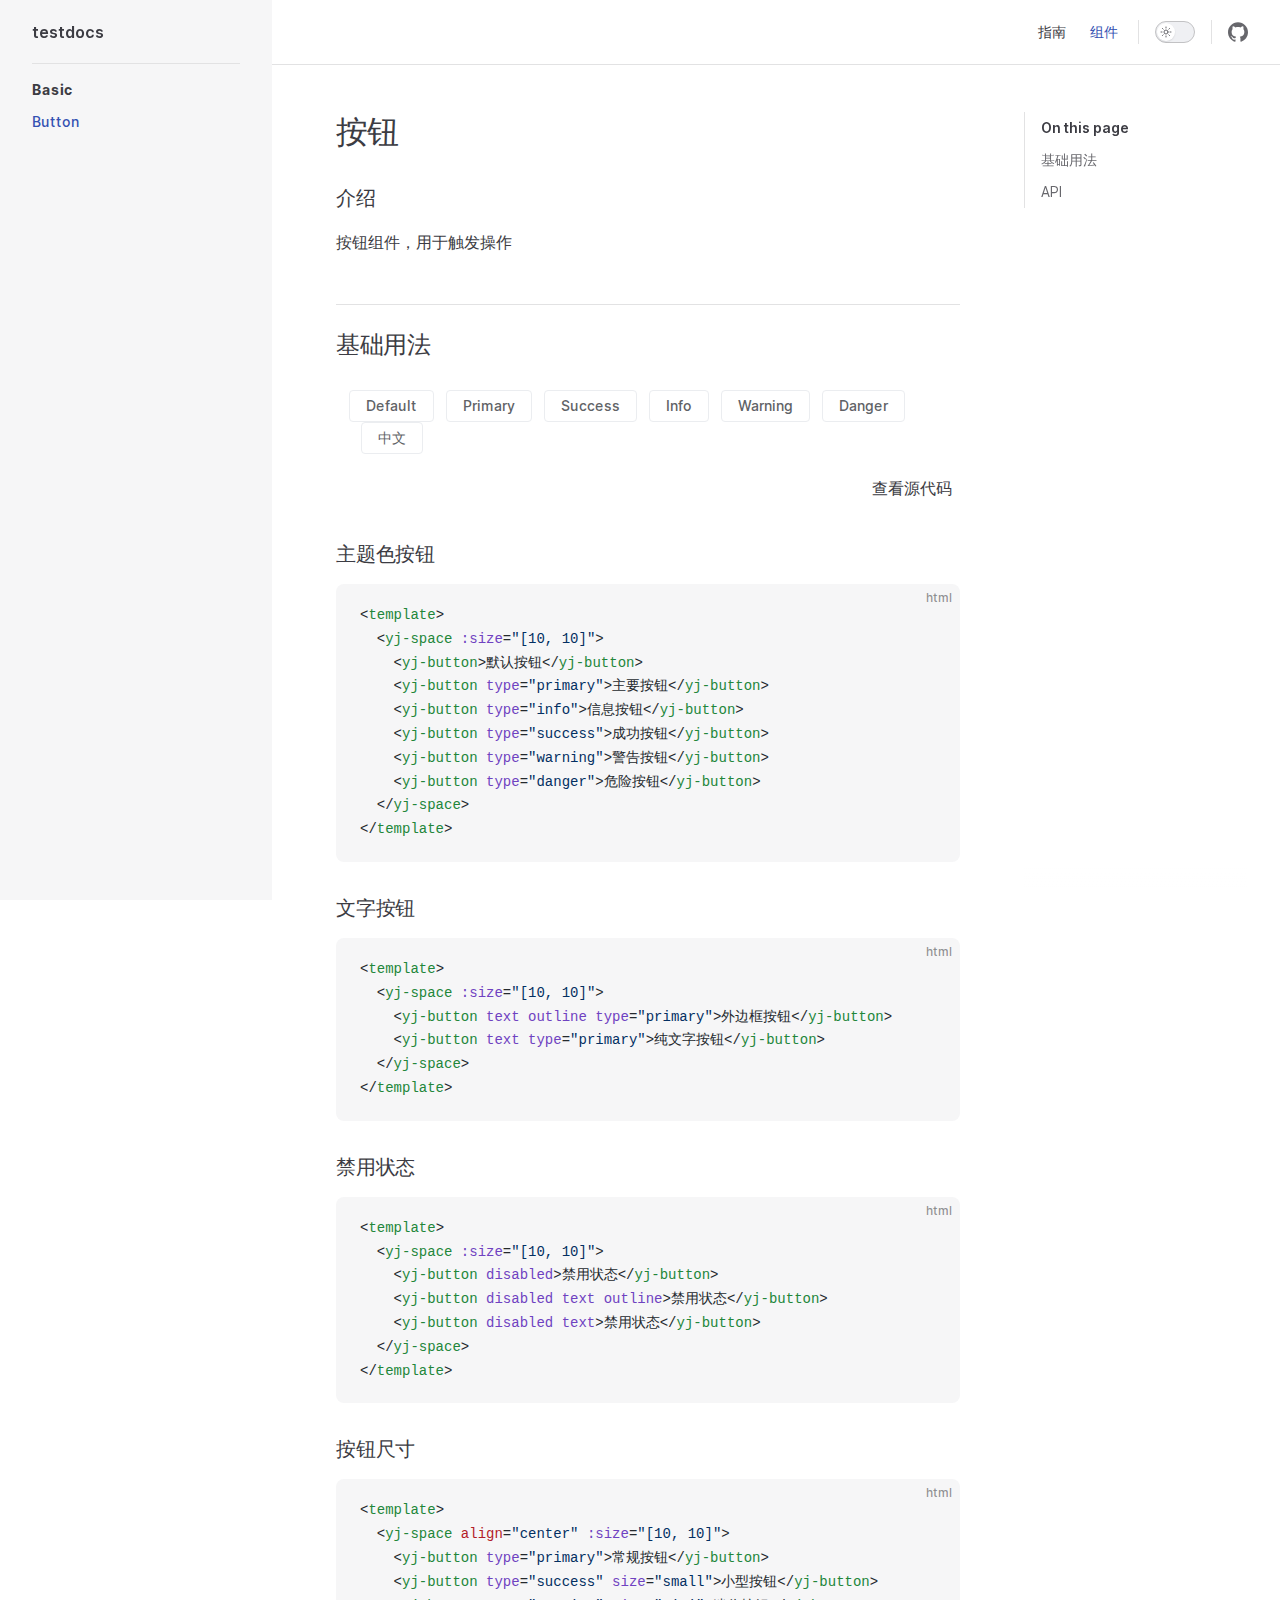
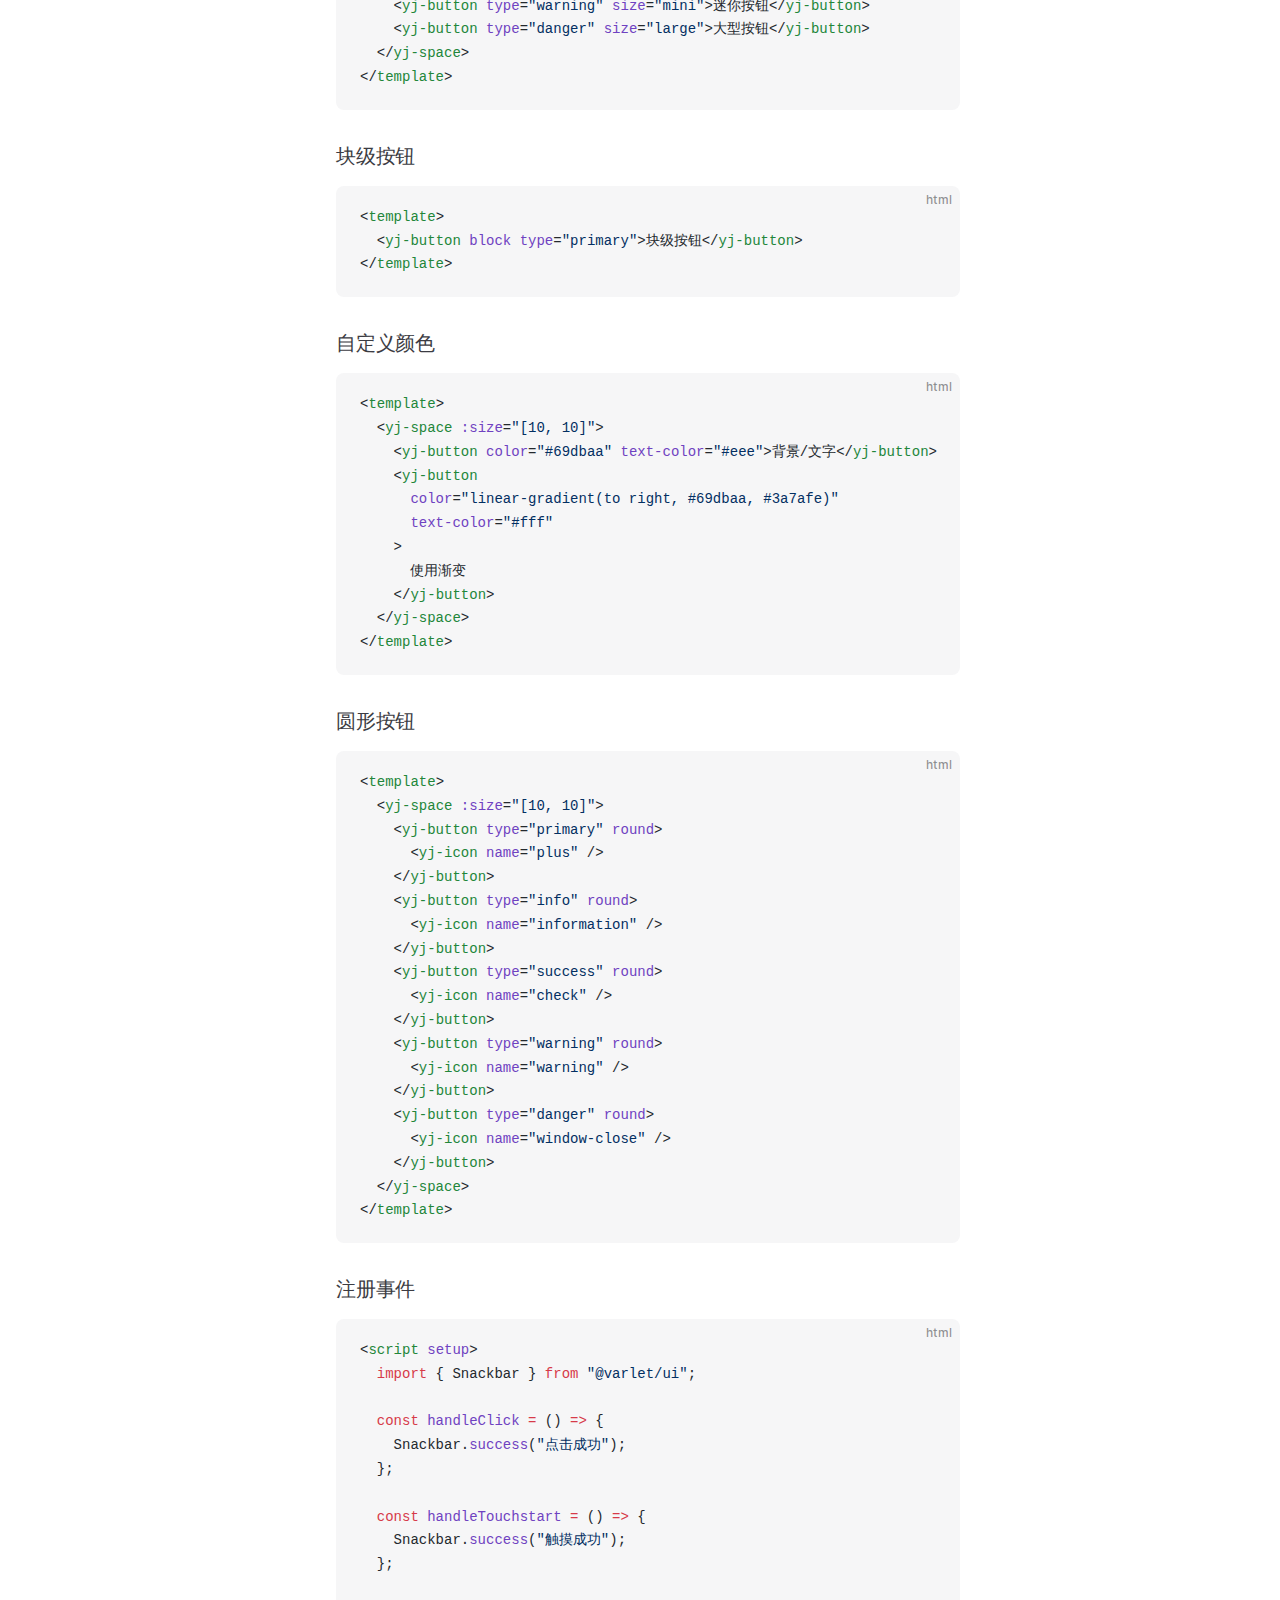
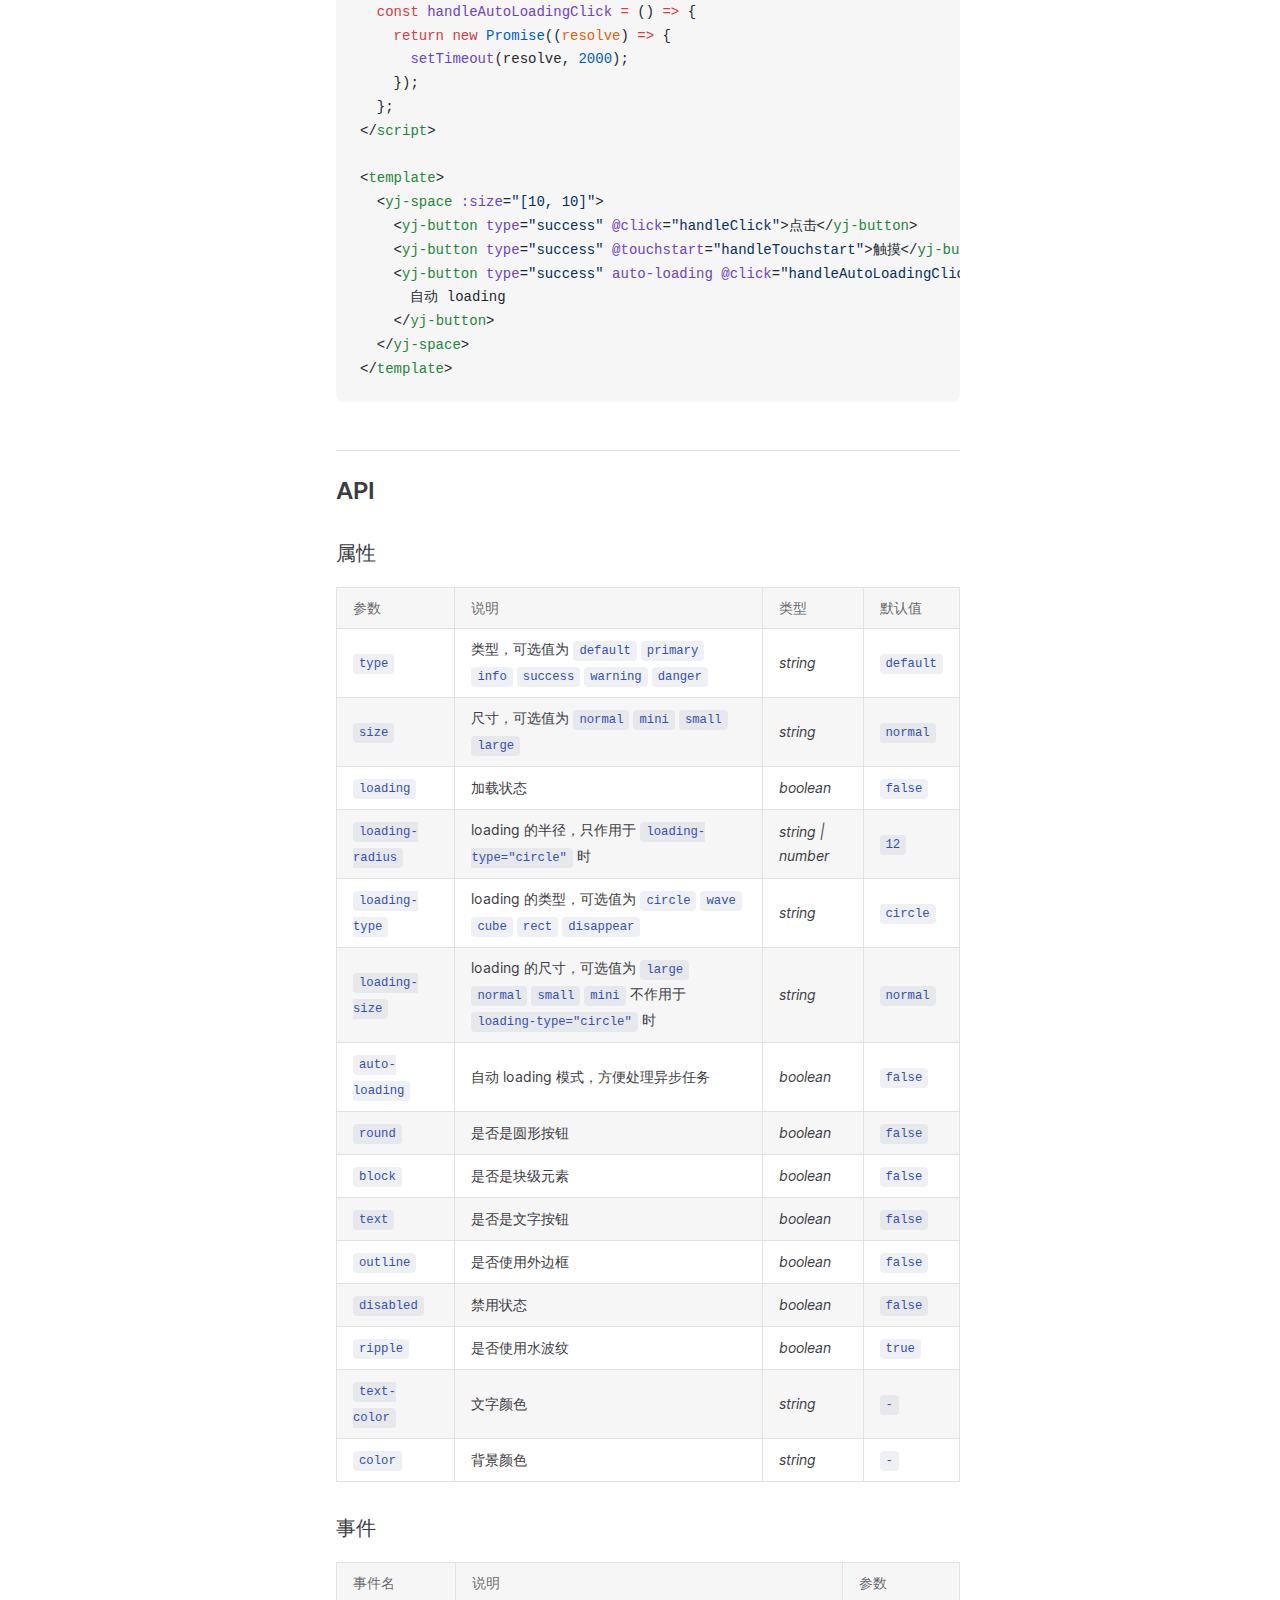
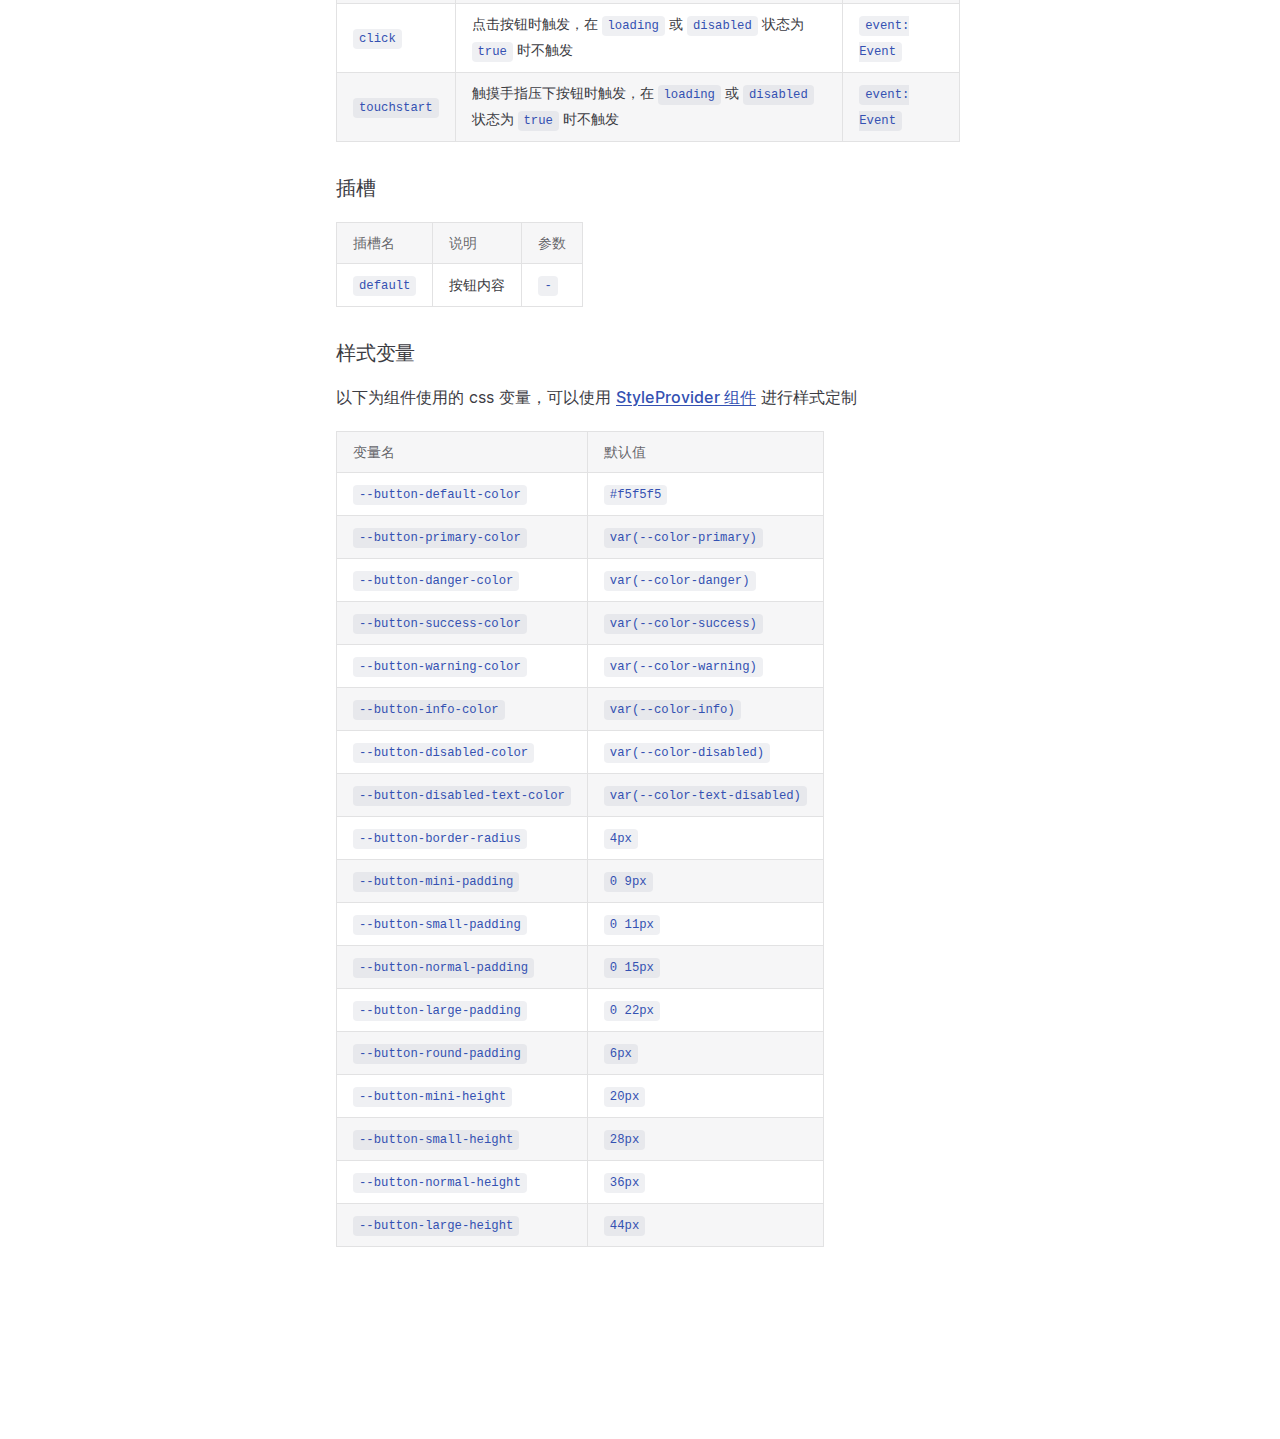
<file: component/button.html>
<!DOCTYPE html>
<html lang="en-US" dir="ltr">
  <head>
    <meta charset="utf-8">
    <meta name="viewport" content="width=device-width,initial-scale=1">
    <title>按钮 | testdocs</title>
    <meta name="description" content="A VitePress Site">
    <meta name="generator" content="VitePress v1.0.2">
    <link rel="preload stylesheet" href="/assets/style.CWOHXa1H.css" as="style">
    
    <script type="module" src="/assets/app.Cpb8bqCP.js"></script>
    <link rel="preload" href="/assets/inter-roman-latin.Bu8hRsVA.woff2" as="font" type="font/woff2" crossorigin="">
    <link rel="modulepreload" href="/assets/chunks/framework.DpWC0Bz_.js">
    <link rel="modulepreload" href="/assets/chunks/theme.Bx8dxxqh.js">
    <link rel="modulepreload" href="/assets/component_button.md.CDSWSUv8.lean.js">
    <script id="check-dark-mode">(()=>{const e=localStorage.getItem("vitepress-theme-appearance")||"auto",a=window.matchMedia("(prefers-color-scheme: dark)").matches;(!e||e==="auto"?a:e==="dark")&&document.documentElement.classList.add("dark")})();</script>
    <script id="check-mac-os">document.documentElement.classList.toggle("mac",/Mac|iPhone|iPod|iPad/i.test(navigator.platform));</script>
  </head>
  <body>
    <div id="app"><div class="Layout" data-v-77b2f014><!--[--><!--]--><!--[--><span tabindex="-1" data-v-6eff068d></span><a href="#VPContent" class="VPSkipLink visually-hidden" data-v-6eff068d> Skip to content </a><!--]--><!----><header class="VPNav" data-v-77b2f014 data-v-c6651d7b><div class="VPNavBar has-sidebar top" data-v-c6651d7b data-v-aa746108><div class="wrapper" data-v-aa746108><div class="container" data-v-aa746108><div class="title" data-v-aa746108><div class="VPNavBarTitle has-sidebar" data-v-aa746108 data-v-7adf8227><a class="title" href="/" data-v-7adf8227><!--[--><!--]--><!----><span data-v-7adf8227>testdocs</span><!--[--><!--]--></a></div></div><div class="content" data-v-aa746108><div class="content-body" data-v-aa746108><!--[--><!--]--><div class="VPNavBarSearch search" data-v-aa746108><!----></div><nav aria-labelledby="main-nav-aria-label" class="VPNavBarMenu menu" data-v-aa746108 data-v-3a51166b><span id="main-nav-aria-label" class="visually-hidden" data-v-3a51166b>Main Navigation</span><!--[--><!--[--><a class="VPLink link VPNavBarMenuLink" href="/guide/design.html" tabindex="0" data-v-3a51166b data-v-0d3abeb3><!--[--><span data-v-0d3abeb3>指南</span><!--]--></a><!--]--><!--[--><a class="VPLink link VPNavBarMenuLink active" href="/component/button.html" tabindex="0" data-v-3a51166b data-v-0d3abeb3><!--[--><span data-v-0d3abeb3>组件</span><!--]--></a><!--]--><!--]--></nav><!----><div class="VPNavBarAppearance appearance" data-v-aa746108 data-v-9e0172ac><button class="VPSwitch VPSwitchAppearance" type="button" role="switch" title="Switch to dark theme" aria-checked="false" data-v-9e0172ac data-v-ded5b866 data-v-da1d4b88><span class="check" data-v-da1d4b88><span class="icon" data-v-da1d4b88><!--[--><span class="vpi-sun sun" data-v-ded5b866></span><span class="vpi-moon moon" data-v-ded5b866></span><!--]--></span></span></button></div><div class="VPSocialLinks VPNavBarSocialLinks social-links" data-v-aa746108 data-v-839f04a4 data-v-96273148><!--[--><a class="VPSocialLink no-icon" href="https://github.com/vuejs/vitepress" aria-label="github" target="_blank" rel="noopener" data-v-96273148 data-v-4d2d8ed0><span class="vpi-social-github" /></a><!--]--></div><div class="VPFlyout VPNavBarExtra extra" data-v-aa746108 data-v-a1814a99 data-v-80e27e1b><button type="button" class="button" aria-haspopup="true" aria-expanded="false" aria-label="extra navigation" data-v-80e27e1b><span class="vpi-more-horizontal icon" data-v-80e27e1b></span></button><div class="menu" data-v-80e27e1b><div class="VPMenu" data-v-80e27e1b data-v-8c187b38><!----><!--[--><!--[--><!----><div class="group" data-v-a1814a99><div class="item appearance" data-v-a1814a99><p class="label" data-v-a1814a99>Appearance</p><div class="appearance-action" data-v-a1814a99><button class="VPSwitch VPSwitchAppearance" type="button" role="switch" title="Switch to dark theme" aria-checked="false" data-v-a1814a99 data-v-ded5b866 data-v-da1d4b88><span class="check" data-v-da1d4b88><span class="icon" data-v-da1d4b88><!--[--><span class="vpi-sun sun" data-v-ded5b866></span><span class="vpi-moon moon" data-v-ded5b866></span><!--]--></span></span></button></div></div></div><div class="group" data-v-a1814a99><div class="item social-links" data-v-a1814a99><div class="VPSocialLinks social-links-list" data-v-a1814a99 data-v-96273148><!--[--><a class="VPSocialLink no-icon" href="https://github.com/vuejs/vitepress" aria-label="github" target="_blank" rel="noopener" data-v-96273148 data-v-4d2d8ed0><span class="vpi-social-github" /></a><!--]--></div></div></div><!--]--><!--]--></div></div></div><!--[--><!--]--><button type="button" class="VPNavBarHamburger hamburger" aria-label="mobile navigation" aria-expanded="false" aria-controls="VPNavScreen" data-v-aa746108 data-v-9141b4ae><span class="container" data-v-9141b4ae><span class="top" data-v-9141b4ae></span><span class="middle" data-v-9141b4ae></span><span class="bottom" data-v-9141b4ae></span></span></button></div></div></div></div><div class="divider" data-v-aa746108><div class="divider-line" data-v-aa746108></div></div></div><!----></header><div class="VPLocalNav has-sidebar empty" data-v-77b2f014 data-v-d71665c8><div class="container" data-v-d71665c8><button class="menu" aria-expanded="false" aria-controls="VPSidebarNav" data-v-d71665c8><span class="vpi-align-left menu-icon" data-v-d71665c8></span><span class="menu-text" data-v-d71665c8>Menu</span></button><div class="VPLocalNavOutlineDropdown" style="--vp-vh:0px;" data-v-d71665c8 data-v-c5755dae><button data-v-c5755dae>Return to top</button><!----></div></div></div><aside class="VPSidebar" data-v-77b2f014 data-v-f2259af1><div class="curtain" data-v-f2259af1></div><nav class="nav" id="VPSidebarNav" aria-labelledby="sidebar-aria-label" tabindex="-1" data-v-f2259af1><span class="visually-hidden" id="sidebar-aria-label" data-v-f2259af1> Sidebar Navigation </span><!--[--><!--]--><!--[--><div class="group" data-v-f2259af1><section class="VPSidebarItem level-0 has-active" data-v-f2259af1 data-v-6cc94ad3><div class="item" role="button" tabindex="0" data-v-6cc94ad3><div class="indicator" data-v-6cc94ad3></div><h2 class="text" data-v-6cc94ad3>Basic</h2><!----></div><div class="items" data-v-6cc94ad3><!--[--><div class="VPSidebarItem level-1 is-link" data-v-6cc94ad3 data-v-6cc94ad3><div class="item" data-v-6cc94ad3><div class="indicator" data-v-6cc94ad3></div><a class="VPLink link link" href="/component/button.html" data-v-6cc94ad3><!--[--><p class="text" data-v-6cc94ad3>Button</p><!--]--></a><!----></div><!----></div><!--]--></div></section></div><!--]--><!--[--><!--]--></nav></aside><div class="VPContent has-sidebar" id="VPContent" data-v-77b2f014 data-v-bfa84a19><div class="VPDoc has-sidebar has-aside" data-v-bfa84a19 data-v-7989fd00><!--[--><!--]--><div class="container" data-v-7989fd00><div class="aside" data-v-7989fd00><div class="aside-curtain" data-v-7989fd00></div><div class="aside-container" data-v-7989fd00><div class="aside-content" data-v-7989fd00><div class="VPDocAside" data-v-7989fd00 data-v-6fb9e211><!--[--><!--]--><!--[--><!--]--><div class="VPDocAsideOutline" role="navigation" data-v-6fb9e211 data-v-78053912><div class="content" data-v-78053912><div class="outline-marker" data-v-78053912></div><div class="outline-title" role="heading" aria-level="2" data-v-78053912>On this page</div><nav aria-labelledby="doc-outline-aria-label" data-v-78053912><span class="visually-hidden" id="doc-outline-aria-label" data-v-78053912> Table of Contents for current page </span><ul class="VPDocOutlineItem root" data-v-78053912 data-v-18eced7f><!--[--><!--]--></ul></nav></div></div><!--[--><!--]--><div class="spacer" data-v-6fb9e211></div><!--[--><!--]--><!----><!--[--><!--]--><!--[--><!--]--></div></div></div></div><div class="content" data-v-7989fd00><div class="content-container" data-v-7989fd00><!--[--><!--]--><main class="main" data-v-7989fd00><div style="position:relative;" class="vp-doc _component_button" data-v-7989fd00><div><h1 id="按钮" tabindex="-1">按钮 <a class="header-anchor" href="#按钮" aria-label="Permalink to &quot;按钮&quot;">​</a></h1><h3 id="介绍" tabindex="-1">介绍 <a class="header-anchor" href="#介绍" aria-label="Permalink to &quot;介绍&quot;">​</a></h3><p>按钮组件，用于触发操作</p><h2 id="基础用法" tabindex="-1">基础用法 <a class="header-anchor" href="#基础用法" aria-label="Permalink to &quot;基础用法&quot;">​</a></h2><div><p text="sm"><p>使用 <code>type</code>、<code>plain</code>、<code>round</code> 和 <code>circle</code> 来定义按钮的样式。</p>
</p><div class="example"><div class="example-showcase"><div class="mb-4"><button class="yj-button"><!--[-->Default<!--]--></button><button class="yj-button" type="primary"><!--[-->Primary<!--]--></button><button class="yj-button" type="success"><!--[-->Success<!--]--></button><button class="yj-button" type="info"><!--[-->Info<!--]--></button><button class="yj-button" type="warning"><!--[-->Warning<!--]--></button><button class="yj-button" type="danger"><!--[-->Danger<!--]--></button><button class="yj-button"><!--[-->中文<!--]--></button></div></div><div class="van-divider"></div><div class="op-btns"><span class="op-btn">查看源代码</span></div><div style="display:none;"></div><div style="display:none;" class="example-source-wrapper"><div class="example-source language-vue"><pre v-pre><code><span class="token tag"><span class="token tag"><span class="token punctuation">&lt;</span>template</span><span class="token punctuation">></span></span>
  <span class="token tag"><span class="token tag"><span class="token punctuation">&lt;</span>div</span> <span class="token attr-name">class</span><span class="token attr-value"><span class="token punctuation attr-equals">=</span><span class="token punctuation">"</span>mb-4<span class="token punctuation">"</span></span><span class="token punctuation">></span></span>
    <span class="token tag"><span class="token tag"><span class="token punctuation">&lt;</span>yj-button</span><span class="token punctuation">></span></span>Default<span class="token tag"><span class="token tag"><span class="token punctuation">&lt;/</span>yj-button</span><span class="token punctuation">></span></span>
    <span class="token tag"><span class="token tag"><span class="token punctuation">&lt;</span>yj-button</span> <span class="token attr-name">type</span><span class="token attr-value"><span class="token punctuation attr-equals">=</span><span class="token punctuation">"</span>primary<span class="token punctuation">"</span></span><span class="token punctuation">></span></span>Primary<span class="token tag"><span class="token tag"><span class="token punctuation">&lt;/</span>yj-button</span><span class="token punctuation">></span></span>
    <span class="token tag"><span class="token tag"><span class="token punctuation">&lt;</span>yj-button</span> <span class="token attr-name">type</span><span class="token attr-value"><span class="token punctuation attr-equals">=</span><span class="token punctuation">"</span>success<span class="token punctuation">"</span></span><span class="token punctuation">></span></span>Success<span class="token tag"><span class="token tag"><span class="token punctuation">&lt;/</span>yj-button</span><span class="token punctuation">></span></span>
    <span class="token tag"><span class="token tag"><span class="token punctuation">&lt;</span>yj-button</span> <span class="token attr-name">type</span><span class="token attr-value"><span class="token punctuation attr-equals">=</span><span class="token punctuation">"</span>info<span class="token punctuation">"</span></span><span class="token punctuation">></span></span>Info<span class="token tag"><span class="token tag"><span class="token punctuation">&lt;/</span>yj-button</span><span class="token punctuation">></span></span>
    <span class="token tag"><span class="token tag"><span class="token punctuation">&lt;</span>yj-button</span> <span class="token attr-name">type</span><span class="token attr-value"><span class="token punctuation attr-equals">=</span><span class="token punctuation">"</span>warning<span class="token punctuation">"</span></span><span class="token punctuation">></span></span>Warning<span class="token tag"><span class="token tag"><span class="token punctuation">&lt;/</span>yj-button</span><span class="token punctuation">></span></span>
    <span class="token tag"><span class="token tag"><span class="token punctuation">&lt;</span>yj-button</span> <span class="token attr-name">type</span><span class="token attr-value"><span class="token punctuation attr-equals">=</span><span class="token punctuation">"</span>danger<span class="token punctuation">"</span></span><span class="token punctuation">></span></span>Danger<span class="token tag"><span class="token tag"><span class="token punctuation">&lt;/</span>yj-button</span><span class="token punctuation">></span></span>
    <span class="token tag"><span class="token tag"><span class="token punctuation">&lt;</span>yj-button</span><span class="token punctuation">></span></span>中文<span class="token tag"><span class="token tag"><span class="token punctuation">&lt;/</span>yj-button</span><span class="token punctuation">></span></span>
  <span class="token tag"><span class="token tag"><span class="token punctuation">&lt;/</span>div</span><span class="token punctuation">></span></span>
<span class="token tag"><span class="token tag"><span class="token punctuation">&lt;/</span>template</span><span class="token punctuation">></span></span></code></pre></div></div><div style="display:none;" class="example-float-control"><span>隐藏代码</span></div></div></div><h3 id="主题色按钮" tabindex="-1">主题色按钮 <a class="header-anchor" href="#主题色按钮" aria-label="Permalink to &quot;主题色按钮&quot;">​</a></h3><div class="language-html vp-adaptive-theme"><button title="Copy Code" class="copy"></button><span class="lang">html</span><pre class="shiki shiki-themes github-light github-dark vp-code"><code><span class="line"><span style="--shiki-light:#24292E;--shiki-dark:#E1E4E8;">&lt;</span><span style="--shiki-light:#22863A;--shiki-dark:#85E89D;">template</span><span style="--shiki-light:#24292E;--shiki-dark:#E1E4E8;">&gt;</span></span>
<span class="line"><span style="--shiki-light:#24292E;--shiki-dark:#E1E4E8;">  &lt;</span><span style="--shiki-light:#22863A;--shiki-dark:#85E89D;">yj-space</span><span style="--shiki-light:#6F42C1;--shiki-dark:#B392F0;"> :size</span><span style="--shiki-light:#24292E;--shiki-dark:#E1E4E8;">=</span><span style="--shiki-light:#032F62;--shiki-dark:#9ECBFF;">&quot;[10, 10]&quot;</span><span style="--shiki-light:#24292E;--shiki-dark:#E1E4E8;">&gt;</span></span>
<span class="line"><span style="--shiki-light:#24292E;--shiki-dark:#E1E4E8;">    &lt;</span><span style="--shiki-light:#22863A;--shiki-dark:#85E89D;">yj-button</span><span style="--shiki-light:#24292E;--shiki-dark:#E1E4E8;">&gt;默认按钮&lt;/</span><span style="--shiki-light:#22863A;--shiki-dark:#85E89D;">yj-button</span><span style="--shiki-light:#24292E;--shiki-dark:#E1E4E8;">&gt;</span></span>
<span class="line"><span style="--shiki-light:#24292E;--shiki-dark:#E1E4E8;">    &lt;</span><span style="--shiki-light:#22863A;--shiki-dark:#85E89D;">yj-button</span><span style="--shiki-light:#6F42C1;--shiki-dark:#B392F0;"> type</span><span style="--shiki-light:#24292E;--shiki-dark:#E1E4E8;">=</span><span style="--shiki-light:#032F62;--shiki-dark:#9ECBFF;">&quot;primary&quot;</span><span style="--shiki-light:#24292E;--shiki-dark:#E1E4E8;">&gt;主要按钮&lt;/</span><span style="--shiki-light:#22863A;--shiki-dark:#85E89D;">yj-button</span><span style="--shiki-light:#24292E;--shiki-dark:#E1E4E8;">&gt;</span></span>
<span class="line"><span style="--shiki-light:#24292E;--shiki-dark:#E1E4E8;">    &lt;</span><span style="--shiki-light:#22863A;--shiki-dark:#85E89D;">yj-button</span><span style="--shiki-light:#6F42C1;--shiki-dark:#B392F0;"> type</span><span style="--shiki-light:#24292E;--shiki-dark:#E1E4E8;">=</span><span style="--shiki-light:#032F62;--shiki-dark:#9ECBFF;">&quot;info&quot;</span><span style="--shiki-light:#24292E;--shiki-dark:#E1E4E8;">&gt;信息按钮&lt;/</span><span style="--shiki-light:#22863A;--shiki-dark:#85E89D;">yj-button</span><span style="--shiki-light:#24292E;--shiki-dark:#E1E4E8;">&gt;</span></span>
<span class="line"><span style="--shiki-light:#24292E;--shiki-dark:#E1E4E8;">    &lt;</span><span style="--shiki-light:#22863A;--shiki-dark:#85E89D;">yj-button</span><span style="--shiki-light:#6F42C1;--shiki-dark:#B392F0;"> type</span><span style="--shiki-light:#24292E;--shiki-dark:#E1E4E8;">=</span><span style="--shiki-light:#032F62;--shiki-dark:#9ECBFF;">&quot;success&quot;</span><span style="--shiki-light:#24292E;--shiki-dark:#E1E4E8;">&gt;成功按钮&lt;/</span><span style="--shiki-light:#22863A;--shiki-dark:#85E89D;">yj-button</span><span style="--shiki-light:#24292E;--shiki-dark:#E1E4E8;">&gt;</span></span>
<span class="line"><span style="--shiki-light:#24292E;--shiki-dark:#E1E4E8;">    &lt;</span><span style="--shiki-light:#22863A;--shiki-dark:#85E89D;">yj-button</span><span style="--shiki-light:#6F42C1;--shiki-dark:#B392F0;"> type</span><span style="--shiki-light:#24292E;--shiki-dark:#E1E4E8;">=</span><span style="--shiki-light:#032F62;--shiki-dark:#9ECBFF;">&quot;warning&quot;</span><span style="--shiki-light:#24292E;--shiki-dark:#E1E4E8;">&gt;警告按钮&lt;/</span><span style="--shiki-light:#22863A;--shiki-dark:#85E89D;">yj-button</span><span style="--shiki-light:#24292E;--shiki-dark:#E1E4E8;">&gt;</span></span>
<span class="line"><span style="--shiki-light:#24292E;--shiki-dark:#E1E4E8;">    &lt;</span><span style="--shiki-light:#22863A;--shiki-dark:#85E89D;">yj-button</span><span style="--shiki-light:#6F42C1;--shiki-dark:#B392F0;"> type</span><span style="--shiki-light:#24292E;--shiki-dark:#E1E4E8;">=</span><span style="--shiki-light:#032F62;--shiki-dark:#9ECBFF;">&quot;danger&quot;</span><span style="--shiki-light:#24292E;--shiki-dark:#E1E4E8;">&gt;危险按钮&lt;/</span><span style="--shiki-light:#22863A;--shiki-dark:#85E89D;">yj-button</span><span style="--shiki-light:#24292E;--shiki-dark:#E1E4E8;">&gt;</span></span>
<span class="line"><span style="--shiki-light:#24292E;--shiki-dark:#E1E4E8;">  &lt;/</span><span style="--shiki-light:#22863A;--shiki-dark:#85E89D;">yj-space</span><span style="--shiki-light:#24292E;--shiki-dark:#E1E4E8;">&gt;</span></span>
<span class="line"><span style="--shiki-light:#24292E;--shiki-dark:#E1E4E8;">&lt;/</span><span style="--shiki-light:#22863A;--shiki-dark:#85E89D;">template</span><span style="--shiki-light:#24292E;--shiki-dark:#E1E4E8;">&gt;</span></span></code></pre></div><h3 id="文字按钮" tabindex="-1">文字按钮 <a class="header-anchor" href="#文字按钮" aria-label="Permalink to &quot;文字按钮&quot;">​</a></h3><div class="language-html vp-adaptive-theme"><button title="Copy Code" class="copy"></button><span class="lang">html</span><pre class="shiki shiki-themes github-light github-dark vp-code"><code><span class="line"><span style="--shiki-light:#24292E;--shiki-dark:#E1E4E8;">&lt;</span><span style="--shiki-light:#22863A;--shiki-dark:#85E89D;">template</span><span style="--shiki-light:#24292E;--shiki-dark:#E1E4E8;">&gt;</span></span>
<span class="line"><span style="--shiki-light:#24292E;--shiki-dark:#E1E4E8;">  &lt;</span><span style="--shiki-light:#22863A;--shiki-dark:#85E89D;">yj-space</span><span style="--shiki-light:#6F42C1;--shiki-dark:#B392F0;"> :size</span><span style="--shiki-light:#24292E;--shiki-dark:#E1E4E8;">=</span><span style="--shiki-light:#032F62;--shiki-dark:#9ECBFF;">&quot;[10, 10]&quot;</span><span style="--shiki-light:#24292E;--shiki-dark:#E1E4E8;">&gt;</span></span>
<span class="line"><span style="--shiki-light:#24292E;--shiki-dark:#E1E4E8;">    &lt;</span><span style="--shiki-light:#22863A;--shiki-dark:#85E89D;">yj-button</span><span style="--shiki-light:#6F42C1;--shiki-dark:#B392F0;"> text</span><span style="--shiki-light:#6F42C1;--shiki-dark:#B392F0;"> outline</span><span style="--shiki-light:#6F42C1;--shiki-dark:#B392F0;"> type</span><span style="--shiki-light:#24292E;--shiki-dark:#E1E4E8;">=</span><span style="--shiki-light:#032F62;--shiki-dark:#9ECBFF;">&quot;primary&quot;</span><span style="--shiki-light:#24292E;--shiki-dark:#E1E4E8;">&gt;外边框按钮&lt;/</span><span style="--shiki-light:#22863A;--shiki-dark:#85E89D;">yj-button</span><span style="--shiki-light:#24292E;--shiki-dark:#E1E4E8;">&gt;</span></span>
<span class="line"><span style="--shiki-light:#24292E;--shiki-dark:#E1E4E8;">    &lt;</span><span style="--shiki-light:#22863A;--shiki-dark:#85E89D;">yj-button</span><span style="--shiki-light:#6F42C1;--shiki-dark:#B392F0;"> text</span><span style="--shiki-light:#6F42C1;--shiki-dark:#B392F0;"> type</span><span style="--shiki-light:#24292E;--shiki-dark:#E1E4E8;">=</span><span style="--shiki-light:#032F62;--shiki-dark:#9ECBFF;">&quot;primary&quot;</span><span style="--shiki-light:#24292E;--shiki-dark:#E1E4E8;">&gt;纯文字按钮&lt;/</span><span style="--shiki-light:#22863A;--shiki-dark:#85E89D;">yj-button</span><span style="--shiki-light:#24292E;--shiki-dark:#E1E4E8;">&gt;</span></span>
<span class="line"><span style="--shiki-light:#24292E;--shiki-dark:#E1E4E8;">  &lt;/</span><span style="--shiki-light:#22863A;--shiki-dark:#85E89D;">yj-space</span><span style="--shiki-light:#24292E;--shiki-dark:#E1E4E8;">&gt;</span></span>
<span class="line"><span style="--shiki-light:#24292E;--shiki-dark:#E1E4E8;">&lt;/</span><span style="--shiki-light:#22863A;--shiki-dark:#85E89D;">template</span><span style="--shiki-light:#24292E;--shiki-dark:#E1E4E8;">&gt;</span></span></code></pre></div><h3 id="禁用状态" tabindex="-1">禁用状态 <a class="header-anchor" href="#禁用状态" aria-label="Permalink to &quot;禁用状态&quot;">​</a></h3><div class="language-html vp-adaptive-theme"><button title="Copy Code" class="copy"></button><span class="lang">html</span><pre class="shiki shiki-themes github-light github-dark vp-code"><code><span class="line"><span style="--shiki-light:#24292E;--shiki-dark:#E1E4E8;">&lt;</span><span style="--shiki-light:#22863A;--shiki-dark:#85E89D;">template</span><span style="--shiki-light:#24292E;--shiki-dark:#E1E4E8;">&gt;</span></span>
<span class="line"><span style="--shiki-light:#24292E;--shiki-dark:#E1E4E8;">  &lt;</span><span style="--shiki-light:#22863A;--shiki-dark:#85E89D;">yj-space</span><span style="--shiki-light:#6F42C1;--shiki-dark:#B392F0;"> :size</span><span style="--shiki-light:#24292E;--shiki-dark:#E1E4E8;">=</span><span style="--shiki-light:#032F62;--shiki-dark:#9ECBFF;">&quot;[10, 10]&quot;</span><span style="--shiki-light:#24292E;--shiki-dark:#E1E4E8;">&gt;</span></span>
<span class="line"><span style="--shiki-light:#24292E;--shiki-dark:#E1E4E8;">    &lt;</span><span style="--shiki-light:#22863A;--shiki-dark:#85E89D;">yj-button</span><span style="--shiki-light:#6F42C1;--shiki-dark:#B392F0;"> disabled</span><span style="--shiki-light:#24292E;--shiki-dark:#E1E4E8;">&gt;禁用状态&lt;/</span><span style="--shiki-light:#22863A;--shiki-dark:#85E89D;">yj-button</span><span style="--shiki-light:#24292E;--shiki-dark:#E1E4E8;">&gt;</span></span>
<span class="line"><span style="--shiki-light:#24292E;--shiki-dark:#E1E4E8;">    &lt;</span><span style="--shiki-light:#22863A;--shiki-dark:#85E89D;">yj-button</span><span style="--shiki-light:#6F42C1;--shiki-dark:#B392F0;"> disabled</span><span style="--shiki-light:#6F42C1;--shiki-dark:#B392F0;"> text</span><span style="--shiki-light:#6F42C1;--shiki-dark:#B392F0;"> outline</span><span style="--shiki-light:#24292E;--shiki-dark:#E1E4E8;">&gt;禁用状态&lt;/</span><span style="--shiki-light:#22863A;--shiki-dark:#85E89D;">yj-button</span><span style="--shiki-light:#24292E;--shiki-dark:#E1E4E8;">&gt;</span></span>
<span class="line"><span style="--shiki-light:#24292E;--shiki-dark:#E1E4E8;">    &lt;</span><span style="--shiki-light:#22863A;--shiki-dark:#85E89D;">yj-button</span><span style="--shiki-light:#6F42C1;--shiki-dark:#B392F0;"> disabled</span><span style="--shiki-light:#6F42C1;--shiki-dark:#B392F0;"> text</span><span style="--shiki-light:#24292E;--shiki-dark:#E1E4E8;">&gt;禁用状态&lt;/</span><span style="--shiki-light:#22863A;--shiki-dark:#85E89D;">yj-button</span><span style="--shiki-light:#24292E;--shiki-dark:#E1E4E8;">&gt;</span></span>
<span class="line"><span style="--shiki-light:#24292E;--shiki-dark:#E1E4E8;">  &lt;/</span><span style="--shiki-light:#22863A;--shiki-dark:#85E89D;">yj-space</span><span style="--shiki-light:#24292E;--shiki-dark:#E1E4E8;">&gt;</span></span>
<span class="line"><span style="--shiki-light:#24292E;--shiki-dark:#E1E4E8;">&lt;/</span><span style="--shiki-light:#22863A;--shiki-dark:#85E89D;">template</span><span style="--shiki-light:#24292E;--shiki-dark:#E1E4E8;">&gt;</span></span></code></pre></div><h3 id="按钮尺寸" tabindex="-1">按钮尺寸 <a class="header-anchor" href="#按钮尺寸" aria-label="Permalink to &quot;按钮尺寸&quot;">​</a></h3><div class="language-html vp-adaptive-theme"><button title="Copy Code" class="copy"></button><span class="lang">html</span><pre class="shiki shiki-themes github-light github-dark vp-code"><code><span class="line"><span style="--shiki-light:#24292E;--shiki-dark:#E1E4E8;">&lt;</span><span style="--shiki-light:#22863A;--shiki-dark:#85E89D;">template</span><span style="--shiki-light:#24292E;--shiki-dark:#E1E4E8;">&gt;</span></span>
<span class="line"><span style="--shiki-light:#24292E;--shiki-dark:#E1E4E8;">  &lt;</span><span style="--shiki-light:#22863A;--shiki-dark:#85E89D;">yj-space</span><span style="--shiki-light:#B31D28;--shiki-dark:#FDAEB7;--shiki-light-font-style:italic;--shiki-dark-font-style:italic;"> align</span><span style="--shiki-light:#24292E;--shiki-dark:#E1E4E8;">=</span><span style="--shiki-light:#032F62;--shiki-dark:#9ECBFF;">&quot;center&quot;</span><span style="--shiki-light:#6F42C1;--shiki-dark:#B392F0;"> :size</span><span style="--shiki-light:#24292E;--shiki-dark:#E1E4E8;">=</span><span style="--shiki-light:#032F62;--shiki-dark:#9ECBFF;">&quot;[10, 10]&quot;</span><span style="--shiki-light:#24292E;--shiki-dark:#E1E4E8;">&gt;</span></span>
<span class="line"><span style="--shiki-light:#24292E;--shiki-dark:#E1E4E8;">    &lt;</span><span style="--shiki-light:#22863A;--shiki-dark:#85E89D;">yj-button</span><span style="--shiki-light:#6F42C1;--shiki-dark:#B392F0;"> type</span><span style="--shiki-light:#24292E;--shiki-dark:#E1E4E8;">=</span><span style="--shiki-light:#032F62;--shiki-dark:#9ECBFF;">&quot;primary&quot;</span><span style="--shiki-light:#24292E;--shiki-dark:#E1E4E8;">&gt;常规按钮&lt;/</span><span style="--shiki-light:#22863A;--shiki-dark:#85E89D;">yj-button</span><span style="--shiki-light:#24292E;--shiki-dark:#E1E4E8;">&gt;</span></span>
<span class="line"><span style="--shiki-light:#24292E;--shiki-dark:#E1E4E8;">    &lt;</span><span style="--shiki-light:#22863A;--shiki-dark:#85E89D;">yj-button</span><span style="--shiki-light:#6F42C1;--shiki-dark:#B392F0;"> type</span><span style="--shiki-light:#24292E;--shiki-dark:#E1E4E8;">=</span><span style="--shiki-light:#032F62;--shiki-dark:#9ECBFF;">&quot;success&quot;</span><span style="--shiki-light:#6F42C1;--shiki-dark:#B392F0;"> size</span><span style="--shiki-light:#24292E;--shiki-dark:#E1E4E8;">=</span><span style="--shiki-light:#032F62;--shiki-dark:#9ECBFF;">&quot;small&quot;</span><span style="--shiki-light:#24292E;--shiki-dark:#E1E4E8;">&gt;小型按钮&lt;/</span><span style="--shiki-light:#22863A;--shiki-dark:#85E89D;">yj-button</span><span style="--shiki-light:#24292E;--shiki-dark:#E1E4E8;">&gt;</span></span>
<span class="line"><span style="--shiki-light:#24292E;--shiki-dark:#E1E4E8;">    &lt;</span><span style="--shiki-light:#22863A;--shiki-dark:#85E89D;">yj-button</span><span style="--shiki-light:#6F42C1;--shiki-dark:#B392F0;"> type</span><span style="--shiki-light:#24292E;--shiki-dark:#E1E4E8;">=</span><span style="--shiki-light:#032F62;--shiki-dark:#9ECBFF;">&quot;warning&quot;</span><span style="--shiki-light:#6F42C1;--shiki-dark:#B392F0;"> size</span><span style="--shiki-light:#24292E;--shiki-dark:#E1E4E8;">=</span><span style="--shiki-light:#032F62;--shiki-dark:#9ECBFF;">&quot;mini&quot;</span><span style="--shiki-light:#24292E;--shiki-dark:#E1E4E8;">&gt;迷你按钮&lt;/</span><span style="--shiki-light:#22863A;--shiki-dark:#85E89D;">yj-button</span><span style="--shiki-light:#24292E;--shiki-dark:#E1E4E8;">&gt;</span></span>
<span class="line"><span style="--shiki-light:#24292E;--shiki-dark:#E1E4E8;">    &lt;</span><span style="--shiki-light:#22863A;--shiki-dark:#85E89D;">yj-button</span><span style="--shiki-light:#6F42C1;--shiki-dark:#B392F0;"> type</span><span style="--shiki-light:#24292E;--shiki-dark:#E1E4E8;">=</span><span style="--shiki-light:#032F62;--shiki-dark:#9ECBFF;">&quot;danger&quot;</span><span style="--shiki-light:#6F42C1;--shiki-dark:#B392F0;"> size</span><span style="--shiki-light:#24292E;--shiki-dark:#E1E4E8;">=</span><span style="--shiki-light:#032F62;--shiki-dark:#9ECBFF;">&quot;large&quot;</span><span style="--shiki-light:#24292E;--shiki-dark:#E1E4E8;">&gt;大型按钮&lt;/</span><span style="--shiki-light:#22863A;--shiki-dark:#85E89D;">yj-button</span><span style="--shiki-light:#24292E;--shiki-dark:#E1E4E8;">&gt;</span></span>
<span class="line"><span style="--shiki-light:#24292E;--shiki-dark:#E1E4E8;">  &lt;/</span><span style="--shiki-light:#22863A;--shiki-dark:#85E89D;">yj-space</span><span style="--shiki-light:#24292E;--shiki-dark:#E1E4E8;">&gt;</span></span>
<span class="line"><span style="--shiki-light:#24292E;--shiki-dark:#E1E4E8;">&lt;/</span><span style="--shiki-light:#22863A;--shiki-dark:#85E89D;">template</span><span style="--shiki-light:#24292E;--shiki-dark:#E1E4E8;">&gt;</span></span></code></pre></div><h3 id="块级按钮" tabindex="-1">块级按钮 <a class="header-anchor" href="#块级按钮" aria-label="Permalink to &quot;块级按钮&quot;">​</a></h3><div class="language-html vp-adaptive-theme"><button title="Copy Code" class="copy"></button><span class="lang">html</span><pre class="shiki shiki-themes github-light github-dark vp-code"><code><span class="line"><span style="--shiki-light:#24292E;--shiki-dark:#E1E4E8;">&lt;</span><span style="--shiki-light:#22863A;--shiki-dark:#85E89D;">template</span><span style="--shiki-light:#24292E;--shiki-dark:#E1E4E8;">&gt;</span></span>
<span class="line"><span style="--shiki-light:#24292E;--shiki-dark:#E1E4E8;">  &lt;</span><span style="--shiki-light:#22863A;--shiki-dark:#85E89D;">yj-button</span><span style="--shiki-light:#6F42C1;--shiki-dark:#B392F0;"> block</span><span style="--shiki-light:#6F42C1;--shiki-dark:#B392F0;"> type</span><span style="--shiki-light:#24292E;--shiki-dark:#E1E4E8;">=</span><span style="--shiki-light:#032F62;--shiki-dark:#9ECBFF;">&quot;primary&quot;</span><span style="--shiki-light:#24292E;--shiki-dark:#E1E4E8;">&gt;块级按钮&lt;/</span><span style="--shiki-light:#22863A;--shiki-dark:#85E89D;">yj-button</span><span style="--shiki-light:#24292E;--shiki-dark:#E1E4E8;">&gt;</span></span>
<span class="line"><span style="--shiki-light:#24292E;--shiki-dark:#E1E4E8;">&lt;/</span><span style="--shiki-light:#22863A;--shiki-dark:#85E89D;">template</span><span style="--shiki-light:#24292E;--shiki-dark:#E1E4E8;">&gt;</span></span></code></pre></div><h3 id="自定义颜色" tabindex="-1">自定义颜色 <a class="header-anchor" href="#自定义颜色" aria-label="Permalink to &quot;自定义颜色&quot;">​</a></h3><div class="language-html vp-adaptive-theme"><button title="Copy Code" class="copy"></button><span class="lang">html</span><pre class="shiki shiki-themes github-light github-dark vp-code"><code><span class="line"><span style="--shiki-light:#24292E;--shiki-dark:#E1E4E8;">&lt;</span><span style="--shiki-light:#22863A;--shiki-dark:#85E89D;">template</span><span style="--shiki-light:#24292E;--shiki-dark:#E1E4E8;">&gt;</span></span>
<span class="line"><span style="--shiki-light:#24292E;--shiki-dark:#E1E4E8;">  &lt;</span><span style="--shiki-light:#22863A;--shiki-dark:#85E89D;">yj-space</span><span style="--shiki-light:#6F42C1;--shiki-dark:#B392F0;"> :size</span><span style="--shiki-light:#24292E;--shiki-dark:#E1E4E8;">=</span><span style="--shiki-light:#032F62;--shiki-dark:#9ECBFF;">&quot;[10, 10]&quot;</span><span style="--shiki-light:#24292E;--shiki-dark:#E1E4E8;">&gt;</span></span>
<span class="line"><span style="--shiki-light:#24292E;--shiki-dark:#E1E4E8;">    &lt;</span><span style="--shiki-light:#22863A;--shiki-dark:#85E89D;">yj-button</span><span style="--shiki-light:#6F42C1;--shiki-dark:#B392F0;"> color</span><span style="--shiki-light:#24292E;--shiki-dark:#E1E4E8;">=</span><span style="--shiki-light:#032F62;--shiki-dark:#9ECBFF;">&quot;#69dbaa&quot;</span><span style="--shiki-light:#6F42C1;--shiki-dark:#B392F0;"> text-color</span><span style="--shiki-light:#24292E;--shiki-dark:#E1E4E8;">=</span><span style="--shiki-light:#032F62;--shiki-dark:#9ECBFF;">&quot;#eee&quot;</span><span style="--shiki-light:#24292E;--shiki-dark:#E1E4E8;">&gt;背景/文字&lt;/</span><span style="--shiki-light:#22863A;--shiki-dark:#85E89D;">yj-button</span><span style="--shiki-light:#24292E;--shiki-dark:#E1E4E8;">&gt;</span></span>
<span class="line"><span style="--shiki-light:#24292E;--shiki-dark:#E1E4E8;">    &lt;</span><span style="--shiki-light:#22863A;--shiki-dark:#85E89D;">yj-button</span></span>
<span class="line"><span style="--shiki-light:#6F42C1;--shiki-dark:#B392F0;">      color</span><span style="--shiki-light:#24292E;--shiki-dark:#E1E4E8;">=</span><span style="--shiki-light:#032F62;--shiki-dark:#9ECBFF;">&quot;linear-gradient(to right, #69dbaa, #3a7afe)&quot;</span></span>
<span class="line"><span style="--shiki-light:#6F42C1;--shiki-dark:#B392F0;">      text-color</span><span style="--shiki-light:#24292E;--shiki-dark:#E1E4E8;">=</span><span style="--shiki-light:#032F62;--shiki-dark:#9ECBFF;">&quot;#fff&quot;</span></span>
<span class="line"><span style="--shiki-light:#24292E;--shiki-dark:#E1E4E8;">    &gt;</span></span>
<span class="line"><span style="--shiki-light:#24292E;--shiki-dark:#E1E4E8;">      使用渐变</span></span>
<span class="line"><span style="--shiki-light:#24292E;--shiki-dark:#E1E4E8;">    &lt;/</span><span style="--shiki-light:#22863A;--shiki-dark:#85E89D;">yj-button</span><span style="--shiki-light:#24292E;--shiki-dark:#E1E4E8;">&gt;</span></span>
<span class="line"><span style="--shiki-light:#24292E;--shiki-dark:#E1E4E8;">  &lt;/</span><span style="--shiki-light:#22863A;--shiki-dark:#85E89D;">yj-space</span><span style="--shiki-light:#24292E;--shiki-dark:#E1E4E8;">&gt;</span></span>
<span class="line"><span style="--shiki-light:#24292E;--shiki-dark:#E1E4E8;">&lt;/</span><span style="--shiki-light:#22863A;--shiki-dark:#85E89D;">template</span><span style="--shiki-light:#24292E;--shiki-dark:#E1E4E8;">&gt;</span></span></code></pre></div><h3 id="圆形按钮" tabindex="-1">圆形按钮 <a class="header-anchor" href="#圆形按钮" aria-label="Permalink to &quot;圆形按钮&quot;">​</a></h3><div class="language-html vp-adaptive-theme"><button title="Copy Code" class="copy"></button><span class="lang">html</span><pre class="shiki shiki-themes github-light github-dark vp-code"><code><span class="line"><span style="--shiki-light:#24292E;--shiki-dark:#E1E4E8;">&lt;</span><span style="--shiki-light:#22863A;--shiki-dark:#85E89D;">template</span><span style="--shiki-light:#24292E;--shiki-dark:#E1E4E8;">&gt;</span></span>
<span class="line"><span style="--shiki-light:#24292E;--shiki-dark:#E1E4E8;">  &lt;</span><span style="--shiki-light:#22863A;--shiki-dark:#85E89D;">yj-space</span><span style="--shiki-light:#6F42C1;--shiki-dark:#B392F0;"> :size</span><span style="--shiki-light:#24292E;--shiki-dark:#E1E4E8;">=</span><span style="--shiki-light:#032F62;--shiki-dark:#9ECBFF;">&quot;[10, 10]&quot;</span><span style="--shiki-light:#24292E;--shiki-dark:#E1E4E8;">&gt;</span></span>
<span class="line"><span style="--shiki-light:#24292E;--shiki-dark:#E1E4E8;">    &lt;</span><span style="--shiki-light:#22863A;--shiki-dark:#85E89D;">yj-button</span><span style="--shiki-light:#6F42C1;--shiki-dark:#B392F0;"> type</span><span style="--shiki-light:#24292E;--shiki-dark:#E1E4E8;">=</span><span style="--shiki-light:#032F62;--shiki-dark:#9ECBFF;">&quot;primary&quot;</span><span style="--shiki-light:#6F42C1;--shiki-dark:#B392F0;"> round</span><span style="--shiki-light:#24292E;--shiki-dark:#E1E4E8;">&gt;</span></span>
<span class="line"><span style="--shiki-light:#24292E;--shiki-dark:#E1E4E8;">      &lt;</span><span style="--shiki-light:#22863A;--shiki-dark:#85E89D;">yj-icon</span><span style="--shiki-light:#6F42C1;--shiki-dark:#B392F0;"> name</span><span style="--shiki-light:#24292E;--shiki-dark:#E1E4E8;">=</span><span style="--shiki-light:#032F62;--shiki-dark:#9ECBFF;">&quot;plus&quot;</span><span style="--shiki-light:#24292E;--shiki-dark:#E1E4E8;"> /&gt;</span></span>
<span class="line"><span style="--shiki-light:#24292E;--shiki-dark:#E1E4E8;">    &lt;/</span><span style="--shiki-light:#22863A;--shiki-dark:#85E89D;">yj-button</span><span style="--shiki-light:#24292E;--shiki-dark:#E1E4E8;">&gt;</span></span>
<span class="line"><span style="--shiki-light:#24292E;--shiki-dark:#E1E4E8;">    &lt;</span><span style="--shiki-light:#22863A;--shiki-dark:#85E89D;">yj-button</span><span style="--shiki-light:#6F42C1;--shiki-dark:#B392F0;"> type</span><span style="--shiki-light:#24292E;--shiki-dark:#E1E4E8;">=</span><span style="--shiki-light:#032F62;--shiki-dark:#9ECBFF;">&quot;info&quot;</span><span style="--shiki-light:#6F42C1;--shiki-dark:#B392F0;"> round</span><span style="--shiki-light:#24292E;--shiki-dark:#E1E4E8;">&gt;</span></span>
<span class="line"><span style="--shiki-light:#24292E;--shiki-dark:#E1E4E8;">      &lt;</span><span style="--shiki-light:#22863A;--shiki-dark:#85E89D;">yj-icon</span><span style="--shiki-light:#6F42C1;--shiki-dark:#B392F0;"> name</span><span style="--shiki-light:#24292E;--shiki-dark:#E1E4E8;">=</span><span style="--shiki-light:#032F62;--shiki-dark:#9ECBFF;">&quot;information&quot;</span><span style="--shiki-light:#24292E;--shiki-dark:#E1E4E8;"> /&gt;</span></span>
<span class="line"><span style="--shiki-light:#24292E;--shiki-dark:#E1E4E8;">    &lt;/</span><span style="--shiki-light:#22863A;--shiki-dark:#85E89D;">yj-button</span><span style="--shiki-light:#24292E;--shiki-dark:#E1E4E8;">&gt;</span></span>
<span class="line"><span style="--shiki-light:#24292E;--shiki-dark:#E1E4E8;">    &lt;</span><span style="--shiki-light:#22863A;--shiki-dark:#85E89D;">yj-button</span><span style="--shiki-light:#6F42C1;--shiki-dark:#B392F0;"> type</span><span style="--shiki-light:#24292E;--shiki-dark:#E1E4E8;">=</span><span style="--shiki-light:#032F62;--shiki-dark:#9ECBFF;">&quot;success&quot;</span><span style="--shiki-light:#6F42C1;--shiki-dark:#B392F0;"> round</span><span style="--shiki-light:#24292E;--shiki-dark:#E1E4E8;">&gt;</span></span>
<span class="line"><span style="--shiki-light:#24292E;--shiki-dark:#E1E4E8;">      &lt;</span><span style="--shiki-light:#22863A;--shiki-dark:#85E89D;">yj-icon</span><span style="--shiki-light:#6F42C1;--shiki-dark:#B392F0;"> name</span><span style="--shiki-light:#24292E;--shiki-dark:#E1E4E8;">=</span><span style="--shiki-light:#032F62;--shiki-dark:#9ECBFF;">&quot;check&quot;</span><span style="--shiki-light:#24292E;--shiki-dark:#E1E4E8;"> /&gt;</span></span>
<span class="line"><span style="--shiki-light:#24292E;--shiki-dark:#E1E4E8;">    &lt;/</span><span style="--shiki-light:#22863A;--shiki-dark:#85E89D;">yj-button</span><span style="--shiki-light:#24292E;--shiki-dark:#E1E4E8;">&gt;</span></span>
<span class="line"><span style="--shiki-light:#24292E;--shiki-dark:#E1E4E8;">    &lt;</span><span style="--shiki-light:#22863A;--shiki-dark:#85E89D;">yj-button</span><span style="--shiki-light:#6F42C1;--shiki-dark:#B392F0;"> type</span><span style="--shiki-light:#24292E;--shiki-dark:#E1E4E8;">=</span><span style="--shiki-light:#032F62;--shiki-dark:#9ECBFF;">&quot;warning&quot;</span><span style="--shiki-light:#6F42C1;--shiki-dark:#B392F0;"> round</span><span style="--shiki-light:#24292E;--shiki-dark:#E1E4E8;">&gt;</span></span>
<span class="line"><span style="--shiki-light:#24292E;--shiki-dark:#E1E4E8;">      &lt;</span><span style="--shiki-light:#22863A;--shiki-dark:#85E89D;">yj-icon</span><span style="--shiki-light:#6F42C1;--shiki-dark:#B392F0;"> name</span><span style="--shiki-light:#24292E;--shiki-dark:#E1E4E8;">=</span><span style="--shiki-light:#032F62;--shiki-dark:#9ECBFF;">&quot;warning&quot;</span><span style="--shiki-light:#24292E;--shiki-dark:#E1E4E8;"> /&gt;</span></span>
<span class="line"><span style="--shiki-light:#24292E;--shiki-dark:#E1E4E8;">    &lt;/</span><span style="--shiki-light:#22863A;--shiki-dark:#85E89D;">yj-button</span><span style="--shiki-light:#24292E;--shiki-dark:#E1E4E8;">&gt;</span></span>
<span class="line"><span style="--shiki-light:#24292E;--shiki-dark:#E1E4E8;">    &lt;</span><span style="--shiki-light:#22863A;--shiki-dark:#85E89D;">yj-button</span><span style="--shiki-light:#6F42C1;--shiki-dark:#B392F0;"> type</span><span style="--shiki-light:#24292E;--shiki-dark:#E1E4E8;">=</span><span style="--shiki-light:#032F62;--shiki-dark:#9ECBFF;">&quot;danger&quot;</span><span style="--shiki-light:#6F42C1;--shiki-dark:#B392F0;"> round</span><span style="--shiki-light:#24292E;--shiki-dark:#E1E4E8;">&gt;</span></span>
<span class="line"><span style="--shiki-light:#24292E;--shiki-dark:#E1E4E8;">      &lt;</span><span style="--shiki-light:#22863A;--shiki-dark:#85E89D;">yj-icon</span><span style="--shiki-light:#6F42C1;--shiki-dark:#B392F0;"> name</span><span style="--shiki-light:#24292E;--shiki-dark:#E1E4E8;">=</span><span style="--shiki-light:#032F62;--shiki-dark:#9ECBFF;">&quot;window-close&quot;</span><span style="--shiki-light:#24292E;--shiki-dark:#E1E4E8;"> /&gt;</span></span>
<span class="line"><span style="--shiki-light:#24292E;--shiki-dark:#E1E4E8;">    &lt;/</span><span style="--shiki-light:#22863A;--shiki-dark:#85E89D;">yj-button</span><span style="--shiki-light:#24292E;--shiki-dark:#E1E4E8;">&gt;</span></span>
<span class="line"><span style="--shiki-light:#24292E;--shiki-dark:#E1E4E8;">  &lt;/</span><span style="--shiki-light:#22863A;--shiki-dark:#85E89D;">yj-space</span><span style="--shiki-light:#24292E;--shiki-dark:#E1E4E8;">&gt;</span></span>
<span class="line"><span style="--shiki-light:#24292E;--shiki-dark:#E1E4E8;">&lt;/</span><span style="--shiki-light:#22863A;--shiki-dark:#85E89D;">template</span><span style="--shiki-light:#24292E;--shiki-dark:#E1E4E8;">&gt;</span></span></code></pre></div><h3 id="注册事件" tabindex="-1">注册事件 <a class="header-anchor" href="#注册事件" aria-label="Permalink to &quot;注册事件&quot;">​</a></h3><div class="language-html vp-adaptive-theme"><button title="Copy Code" class="copy"></button><span class="lang">html</span><pre class="shiki shiki-themes github-light github-dark vp-code"><code><span class="line"><span style="--shiki-light:#24292E;--shiki-dark:#E1E4E8;">&lt;</span><span style="--shiki-light:#22863A;--shiki-dark:#85E89D;">script</span><span style="--shiki-light:#6F42C1;--shiki-dark:#B392F0;"> setup</span><span style="--shiki-light:#24292E;--shiki-dark:#E1E4E8;">&gt;</span></span>
<span class="line"><span style="--shiki-light:#D73A49;--shiki-dark:#F97583;">  import</span><span style="--shiki-light:#24292E;--shiki-dark:#E1E4E8;"> { Snackbar } </span><span style="--shiki-light:#D73A49;--shiki-dark:#F97583;">from</span><span style="--shiki-light:#032F62;--shiki-dark:#9ECBFF;"> &quot;@varlet/ui&quot;</span><span style="--shiki-light:#24292E;--shiki-dark:#E1E4E8;">;</span></span>
<span class="line"></span>
<span class="line"><span style="--shiki-light:#D73A49;--shiki-dark:#F97583;">  const</span><span style="--shiki-light:#6F42C1;--shiki-dark:#B392F0;"> handleClick</span><span style="--shiki-light:#D73A49;--shiki-dark:#F97583;"> =</span><span style="--shiki-light:#24292E;--shiki-dark:#E1E4E8;"> () </span><span style="--shiki-light:#D73A49;--shiki-dark:#F97583;">=&gt;</span><span style="--shiki-light:#24292E;--shiki-dark:#E1E4E8;"> {</span></span>
<span class="line"><span style="--shiki-light:#24292E;--shiki-dark:#E1E4E8;">    Snackbar.</span><span style="--shiki-light:#6F42C1;--shiki-dark:#B392F0;">success</span><span style="--shiki-light:#24292E;--shiki-dark:#E1E4E8;">(</span><span style="--shiki-light:#032F62;--shiki-dark:#9ECBFF;">&quot;点击成功&quot;</span><span style="--shiki-light:#24292E;--shiki-dark:#E1E4E8;">);</span></span>
<span class="line"><span style="--shiki-light:#24292E;--shiki-dark:#E1E4E8;">  };</span></span>
<span class="line"></span>
<span class="line"><span style="--shiki-light:#D73A49;--shiki-dark:#F97583;">  const</span><span style="--shiki-light:#6F42C1;--shiki-dark:#B392F0;"> handleTouchstart</span><span style="--shiki-light:#D73A49;--shiki-dark:#F97583;"> =</span><span style="--shiki-light:#24292E;--shiki-dark:#E1E4E8;"> () </span><span style="--shiki-light:#D73A49;--shiki-dark:#F97583;">=&gt;</span><span style="--shiki-light:#24292E;--shiki-dark:#E1E4E8;"> {</span></span>
<span class="line"><span style="--shiki-light:#24292E;--shiki-dark:#E1E4E8;">    Snackbar.</span><span style="--shiki-light:#6F42C1;--shiki-dark:#B392F0;">success</span><span style="--shiki-light:#24292E;--shiki-dark:#E1E4E8;">(</span><span style="--shiki-light:#032F62;--shiki-dark:#9ECBFF;">&quot;触摸成功&quot;</span><span style="--shiki-light:#24292E;--shiki-dark:#E1E4E8;">);</span></span>
<span class="line"><span style="--shiki-light:#24292E;--shiki-dark:#E1E4E8;">  };</span></span>
<span class="line"></span>
<span class="line"><span style="--shiki-light:#D73A49;--shiki-dark:#F97583;">  const</span><span style="--shiki-light:#6F42C1;--shiki-dark:#B392F0;"> handleAutoLoadingClick</span><span style="--shiki-light:#D73A49;--shiki-dark:#F97583;"> =</span><span style="--shiki-light:#24292E;--shiki-dark:#E1E4E8;"> () </span><span style="--shiki-light:#D73A49;--shiki-dark:#F97583;">=&gt;</span><span style="--shiki-light:#24292E;--shiki-dark:#E1E4E8;"> {</span></span>
<span class="line"><span style="--shiki-light:#D73A49;--shiki-dark:#F97583;">    return</span><span style="--shiki-light:#D73A49;--shiki-dark:#F97583;"> new</span><span style="--shiki-light:#005CC5;--shiki-dark:#79B8FF;"> Promise</span><span style="--shiki-light:#24292E;--shiki-dark:#E1E4E8;">((</span><span style="--shiki-light:#E36209;--shiki-dark:#FFAB70;">resolve</span><span style="--shiki-light:#24292E;--shiki-dark:#E1E4E8;">) </span><span style="--shiki-light:#D73A49;--shiki-dark:#F97583;">=&gt;</span><span style="--shiki-light:#24292E;--shiki-dark:#E1E4E8;"> {</span></span>
<span class="line"><span style="--shiki-light:#6F42C1;--shiki-dark:#B392F0;">      setTimeout</span><span style="--shiki-light:#24292E;--shiki-dark:#E1E4E8;">(resolve, </span><span style="--shiki-light:#005CC5;--shiki-dark:#79B8FF;">2000</span><span style="--shiki-light:#24292E;--shiki-dark:#E1E4E8;">);</span></span>
<span class="line"><span style="--shiki-light:#24292E;--shiki-dark:#E1E4E8;">    });</span></span>
<span class="line"><span style="--shiki-light:#24292E;--shiki-dark:#E1E4E8;">  };</span></span>
<span class="line"><span style="--shiki-light:#24292E;--shiki-dark:#E1E4E8;">&lt;/</span><span style="--shiki-light:#22863A;--shiki-dark:#85E89D;">script</span><span style="--shiki-light:#24292E;--shiki-dark:#E1E4E8;">&gt;</span></span>
<span class="line"></span>
<span class="line"><span style="--shiki-light:#24292E;--shiki-dark:#E1E4E8;">&lt;</span><span style="--shiki-light:#22863A;--shiki-dark:#85E89D;">template</span><span style="--shiki-light:#24292E;--shiki-dark:#E1E4E8;">&gt;</span></span>
<span class="line"><span style="--shiki-light:#24292E;--shiki-dark:#E1E4E8;">  &lt;</span><span style="--shiki-light:#22863A;--shiki-dark:#85E89D;">yj-space</span><span style="--shiki-light:#6F42C1;--shiki-dark:#B392F0;"> :size</span><span style="--shiki-light:#24292E;--shiki-dark:#E1E4E8;">=</span><span style="--shiki-light:#032F62;--shiki-dark:#9ECBFF;">&quot;[10, 10]&quot;</span><span style="--shiki-light:#24292E;--shiki-dark:#E1E4E8;">&gt;</span></span>
<span class="line"><span style="--shiki-light:#24292E;--shiki-dark:#E1E4E8;">    &lt;</span><span style="--shiki-light:#22863A;--shiki-dark:#85E89D;">yj-button</span><span style="--shiki-light:#6F42C1;--shiki-dark:#B392F0;"> type</span><span style="--shiki-light:#24292E;--shiki-dark:#E1E4E8;">=</span><span style="--shiki-light:#032F62;--shiki-dark:#9ECBFF;">&quot;success&quot;</span><span style="--shiki-light:#6F42C1;--shiki-dark:#B392F0;"> @click</span><span style="--shiki-light:#24292E;--shiki-dark:#E1E4E8;">=</span><span style="--shiki-light:#032F62;--shiki-dark:#9ECBFF;">&quot;handleClick&quot;</span><span style="--shiki-light:#24292E;--shiki-dark:#E1E4E8;">&gt;点击&lt;/</span><span style="--shiki-light:#22863A;--shiki-dark:#85E89D;">yj-button</span><span style="--shiki-light:#24292E;--shiki-dark:#E1E4E8;">&gt;</span></span>
<span class="line"><span style="--shiki-light:#24292E;--shiki-dark:#E1E4E8;">    &lt;</span><span style="--shiki-light:#22863A;--shiki-dark:#85E89D;">yj-button</span><span style="--shiki-light:#6F42C1;--shiki-dark:#B392F0;"> type</span><span style="--shiki-light:#24292E;--shiki-dark:#E1E4E8;">=</span><span style="--shiki-light:#032F62;--shiki-dark:#9ECBFF;">&quot;success&quot;</span><span style="--shiki-light:#6F42C1;--shiki-dark:#B392F0;"> @touchstart</span><span style="--shiki-light:#24292E;--shiki-dark:#E1E4E8;">=</span><span style="--shiki-light:#032F62;--shiki-dark:#9ECBFF;">&quot;handleTouchstart&quot;</span><span style="--shiki-light:#24292E;--shiki-dark:#E1E4E8;">&gt;触摸&lt;/</span><span style="--shiki-light:#22863A;--shiki-dark:#85E89D;">yj-button</span><span style="--shiki-light:#24292E;--shiki-dark:#E1E4E8;">&gt;</span></span>
<span class="line"><span style="--shiki-light:#24292E;--shiki-dark:#E1E4E8;">    &lt;</span><span style="--shiki-light:#22863A;--shiki-dark:#85E89D;">yj-button</span><span style="--shiki-light:#6F42C1;--shiki-dark:#B392F0;"> type</span><span style="--shiki-light:#24292E;--shiki-dark:#E1E4E8;">=</span><span style="--shiki-light:#032F62;--shiki-dark:#9ECBFF;">&quot;success&quot;</span><span style="--shiki-light:#6F42C1;--shiki-dark:#B392F0;"> auto-loading</span><span style="--shiki-light:#6F42C1;--shiki-dark:#B392F0;"> @click</span><span style="--shiki-light:#24292E;--shiki-dark:#E1E4E8;">=</span><span style="--shiki-light:#032F62;--shiki-dark:#9ECBFF;">&quot;handleAutoLoadingClick&quot;</span><span style="--shiki-light:#24292E;--shiki-dark:#E1E4E8;">&gt;</span></span>
<span class="line"><span style="--shiki-light:#24292E;--shiki-dark:#E1E4E8;">      自动 loading</span></span>
<span class="line"><span style="--shiki-light:#24292E;--shiki-dark:#E1E4E8;">    &lt;/</span><span style="--shiki-light:#22863A;--shiki-dark:#85E89D;">yj-button</span><span style="--shiki-light:#24292E;--shiki-dark:#E1E4E8;">&gt;</span></span>
<span class="line"><span style="--shiki-light:#24292E;--shiki-dark:#E1E4E8;">  &lt;/</span><span style="--shiki-light:#22863A;--shiki-dark:#85E89D;">yj-space</span><span style="--shiki-light:#24292E;--shiki-dark:#E1E4E8;">&gt;</span></span>
<span class="line"><span style="--shiki-light:#24292E;--shiki-dark:#E1E4E8;">&lt;/</span><span style="--shiki-light:#22863A;--shiki-dark:#85E89D;">template</span><span style="--shiki-light:#24292E;--shiki-dark:#E1E4E8;">&gt;</span></span></code></pre></div><h2 id="api" tabindex="-1">API <a class="header-anchor" href="#api" aria-label="Permalink to &quot;API&quot;">​</a></h2><h3 id="属性" tabindex="-1">属性 <a class="header-anchor" href="#属性" aria-label="Permalink to &quot;属性&quot;">​</a></h3><table><thead><tr><th>参数</th><th>说明</th><th>类型</th><th>默认值</th></tr></thead><tbody><tr><td><code>type</code></td><td>类型，可选值为 <code>default</code> <code>primary</code> <code>info</code> <code>success</code> <code>warning</code> <code>danger</code></td><td><em>string</em></td><td><code>default</code></td></tr><tr><td><code>size</code></td><td>尺寸，可选值为 <code>normal</code> <code>mini</code> <code>small</code> <code>large</code></td><td><em>string</em></td><td><code>normal</code></td></tr><tr><td><code>loading</code></td><td>加载状态</td><td><em>boolean</em></td><td><code>false</code></td></tr><tr><td><code>loading-radius</code></td><td>loading 的半径，只作用于 <code>loading-type=&quot;circle&quot;</code> 时</td><td><em>string | number</em></td><td><code>12</code></td></tr><tr><td><code>loading-type</code></td><td>loading 的类型，可选值为 <code>circle</code> <code>wave</code> <code>cube</code> <code>rect</code> <code>disappear</code></td><td><em>string</em></td><td><code>circle</code></td></tr><tr><td><code>loading-size</code></td><td>loading 的尺寸，可选值为 <code>large</code> <code>normal</code> <code>small</code> <code>mini</code> 不作用于 <code>loading-type=&quot;circle&quot;</code> 时</td><td><em>string</em></td><td><code>normal</code></td></tr><tr><td><code>auto-loading</code></td><td>自动 loading 模式，方便处理异步任务</td><td><em>boolean</em></td><td><code>false</code></td></tr><tr><td><code>round</code></td><td>是否是圆形按钮</td><td><em>boolean</em></td><td><code>false</code></td></tr><tr><td><code>block</code></td><td>是否是块级元素</td><td><em>boolean</em></td><td><code>false</code></td></tr><tr><td><code>text</code></td><td>是否是文字按钮</td><td><em>boolean</em></td><td><code>false</code></td></tr><tr><td><code>outline</code></td><td>是否使用外边框</td><td><em>boolean</em></td><td><code>false</code></td></tr><tr><td><code>disabled</code></td><td>禁用状态</td><td><em>boolean</em></td><td><code>false</code></td></tr><tr><td><code>ripple</code></td><td>是否使用水波纹</td><td><em>boolean</em></td><td><code>true</code></td></tr><tr><td><code>text-color</code></td><td>文字颜色</td><td><em>string</em></td><td><code>-</code></td></tr><tr><td><code>color</code></td><td>背景颜色</td><td><em>string</em></td><td><code>-</code></td></tr></tbody></table><h3 id="事件" tabindex="-1">事件 <a class="header-anchor" href="#事件" aria-label="Permalink to &quot;事件&quot;">​</a></h3><table><thead><tr><th>事件名</th><th>说明</th><th>参数</th></tr></thead><tbody><tr><td><code>click</code></td><td>点击按钮时触发，在 <code>loading</code> 或 <code>disabled</code> 状态为 <code>true</code> 时不触发</td><td><code>event: Event</code></td></tr><tr><td><code>touchstart</code></td><td>触摸手指压下按钮时触发，在 <code>loading</code> 或 <code>disabled</code> 状态为 <code>true</code> 时不触发</td><td><code>event: Event</code></td></tr></tbody></table><h3 id="插槽" tabindex="-1">插槽 <a class="header-anchor" href="#插槽" aria-label="Permalink to &quot;插槽&quot;">​</a></h3><table><thead><tr><th>插槽名</th><th>说明</th><th>参数</th></tr></thead><tbody><tr><td><code>default</code></td><td>按钮内容</td><td><code>-</code></td></tr></tbody></table><h3 id="样式变量" tabindex="-1">样式变量 <a class="header-anchor" href="#样式变量" aria-label="Permalink to &quot;样式变量&quot;">​</a></h3><p>以下为组件使用的 css 变量，可以使用 <a href="#/zh-CN/style-provider">StyleProvider 组件</a> 进行样式定制</p><table><thead><tr><th>变量名</th><th>默认值</th></tr></thead><tbody><tr><td><code>--button-default-color</code></td><td><code>#f5f5f5</code></td></tr><tr><td><code>--button-primary-color</code></td><td><code>var(--color-primary)</code></td></tr><tr><td><code>--button-danger-color</code></td><td><code>var(--color-danger)</code></td></tr><tr><td><code>--button-success-color</code></td><td><code>var(--color-success)</code></td></tr><tr><td><code>--button-warning-color</code></td><td><code>var(--color-warning)</code></td></tr><tr><td><code>--button-info-color</code></td><td><code>var(--color-info)</code></td></tr><tr><td><code>--button-disabled-color</code></td><td><code>var(--color-disabled)</code></td></tr><tr><td><code>--button-disabled-text-color</code></td><td><code>var(--color-text-disabled)</code></td></tr><tr><td><code>--button-border-radius</code></td><td><code>4px</code></td></tr><tr><td><code>--button-mini-padding</code></td><td><code>0 9px</code></td></tr><tr><td><code>--button-small-padding</code></td><td><code>0 11px</code></td></tr><tr><td><code>--button-normal-padding</code></td><td><code>0 15px</code></td></tr><tr><td><code>--button-large-padding</code></td><td><code>0 22px</code></td></tr><tr><td><code>--button-round-padding</code></td><td><code>6px</code></td></tr><tr><td><code>--button-mini-height</code></td><td><code>20px</code></td></tr><tr><td><code>--button-small-height</code></td><td><code>28px</code></td></tr><tr><td><code>--button-normal-height</code></td><td><code>36px</code></td></tr><tr><td><code>--button-large-height</code></td><td><code>44px</code></td></tr></tbody></table></div></div></main><footer class="VPDocFooter" data-v-7989fd00 data-v-59d25213><!--[--><!--]--><!----><!----></footer><!--[--><!--]--></div></div></div><!--[--><!--]--></div></div><!----><!--[--><!--]--></div></div>
    <script>window.__VP_HASH_MAP__=JSON.parse("{\"index.md\":\"DaMv29xI\",\"guide_design.md\":\"qbyUHKWo\",\"markdown-examples.md\":\"BFqRjUYa\",\"api-examples.md\":\"EZ65huK8\",\"component_button.md\":\"CDSWSUv8\"}");window.__VP_SITE_DATA__=JSON.parse("{\"lang\":\"en-US\",\"dir\":\"ltr\",\"title\":\"testdocs\",\"description\":\"A VitePress Site\",\"base\":\"/\",\"head\":[],\"router\":{\"prefetchLinks\":true},\"appearance\":true,\"themeConfig\":{\"nav\":[{\"text\":\"指南\",\"link\":\"/guide/design\"},{\"text\":\"组件\",\"link\":\"/component/button\"}],\"sidebar\":{\"/guide/\":[],\"/component/\":[{\"text\":\"Basic\",\"items\":[{\"text\":\"Button\",\"link\":\"/component/button\"}]}]},\"socialLinks\":[{\"icon\":\"github\",\"link\":\"https://github.com/vuejs/vitepress\"}]},\"locales\":{},\"scrollOffset\":134,\"cleanUrls\":false}");</script>
    
  </body>
</html>
</file>
<file: assets/style.CWOHXa1H.css>
.yj-button{--yj-button-text-color: var(--yj-text-color-regular);--yj-button-font-weight: 500;--yj-button-bg-color: var(--yj-color-white);--yj-button-border-color: var(--yj-border-color);--yj-button-font-size-middle: var(--yj-font-size-middle);--yj-button-radius-middle: var(--yj-radius-middle);--yj-button-disabled-opacity: var(--yj-disabled-opacity);--yj-button-size: 32px;--yj-button-size-large: 40px;--yj-button-size-small: 24px;--yj-button-padding: 4px 16px}.yj-button{position:relative;display:inline-flex;justify-content:center;align-items:center;line-height:1;height:var(--yj-button-size);white-space:nowrap;cursor:pointer;color:var(--yj-button-text-color);text-align:center;box-sizing:border-box;outline:none;transition:.1s;font-weight:var(--yj-button-font-weight);-webkit-user-select:none;user-select:none;vertical-align:middle;-webkit-appearance:none;background-color:var(--yj-button-bg-color);border:var(--yj-border);border-color:var(--yj-button-border-color);font-size:var(--yj-button-font-size-middle);border-radius:var(--yj-button-radius-middle);padding:var(--yj-button-padding)}.yj-button+.yj-button{margin-left:12px}.yj-button:before{position:absolute;top:50%;left:50%;width:100%;height:100%;background:currentColor;border-radius:inherit;transform:translate(-50%,-50%);opacity:0;content:""}.yj-button:hover:before,.yj-button:active:before{opacity:.3}.yj-button.yj-button--primary{--yj-button-bg-color: #3a7afe;--yj-button-text-color: #fff;--yj-button-border-color: #3a7afe}.yj-button.yj-button--primary.is-plain{--yj-button-bg-color: var(--yj-color-primary-9);--yj-button-text-color: #3a7afe;--yj-button-border-color: #3a7afe}.yj-button.yj-button--primary.is-text{color:#3a7afe}.yj-button.yj-button--info{--yj-button-bg-color: #00afef;--yj-button-text-color: #fff;--yj-button-border-color: #00afef}.yj-button.yj-button--info.is-plain{--yj-button-bg-color: var(--yj-color-info-9);--yj-button-text-color: #00afef;--yj-button-border-color: #00afef}.yj-button.yj-button--info.is-text{color:#00afef}.yj-button.yj-button--success{--yj-button-bg-color: #00c48f;--yj-button-text-color: #fff;--yj-button-border-color: #00c48f}.yj-button.yj-button--success.is-plain{--yj-button-bg-color: var(--yj-color-success-9);--yj-button-text-color: #00c48f;--yj-button-border-color: #00c48f}.yj-button.yj-button--success.is-text{color:#00c48f}.yj-button.yj-button--warning{--yj-button-bg-color: #ff9f00;--yj-button-text-color: #fff;--yj-button-border-color: #ff9f00}.yj-button.yj-button--warning.is-plain{--yj-button-bg-color: var(--yj-color-warning-9);--yj-button-text-color: #ff9f00;--yj-button-border-color: #ff9f00}.yj-button.yj-button--warning.is-text{color:#ff9f00}.yj-button.yj-button--danger{--yj-button-bg-color: #f44336;--yj-button-text-color: #fff;--yj-button-border-color: #f44336}.yj-button.yj-button--danger.is-plain{--yj-button-bg-color: var(--yj-color-danger-9);--yj-button-text-color: #f44336;--yj-button-border-color: #f44336}.yj-button.yj-button--danger.is-text{color:#f44336}.yj-button.yj-button--mini{--yj-button-size: var(--yj-button-size-mini);--yj-button-padding: calc(var(--yj-button-size) - 20px) calc(var(--yj-button-size) - 12px);height:var(--yj-button-size);line-height:var(--yj-button-size);font-size:var(--yj-font-size-mini);border-radius:var(--yj-radius-mini)}.yj-button.yj-button--small{--yj-button-size: var(--yj-button-size-small);--yj-button-padding: calc(var(--yj-button-size) - 20px) calc(var(--yj-button-size) - 12px);height:var(--yj-button-size);line-height:var(--yj-button-size);font-size:var(--yj-font-size-small);border-radius:var(--yj-radius-small)}.yj-button.yj-button--middle{--yj-button-size: var(--yj-button-size-middle);--yj-button-padding: calc(var(--yj-button-size) - 20px) calc(var(--yj-button-size) - 12px);height:var(--yj-button-size);line-height:var(--yj-button-size);font-size:var(--yj-font-size-middle);border-radius:var(--yj-radius-middle)}.yj-button.yj-button--large{--yj-button-size: var(--yj-button-size-large);--yj-button-padding: calc(var(--yj-button-size) - 20px) calc(var(--yj-button-size) - 12px);height:var(--yj-button-size);line-height:var(--yj-button-size);font-size:var(--yj-font-size-large);border-radius:var(--yj-radius-large)}.yj-button.is-round{border-radius:var(--yj-radius-round)}.yj-button.is-circle{border-radius:50%;padding:8px}.yj-button.is-disabled{cursor:not-allowed;opacity:var(--yj-button-disabled-opacity)}.yj-button.is-disabled:before{display:none}.yj-button.is-text{color:var(--yj-button-text-color);border:0 solid transparent;background-color:transparent}:root{--yj-color-white: #ffffff;--yj-color-black: #000000;--yj-bg-color: var(--yj-color-white);--yj-padding-base: 4px;--yj-padding-small: 12px;--yj-padding-middle: 16px;--yj-padding-large: 24px;--yj-line-height-small: 18px;--yj-line-height-middle: 20px;--yj-line-height-large: 22px;--yj-border-color: #ebedf0;--yj-border-color-lighter: #ebeef5;--yj-border-width: 1px;--yj-border-style: solid;--yj-border: var(--yj-border-width) solid var(--yj-border-color);--yj-radius-base: 4px;--yj-radius-small: 2px;--yj-radius-middle: 4px;--yj-radius-large: 8px;--yj-radius-round: 20px;--yj-radius-max: 999px;--yj-active-opacity: .6;--yj-disabled-opacity: .5;--yj-overlay-color-lighter: rgba(0, 0, 0, .5);--yj-box-shadow: 0px 12px 32px 4px rgba(0, 0, 0, .04), 0px 8px 20px rgba(0, 0, 0, .08);--yj-box-shadow-light: 0px 0px 12px rgba(0, 0, 0, .12);--yj-font-line-height-primary: 24px;--yj-transition-duration: .3s;--yj-font-size-mini: 10px;--yj-font-size-small: 12px;--yj-font-size-middle: 14px;--yj-font-size-large: 16px;--yj-text-color-primary: #303133;--yj-text-color-regular: #606266;--yj-text-color-secondary: #909399;--yj-text-color-placeholder: #a8abb2;--yj-text-color-disabled: #c0c4cc;--yj-disabled-bg-color: #f5f7fa;--yj-disabled-text-color: #a8abb2;--yj-disabled-border-color: #e4e7ed;--yj-icon-size-mini: 16px;--yj-icon-size-small: 18px;--yj-icon-size-middle: 20px;--yj-icon-size-large: 22px;--yj-color-primary: #3a7afe;--yj-color-primary-3: #75a2fe;--yj-color-primary-5: #9dbdff;--yj-color-primary-7: #c4d7ff;--yj-color-primary-8: #d8e4ff;--yj-color-primary-9: #ebf2ff;--yj-color-info: #00afef;--yj-color-info-3: #4dc7f4;--yj-color-info-5: #80d7f7;--yj-color-info-7: #b3e7fa;--yj-color-info-8: #cceffc;--yj-color-info-9: #e6f7fd;--yj-color-success: #00c48f;--yj-color-success-3: #4dd6b1;--yj-color-success-5: #80e2c7;--yj-color-success-7: #b3eddd;--yj-color-success-8: #ccf3e9;--yj-color-success-9: #e6f9f4;--yj-color-warning: #ff9f00;--yj-color-warning-3: #ffbc4d;--yj-color-warning-5: #ffcf80;--yj-color-warning-7: #ffe2b3;--yj-color-warning-8: #ffeccc;--yj-color-warning-9: #fff5e6;--yj-color-danger: #f44336;--yj-color-danger-3: #f77b72;--yj-color-danger-5: #faa19b;--yj-color-danger-7: #fcc7c3;--yj-color-danger-8: #fdd9d7;--yj-color-danger-9: #feeceb}.example-showcase{padding:.8rem;margin:.5px;background-color:var(--bg-color)}.example-showcase>.van-icon{margin-right:16px;font-size:26px}.example{border:1px solid var(--border-color);border-radius:3px}.example .op-btns{padding:.5rem;display:flex;align-items:center;justify-content:flex-end;height:2.5rem}.example .example-float-control{display:flex;align-items:center;justify-content:center;border-top:1px solid var(--border-color);height:44px;box-sizing:border-box;background-color:var(--bg-color, #fff);border-bottom-left-radius:4px;border-bottom-right-radius:4px;margin-top:-1px;color:var(--van-text-color-secondary);cursor:pointer;position:sticky;left:0;right:0;bottom:0;z-index:10}.example .example-float-control:hover{color:var(--van-color-primary)}.example .example-source-wrapper .example-source.language-vue{margin:0;border-radius:0}.van-divider{display:block;height:1px;width:100%;margin:0;border-top:1px solid var(--border-color)}@font-face{font-family:Inter var;font-weight:100 900;font-display:swap;font-style:normal;font-named-instance:"Regular";src:url(/assets/inter-roman-cyrillic.CMhn1ESj.woff2) format("woff2");unicode-range:U+0301,U+0400-045F,U+0490-0491,U+04B0-04B1,U+2116}@font-face{font-family:Inter var;font-weight:100 900;font-display:swap;font-style:normal;font-named-instance:"Regular";src:url(/assets/inter-roman-cyrillic-ext.DxP3Awbn.woff2) format("woff2");unicode-range:U+0460-052F,U+1C80-1C88,U+20B4,U+2DE0-2DFF,U+A640-A69F,U+FE2E-FE2F}@font-face{font-family:Inter var;font-weight:100 900;font-display:swap;font-style:normal;font-named-instance:"Regular";src:url(/assets/inter-roman-greek.JvnBZ4YD.woff2) format("woff2");unicode-range:U+0370-03FF}@font-face{font-family:Inter var;font-weight:100 900;font-display:swap;font-style:normal;font-named-instance:"Regular";src:url(/assets/inter-roman-greek-ext.D0mI3NpI.woff2) format("woff2");unicode-range:U+1F00-1FFF}@font-face{font-family:Inter var;font-weight:100 900;font-display:swap;font-style:normal;font-named-instance:"Regular";src:url(/assets/inter-roman-latin.Bu8hRsVA.woff2) format("woff2");unicode-range:U+0000-00FF,U+0131,U+0152-0153,U+02BB-02BC,U+02C6,U+02DA,U+02DC,U+2000-206F,U+2074,U+20AC,U+2122,U+2191,U+2193,U+2212,U+2215,U+FEFF,U+FFFD}@font-face{font-family:Inter var;font-weight:100 900;font-display:swap;font-style:normal;font-named-instance:"Regular";src:url(/assets/inter-roman-latin-ext.ZlYT4o7i.woff2) format("woff2");unicode-range:U+0100-024F,U+0259,U+1E00-1EFF,U+2020,U+20A0-20AB,U+20AD-20CF,U+2113,U+2C60-2C7F,U+A720-A7FF}@font-face{font-family:Inter var;font-weight:100 900;font-display:swap;font-style:normal;font-named-instance:"Regular";src:url(/assets/inter-roman-vietnamese.ClpjcLMQ.woff2) format("woff2");unicode-range:U+0102-0103,U+0110-0111,U+0128-0129,U+0168-0169,U+01A0-01A1,U+01AF-01B0,U+1EA0-1EF9,U+20AB}@font-face{font-family:Inter var;font-weight:100 900;font-display:swap;font-style:italic;font-named-instance:"Italic";src:url(/assets/inter-italic-cyrillic.D6csxwjC.woff2) format("woff2");unicode-range:U+0301,U+0400-045F,U+0490-0491,U+04B0-04B1,U+2116}@font-face{font-family:Inter var;font-weight:100 900;font-display:swap;font-style:italic;font-named-instance:"Italic";src:url(/assets/inter-italic-cyrillic-ext.5XJwZIOp.woff2) format("woff2");unicode-range:U+0460-052F,U+1C80-1C88,U+20B4,U+2DE0-2DFF,U+A640-A69F,U+FE2E-FE2F}@font-face{font-family:Inter var;font-weight:100 900;font-display:swap;font-style:italic;font-named-instance:"Italic";src:url(/assets/inter-italic-greek.9J96vYpw.woff2) format("woff2");unicode-range:U+0370-03FF}@font-face{font-family:Inter var;font-weight:100 900;font-display:swap;font-style:italic;font-named-instance:"Italic";src:url(/assets/inter-italic-greek-ext.CHOfFY1k.woff2) format("woff2");unicode-range:U+1F00-1FFF}@font-face{font-family:Inter var;font-weight:100 900;font-display:swap;font-style:italic;font-named-instance:"Italic";src:url(/assets/inter-italic-latin.DbsTr1gm.woff2) format("woff2");unicode-range:U+0000-00FF,U+0131,U+0152-0153,U+02BB-02BC,U+02C6,U+02DA,U+02DC,U+2000-206F,U+2074,U+20AC,U+2122,U+2191,U+2193,U+2212,U+2215,U+FEFF,U+FFFD}@font-face{font-family:Inter var;font-weight:100 900;font-display:swap;font-style:italic;font-named-instance:"Italic";src:url(/assets/inter-italic-latin-ext.BGcWXLrn.woff2) format("woff2");unicode-range:U+0100-024F,U+0259,U+1E00-1EFF,U+2020,U+20A0-20AB,U+20AD-20CF,U+2113,U+2C60-2C7F,U+A720-A7FF}@font-face{font-family:Inter var;font-weight:100 900;font-display:swap;font-style:italic;font-named-instance:"Italic";src:url(/assets/inter-italic-vietnamese.DHNAd7Wr.woff2) format("woff2");unicode-range:U+0102-0103,U+0110-0111,U+0128-0129,U+0168-0169,U+01A0-01A1,U+01AF-01B0,U+1EA0-1EF9,U+20AB}@font-face{font-family:Chinese Quotes;src:local("PingFang SC Regular"),local("PingFang SC"),local("SimHei"),local("Source Han Sans SC");unicode-range:U+2018,U+2019,U+201C,U+201D}:root{--vp-c-white: #ffffff;--vp-c-black: #000000;--vp-c-neutral: var(--vp-c-black);--vp-c-neutral-inverse: var(--vp-c-white)}.dark{--vp-c-neutral: var(--vp-c-white);--vp-c-neutral-inverse: var(--vp-c-black)}:root{--vp-c-gray-1: #dddde3;--vp-c-gray-2: #e4e4e9;--vp-c-gray-3: #ebebef;--vp-c-gray-soft: rgba(142, 150, 170, .14);--vp-c-indigo-1: #3451b2;--vp-c-indigo-2: #3a5ccc;--vp-c-indigo-3: #5672cd;--vp-c-indigo-soft: rgba(100, 108, 255, .14);--vp-c-purple-1: #6f42c1;--vp-c-purple-2: #7e4cc9;--vp-c-purple-3: #8e5cd9;--vp-c-purple-soft: rgba(159, 122, 234, .14);--vp-c-green-1: #18794e;--vp-c-green-2: #299764;--vp-c-green-3: #30a46c;--vp-c-green-soft: rgba(16, 185, 129, .14);--vp-c-yellow-1: #915930;--vp-c-yellow-2: #946300;--vp-c-yellow-3: #9f6a00;--vp-c-yellow-soft: rgba(234, 179, 8, .14);--vp-c-red-1: #b8272c;--vp-c-red-2: #d5393e;--vp-c-red-3: #e0575b;--vp-c-red-soft: rgba(244, 63, 94, .14);--vp-c-sponsor: #db2777}.dark{--vp-c-gray-1: #515c67;--vp-c-gray-2: #414853;--vp-c-gray-3: #32363f;--vp-c-gray-soft: rgba(101, 117, 133, .16);--vp-c-indigo-1: #a8b1ff;--vp-c-indigo-2: #5c73e7;--vp-c-indigo-3: #3e63dd;--vp-c-indigo-soft: rgba(100, 108, 255, .16);--vp-c-purple-1: #c8abfa;--vp-c-purple-2: #a879e6;--vp-c-purple-3: #8e5cd9;--vp-c-purple-soft: rgba(159, 122, 234, .16);--vp-c-green-1: #3dd68c;--vp-c-green-2: #30a46c;--vp-c-green-3: #298459;--vp-c-green-soft: rgba(16, 185, 129, .16);--vp-c-yellow-1: #f9b44e;--vp-c-yellow-2: #da8b17;--vp-c-yellow-3: #a46a0a;--vp-c-yellow-soft: rgba(234, 179, 8, .16);--vp-c-red-1: #f66f81;--vp-c-red-2: #f14158;--vp-c-red-3: #b62a3c;--vp-c-red-soft: rgba(244, 63, 94, .16)}:root{--vp-c-bg: #ffffff;--vp-c-bg-alt: #f6f6f7;--vp-c-bg-elv: #ffffff;--vp-c-bg-soft: #f6f6f7}.dark{--vp-c-bg: #1b1b1f;--vp-c-bg-alt: #161618;--vp-c-bg-elv: #202127;--vp-c-bg-soft: #202127}:root{--vp-c-border: #c2c2c4;--vp-c-divider: #e2e2e3;--vp-c-gutter: #e2e2e3}.dark{--vp-c-border: #3c3f44;--vp-c-divider: #2e2e32;--vp-c-gutter: #000000}:root{--vp-c-text-1: rgba(60, 60, 67);--vp-c-text-2: rgba(60, 60, 67, .78);--vp-c-text-3: rgba(60, 60, 67, .56)}.dark{--vp-c-text-1: rgba(255, 255, 245, .86);--vp-c-text-2: rgba(235, 235, 245, .6);--vp-c-text-3: rgba(235, 235, 245, .38)}:root{--vp-c-default-1: var(--vp-c-gray-1);--vp-c-default-2: var(--vp-c-gray-2);--vp-c-default-3: var(--vp-c-gray-3);--vp-c-default-soft: var(--vp-c-gray-soft);--vp-c-brand-1: var(--vp-c-indigo-1);--vp-c-brand-2: var(--vp-c-indigo-2);--vp-c-brand-3: var(--vp-c-indigo-3);--vp-c-brand-soft: var(--vp-c-indigo-soft);--vp-c-brand: var(--vp-c-brand-1);--vp-c-tip-1: var(--vp-c-brand-1);--vp-c-tip-2: var(--vp-c-brand-2);--vp-c-tip-3: var(--vp-c-brand-3);--vp-c-tip-soft: var(--vp-c-brand-soft);--vp-c-note-1: var(--vp-c-brand-1);--vp-c-note-2: var(--vp-c-brand-2);--vp-c-note-3: var(--vp-c-brand-3);--vp-c-note-soft: var(--vp-c-brand-soft);--vp-c-success-1: var(--vp-c-green-1);--vp-c-success-2: var(--vp-c-green-2);--vp-c-success-3: var(--vp-c-green-3);--vp-c-success-soft: var(--vp-c-green-soft);--vp-c-important-1: var(--vp-c-purple-1);--vp-c-important-2: var(--vp-c-purple-2);--vp-c-important-3: var(--vp-c-purple-3);--vp-c-important-soft: var(--vp-c-purple-soft);--vp-c-warning-1: var(--vp-c-yellow-1);--vp-c-warning-2: var(--vp-c-yellow-2);--vp-c-warning-3: var(--vp-c-yellow-3);--vp-c-warning-soft: var(--vp-c-yellow-soft);--vp-c-danger-1: var(--vp-c-red-1);--vp-c-danger-2: var(--vp-c-red-2);--vp-c-danger-3: var(--vp-c-red-3);--vp-c-danger-soft: var(--vp-c-red-soft);--vp-c-caution-1: var(--vp-c-red-1);--vp-c-caution-2: var(--vp-c-red-2);--vp-c-caution-3: var(--vp-c-red-3);--vp-c-caution-soft: var(--vp-c-red-soft)}:root{--vp-font-family-base: "Chinese Quotes", "Inter var", "Inter", ui-sans-serif, system-ui, -apple-system, BlinkMacSystemFont, "Segoe UI", Roboto, "Helvetica Neue", Helvetica, Arial, "Noto Sans", sans-serif, "Apple Color Emoji", "Segoe UI Emoji", "Segoe UI Symbol", "Noto Color Emoji";--vp-font-family-mono: ui-monospace, SFMono-Regular, "SF Mono", Menlo, Monaco, Consolas, "Liberation Mono", "Courier New", monospace}:root{--vp-shadow-1: 0 1px 2px rgba(0, 0, 0, .04), 0 1px 2px rgba(0, 0, 0, .06);--vp-shadow-2: 0 3px 12px rgba(0, 0, 0, .07), 0 1px 4px rgba(0, 0, 0, .07);--vp-shadow-3: 0 12px 32px rgba(0, 0, 0, .1), 0 2px 6px rgba(0, 0, 0, .08);--vp-shadow-4: 0 14px 44px rgba(0, 0, 0, .12), 0 3px 9px rgba(0, 0, 0, .12);--vp-shadow-5: 0 18px 56px rgba(0, 0, 0, .16), 0 4px 12px rgba(0, 0, 0, .16)}:root{--vp-z-index-footer: 10;--vp-z-index-local-nav: 20;--vp-z-index-nav: 30;--vp-z-index-layout-top: 40;--vp-z-index-backdrop: 50;--vp-z-index-sidebar: 60}@media (min-width: 960px){:root{--vp-z-index-sidebar: 25}}:root{--vp-layout-max-width: 1440px}:root{--vp-header-anchor-symbol: "#"}:root{--vp-code-line-height: 1.7;--vp-code-font-size: .875em;--vp-code-color: var(--vp-c-brand-1);--vp-code-link-color: var(--vp-c-brand-1);--vp-code-link-hover-color: var(--vp-c-brand-2);--vp-code-bg: var(--vp-c-default-soft);--vp-code-block-color: var(--vp-c-text-2);--vp-code-block-bg: var(--vp-c-bg-alt);--vp-code-block-divider-color: var(--vp-c-gutter);--vp-code-lang-color: var(--vp-c-text-3);--vp-code-line-highlight-color: var(--vp-c-default-soft);--vp-code-line-number-color: var(--vp-c-text-3);--vp-code-line-diff-add-color: var(--vp-c-success-soft);--vp-code-line-diff-add-symbol-color: var(--vp-c-success-1);--vp-code-line-diff-remove-color: var(--vp-c-danger-soft);--vp-code-line-diff-remove-symbol-color: var(--vp-c-danger-1);--vp-code-line-warning-color: var(--vp-c-warning-soft);--vp-code-line-error-color: var(--vp-c-danger-soft);--vp-code-copy-code-border-color: var(--vp-c-divider);--vp-code-copy-code-bg: var(--vp-c-bg-soft);--vp-code-copy-code-hover-border-color: var(--vp-c-divider);--vp-code-copy-code-hover-bg: var(--vp-c-bg);--vp-code-copy-code-active-text: var(--vp-c-text-2);--vp-code-copy-copied-text-content: "Copied";--vp-code-tab-divider: var(--vp-code-block-divider-color);--vp-code-tab-text-color: var(--vp-c-text-2);--vp-code-tab-bg: var(--vp-code-block-bg);--vp-code-tab-hover-text-color: var(--vp-c-text-1);--vp-code-tab-active-text-color: var(--vp-c-text-1);--vp-code-tab-active-bar-color: var(--vp-c-brand-1)}:root{--vp-button-brand-border: transparent;--vp-button-brand-text: var(--vp-c-white);--vp-button-brand-bg: var(--vp-c-brand-3);--vp-button-brand-hover-border: transparent;--vp-button-brand-hover-text: var(--vp-c-white);--vp-button-brand-hover-bg: var(--vp-c-brand-2);--vp-button-brand-active-border: transparent;--vp-button-brand-active-text: var(--vp-c-white);--vp-button-brand-active-bg: var(--vp-c-brand-1);--vp-button-alt-border: transparent;--vp-button-alt-text: var(--vp-c-text-1);--vp-button-alt-bg: var(--vp-c-default-3);--vp-button-alt-hover-border: transparent;--vp-button-alt-hover-text: var(--vp-c-text-1);--vp-button-alt-hover-bg: var(--vp-c-default-2);--vp-button-alt-active-border: transparent;--vp-button-alt-active-text: var(--vp-c-text-1);--vp-button-alt-active-bg: var(--vp-c-default-1);--vp-button-sponsor-border: var(--vp-c-text-2);--vp-button-sponsor-text: var(--vp-c-text-2);--vp-button-sponsor-bg: transparent;--vp-button-sponsor-hover-border: var(--vp-c-sponsor);--vp-button-sponsor-hover-text: var(--vp-c-sponsor);--vp-button-sponsor-hover-bg: transparent;--vp-button-sponsor-active-border: var(--vp-c-sponsor);--vp-button-sponsor-active-text: var(--vp-c-sponsor);--vp-button-sponsor-active-bg: transparent}:root{--vp-custom-block-font-size: 14px;--vp-custom-block-code-font-size: 13px;--vp-custom-block-info-border: transparent;--vp-custom-block-info-text: var(--vp-c-text-1);--vp-custom-block-info-bg: var(--vp-c-default-soft);--vp-custom-block-info-code-bg: var(--vp-c-default-soft);--vp-custom-block-note-border: transparent;--vp-custom-block-note-text: var(--vp-c-text-1);--vp-custom-block-note-bg: var(--vp-c-default-soft);--vp-custom-block-note-code-bg: var(--vp-c-default-soft);--vp-custom-block-tip-border: transparent;--vp-custom-block-tip-text: var(--vp-c-text-1);--vp-custom-block-tip-bg: var(--vp-c-tip-soft);--vp-custom-block-tip-code-bg: var(--vp-c-tip-soft);--vp-custom-block-important-border: transparent;--vp-custom-block-important-text: var(--vp-c-text-1);--vp-custom-block-important-bg: var(--vp-c-important-soft);--vp-custom-block-important-code-bg: var(--vp-c-important-soft);--vp-custom-block-warning-border: transparent;--vp-custom-block-warning-text: var(--vp-c-text-1);--vp-custom-block-warning-bg: var(--vp-c-warning-soft);--vp-custom-block-warning-code-bg: var(--vp-c-warning-soft);--vp-custom-block-danger-border: transparent;--vp-custom-block-danger-text: var(--vp-c-text-1);--vp-custom-block-danger-bg: var(--vp-c-danger-soft);--vp-custom-block-danger-code-bg: var(--vp-c-danger-soft);--vp-custom-block-caution-border: transparent;--vp-custom-block-caution-text: var(--vp-c-text-1);--vp-custom-block-caution-bg: var(--vp-c-caution-soft);--vp-custom-block-caution-code-bg: var(--vp-c-caution-soft);--vp-custom-block-details-border: var(--vp-custom-block-info-border);--vp-custom-block-details-text: var(--vp-custom-block-info-text);--vp-custom-block-details-bg: var(--vp-custom-block-info-bg);--vp-custom-block-details-code-bg: var(--vp-custom-block-info-code-bg)}:root{--vp-input-border-color: var(--vp-c-border);--vp-input-bg-color: var(--vp-c-bg-alt);--vp-input-switch-bg-color: var(--vp-c-default-soft)}:root{--vp-nav-height: 64px;--vp-nav-bg-color: var(--vp-c-bg);--vp-nav-screen-bg-color: var(--vp-c-bg);--vp-nav-logo-height: 24px}.hide-nav{--vp-nav-height: 0px}.hide-nav .VPSidebar{--vp-nav-height: 22px}:root{--vp-local-nav-bg-color: var(--vp-c-bg)}:root{--vp-sidebar-width: 272px;--vp-sidebar-bg-color: var(--vp-c-bg-alt)}:root{--vp-backdrop-bg-color: rgba(0, 0, 0, .6)}:root{--vp-home-hero-name-color: var(--vp-c-brand-1);--vp-home-hero-name-background: transparent;--vp-home-hero-image-background-image: none;--vp-home-hero-image-filter: none}:root{--vp-badge-info-border: transparent;--vp-badge-info-text: var(--vp-c-text-2);--vp-badge-info-bg: var(--vp-c-default-soft);--vp-badge-tip-border: transparent;--vp-badge-tip-text: var(--vp-c-tip-1);--vp-badge-tip-bg: var(--vp-c-tip-soft);--vp-badge-warning-border: transparent;--vp-badge-warning-text: var(--vp-c-warning-1);--vp-badge-warning-bg: var(--vp-c-warning-soft);--vp-badge-danger-border: transparent;--vp-badge-danger-text: var(--vp-c-danger-1);--vp-badge-danger-bg: var(--vp-c-danger-soft)}:root{--vp-carbon-ads-text-color: var(--vp-c-text-1);--vp-carbon-ads-poweredby-color: var(--vp-c-text-2);--vp-carbon-ads-bg-color: var(--vp-c-bg-soft);--vp-carbon-ads-hover-text-color: var(--vp-c-brand-1);--vp-carbon-ads-hover-poweredby-color: var(--vp-c-text-1)}:root{--vp-local-search-bg: var(--vp-c-bg);--vp-local-search-result-bg: var(--vp-c-bg);--vp-local-search-result-border: var(--vp-c-divider);--vp-local-search-result-selected-bg: var(--vp-c-bg);--vp-local-search-result-selected-border: var(--vp-c-brand-1);--vp-local-search-highlight-bg: var(--vp-c-brand-1);--vp-local-search-highlight-text: var(--vp-c-neutral-inverse)}@media (prefers-reduced-motion: reduce){*,:before,:after{animation-delay:-1ms!important;animation-duration:1ms!important;animation-iteration-count:1!important;background-attachment:initial!important;scroll-behavior:auto!important;transition-duration:0s!important;transition-delay:0s!important}}*,:before,:after{box-sizing:border-box}html{line-height:1.4;font-size:16px;-webkit-text-size-adjust:100%}html.dark{color-scheme:dark}body{margin:0;width:100%;min-width:320px;min-height:100vh;line-height:24px;font-family:var(--vp-font-family-base);font-size:16px;font-weight:400;color:var(--vp-c-text-1);background-color:var(--vp-c-bg);font-synthesis:style;text-rendering:optimizeLegibility;-webkit-font-smoothing:antialiased;-moz-osx-font-smoothing:grayscale}main{display:block}h1,h2,h3,h4,h5,h6{margin:0;line-height:24px;font-size:16px;font-weight:400}p{margin:0}strong,b{font-weight:600}a,area,button,[role=button],input,label,select,summary,textarea{touch-action:manipulation}a{color:inherit;text-decoration:inherit}ol,ul{list-style:none;margin:0;padding:0}blockquote{margin:0}pre,code,kbd,samp{font-family:var(--vp-font-family-mono)}img,svg,video,canvas,audio,iframe,embed,object{display:block}figure{margin:0}img,video{max-width:100%;height:auto}button,input,optgroup,select,textarea{border:0;padding:0;line-height:inherit;color:inherit}button{padding:0;font-family:inherit;background-color:transparent;background-image:none}button:enabled,[role=button]:enabled{cursor:pointer}button:focus,button:focus-visible{outline:1px dotted;outline:4px auto -webkit-focus-ring-color}button:focus:not(:focus-visible){outline:none!important}input:focus,textarea:focus,select:focus{outline:none}table{border-collapse:collapse}input{background-color:transparent}input:-ms-input-placeholder,textarea:-ms-input-placeholder{color:var(--vp-c-text-3)}input::-ms-input-placeholder,textarea::-ms-input-placeholder{color:var(--vp-c-text-3)}input::placeholder,textarea::placeholder{color:var(--vp-c-text-3)}input::-webkit-outer-spin-button,input::-webkit-inner-spin-button{-webkit-appearance:none;margin:0}input[type=number]{-moz-appearance:textfield}textarea{resize:vertical}select{-webkit-appearance:none}fieldset{margin:0;padding:0}h1,h2,h3,h4,h5,h6,li,p{overflow-wrap:break-word}vite-error-overlay{z-index:9999}mjx-container{display:inline-block;margin:auto 2px -2px}mjx-container>svg{display:inline-block;margin:auto}[class^=vpi-],[class*=" vpi-"],.vp-icon{width:1em;height:1em}[class^=vpi-].bg,[class*=" vpi-"].bg,.vp-icon.bg{background-size:100% 100%;background-color:transparent}[class^=vpi-]:not(.bg),[class*=" vpi-"]:not(.bg),.vp-icon:not(.bg){-webkit-mask:var(--icon) no-repeat;mask:var(--icon) no-repeat;-webkit-mask-size:100% 100%;mask-size:100% 100%;background-color:currentColor;color:inherit}.vpi-align-left{--icon: url("data:image/svg+xml,%3Csvg xmlns='http://www.w3.org/2000/svg' fill='none' stroke='currentColor' stroke-linecap='round' stroke-linejoin='round' stroke-width='2' viewBox='0 0 24 24'%3E%3Cpath d='M21 6H3M15 12H3M17 18H3'/%3E%3C/svg%3E")}.vpi-arrow-right,.vpi-arrow-down,.vpi-arrow-left,.vpi-arrow-up{--icon: url("data:image/svg+xml,%3Csvg xmlns='http://www.w3.org/2000/svg' fill='none' stroke='currentColor' stroke-linecap='round' stroke-linejoin='round' stroke-width='2' viewBox='0 0 24 24'%3E%3Cpath d='M5 12h14M12 5l7 7-7 7'/%3E%3C/svg%3E")}.vpi-chevron-right,.vpi-chevron-down,.vpi-chevron-left,.vpi-chevron-up{--icon: url("data:image/svg+xml,%3Csvg xmlns='http://www.w3.org/2000/svg' fill='none' stroke='currentColor' stroke-linecap='round' stroke-linejoin='round' stroke-width='2' viewBox='0 0 24 24'%3E%3Cpath d='m9 18 6-6-6-6'/%3E%3C/svg%3E")}.vpi-chevron-down,.vpi-arrow-down{transform:rotate(90deg)}.vpi-chevron-left,.vpi-arrow-left{transform:rotate(180deg)}.vpi-chevron-up,.vpi-arrow-up{transform:rotate(-90deg)}.vpi-square-pen{--icon: url("data:image/svg+xml,%3Csvg xmlns='http://www.w3.org/2000/svg' fill='none' stroke='currentColor' stroke-linecap='round' stroke-linejoin='round' stroke-width='2' viewBox='0 0 24 24'%3E%3Cpath d='M12 3H5a2 2 0 0 0-2 2v14a2 2 0 0 0 2 2h14a2 2 0 0 0 2-2v-7'/%3E%3Cpath d='M18.375 2.625a2.121 2.121 0 1 1 3 3L12 15l-4 1 1-4Z'/%3E%3C/svg%3E")}.vpi-plus{--icon: url("data:image/svg+xml,%3Csvg xmlns='http://www.w3.org/2000/svg' fill='none' stroke='currentColor' stroke-linecap='round' stroke-linejoin='round' stroke-width='2' viewBox='0 0 24 24'%3E%3Cpath d='M5 12h14M12 5v14'/%3E%3C/svg%3E")}.vpi-sun{--icon: url("data:image/svg+xml,%3Csvg xmlns='http://www.w3.org/2000/svg' fill='none' stroke='currentColor' stroke-linecap='round' stroke-linejoin='round' stroke-width='2' viewBox='0 0 24 24'%3E%3Ccircle cx='12' cy='12' r='4'/%3E%3Cpath d='M12 2v2M12 20v2M4.93 4.93l1.41 1.41M17.66 17.66l1.41 1.41M2 12h2M20 12h2M6.34 17.66l-1.41 1.41M19.07 4.93l-1.41 1.41'/%3E%3C/svg%3E")}.vpi-moon{--icon: url("data:image/svg+xml,%3Csvg xmlns='http://www.w3.org/2000/svg' fill='none' stroke='currentColor' stroke-linecap='round' stroke-linejoin='round' stroke-width='2' viewBox='0 0 24 24'%3E%3Cpath d='M12 3a6 6 0 0 0 9 9 9 9 0 1 1-9-9Z'/%3E%3C/svg%3E")}.vpi-more-horizontal{--icon: url("data:image/svg+xml,%3Csvg xmlns='http://www.w3.org/2000/svg' fill='none' stroke='currentColor' stroke-linecap='round' stroke-linejoin='round' stroke-width='2' viewBox='0 0 24 24'%3E%3Ccircle cx='12' cy='12' r='1'/%3E%3Ccircle cx='19' cy='12' r='1'/%3E%3Ccircle cx='5' cy='12' r='1'/%3E%3C/svg%3E")}.vpi-languages{--icon: url("data:image/svg+xml,%3Csvg xmlns='http://www.w3.org/2000/svg' fill='none' stroke='currentColor' stroke-linecap='round' stroke-linejoin='round' stroke-width='2' viewBox='0 0 24 24'%3E%3Cpath d='m5 8 6 6M4 14l6-6 2-3M2 5h12M7 2h1M22 22l-5-10-5 10M14 18h6'/%3E%3C/svg%3E")}.vpi-heart{--icon: url("data:image/svg+xml,%3Csvg xmlns='http://www.w3.org/2000/svg' fill='none' stroke='currentColor' stroke-linecap='round' stroke-linejoin='round' stroke-width='2' viewBox='0 0 24 24'%3E%3Cpath d='M19 14c1.49-1.46 3-3.21 3-5.5A5.5 5.5 0 0 0 16.5 3c-1.76 0-3 .5-4.5 2-1.5-1.5-2.74-2-4.5-2A5.5 5.5 0 0 0 2 8.5c0 2.3 1.5 4.05 3 5.5l7 7Z'/%3E%3C/svg%3E")}.vpi-search{--icon: url("data:image/svg+xml,%3Csvg xmlns='http://www.w3.org/2000/svg' fill='none' stroke='currentColor' stroke-linecap='round' stroke-linejoin='round' stroke-width='2' viewBox='0 0 24 24'%3E%3Ccircle cx='11' cy='11' r='8'/%3E%3Cpath d='m21 21-4.3-4.3'/%3E%3C/svg%3E")}.vpi-layout-list{--icon: url("data:image/svg+xml,%3Csvg xmlns='http://www.w3.org/2000/svg' fill='none' stroke='currentColor' stroke-linecap='round' stroke-linejoin='round' stroke-width='2' viewBox='0 0 24 24'%3E%3Crect width='7' height='7' x='3' y='3' rx='1'/%3E%3Crect width='7' height='7' x='3' y='14' rx='1'/%3E%3Cpath d='M14 4h7M14 9h7M14 15h7M14 20h7'/%3E%3C/svg%3E")}.vpi-delete{--icon: url("data:image/svg+xml,%3Csvg xmlns='http://www.w3.org/2000/svg' fill='none' stroke='currentColor' stroke-linecap='round' stroke-linejoin='round' stroke-width='2' viewBox='0 0 24 24'%3E%3Cpath d='M20 5H9l-7 7 7 7h11a2 2 0 0 0 2-2V7a2 2 0 0 0-2-2ZM18 9l-6 6M12 9l6 6'/%3E%3C/svg%3E")}.vpi-corner-down-left{--icon: url("data:image/svg+xml,%3Csvg xmlns='http://www.w3.org/2000/svg' fill='none' stroke='currentColor' stroke-linecap='round' stroke-linejoin='round' stroke-width='2' viewBox='0 0 24 24'%3E%3Cpath d='m9 10-5 5 5 5'/%3E%3Cpath d='M20 4v7a4 4 0 0 1-4 4H4'/%3E%3C/svg%3E")}:root{--vp-icon-copy: url("data:image/svg+xml,%3Csvg xmlns='http://www.w3.org/2000/svg' fill='none' stroke='rgba(128,128,128,1)' stroke-linecap='round' stroke-linejoin='round' stroke-width='2' viewBox='0 0 24 24'%3E%3Crect width='8' height='4' x='8' y='2' rx='1' ry='1'/%3E%3Cpath d='M16 4h2a2 2 0 0 1 2 2v14a2 2 0 0 1-2 2H6a2 2 0 0 1-2-2V6a2 2 0 0 1 2-2h2'/%3E%3C/svg%3E");--vp-icon-copied: url("data:image/svg+xml,%3Csvg xmlns='http://www.w3.org/2000/svg' fill='none' stroke='rgba(128,128,128,1)' stroke-linecap='round' stroke-linejoin='round' stroke-width='2' viewBox='0 0 24 24'%3E%3Crect width='8' height='4' x='8' y='2' rx='1' ry='1'/%3E%3Cpath d='M16 4h2a2 2 0 0 1 2 2v14a2 2 0 0 1-2 2H6a2 2 0 0 1-2-2V6a2 2 0 0 1 2-2h2'/%3E%3Cpath d='m9 14 2 2 4-4'/%3E%3C/svg%3E")}.vpi-social-discord{--icon: url("data:image/svg+xml,%3Csvg xmlns='http://www.w3.org/2000/svg' viewBox='0 0 24 24'%3E%3Cpath d='M20.317 4.37a19.791 19.791 0 0 0-4.885-1.515.074.074 0 0 0-.079.037c-.21.375-.444.864-.608 1.25a18.27 18.27 0 0 0-5.487 0 12.64 12.64 0 0 0-.617-1.25.077.077 0 0 0-.079-.037A19.736 19.736 0 0 0 3.677 4.37a.07.07 0 0 0-.032.027C.533 9.046-.32 13.58.099 18.057a.082.082 0 0 0 .031.057 19.9 19.9 0 0 0 5.993 3.03.078.078 0 0 0 .084-.028c.462-.63.874-1.295 1.226-1.994a.076.076 0 0 0-.041-.106 13.107 13.107 0 0 1-1.872-.892.077.077 0 0 1-.008-.128 10.2 10.2 0 0 0 .372-.292.074.074 0 0 1 .077-.01c3.928 1.793 8.18 1.793 12.062 0a.074.074 0 0 1 .078.01c.12.098.246.198.373.292a.077.077 0 0 1-.006.127 12.299 12.299 0 0 1-1.873.892.077.077 0 0 0-.041.107c.36.698.772 1.362 1.225 1.993a.076.076 0 0 0 .084.028 19.839 19.839 0 0 0 6.002-3.03.077.077 0 0 0 .032-.054c.5-5.177-.838-9.674-3.549-13.66a.061.061 0 0 0-.031-.03zM8.02 15.33c-1.183 0-2.157-1.085-2.157-2.419 0-1.333.956-2.419 2.157-2.419 1.21 0 2.176 1.096 2.157 2.42 0 1.333-.956 2.418-2.157 2.418zm7.975 0c-1.183 0-2.157-1.085-2.157-2.419 0-1.333.955-2.419 2.157-2.419 1.21 0 2.176 1.096 2.157 2.42 0 1.333-.946 2.418-2.157 2.418Z'/%3E%3C/svg%3E")}.vpi-social-facebook{--icon: url("data:image/svg+xml,%3Csvg xmlns='http://www.w3.org/2000/svg' viewBox='0 0 24 24'%3E%3Cpath d='M9.101 23.691v-7.98H6.627v-3.667h2.474v-1.58c0-4.085 1.848-5.978 5.858-5.978.401 0 .955.042 1.468.103a8.68 8.68 0 0 1 1.141.195v3.325a8.623 8.623 0 0 0-.653-.036 26.805 26.805 0 0 0-.733-.009c-.707 0-1.259.096-1.675.309a1.686 1.686 0 0 0-.679.622c-.258.42-.374.995-.374 1.752v1.297h3.919l-.386 2.103-.287 1.564h-3.246v8.245C19.396 23.238 24 18.179 24 12.044c0-6.627-5.373-12-12-12s-12 5.373-12 12c0 5.628 3.874 10.35 9.101 11.647Z'/%3E%3C/svg%3E")}.vpi-social-github{--icon: url("data:image/svg+xml,%3Csvg xmlns='http://www.w3.org/2000/svg' viewBox='0 0 24 24'%3E%3Cpath d='M12 .297c-6.63 0-12 5.373-12 12 0 5.303 3.438 9.8 8.205 11.385.6.113.82-.258.82-.577 0-.285-.01-1.04-.015-2.04-3.338.724-4.042-1.61-4.042-1.61C4.422 18.07 3.633 17.7 3.633 17.7c-1.087-.744.084-.729.084-.729 1.205.084 1.838 1.236 1.838 1.236 1.07 1.835 2.809 1.305 3.495.998.108-.776.417-1.305.76-1.605-2.665-.3-5.466-1.332-5.466-5.93 0-1.31.465-2.38 1.235-3.22-.135-.303-.54-1.523.105-3.176 0 0 1.005-.322 3.3 1.23.96-.267 1.98-.399 3-.405 1.02.006 2.04.138 3 .405 2.28-1.552 3.285-1.23 3.285-1.23.645 1.653.24 2.873.12 3.176.765.84 1.23 1.91 1.23 3.22 0 4.61-2.805 5.625-5.475 5.92.42.36.81 1.096.81 2.22 0 1.606-.015 2.896-.015 3.286 0 .315.21.69.825.57C20.565 22.092 24 17.592 24 12.297c0-6.627-5.373-12-12-12'/%3E%3C/svg%3E")}.vpi-social-instagram{--icon: url("data:image/svg+xml,%3Csvg xmlns='http://www.w3.org/2000/svg' viewBox='0 0 24 24'%3E%3Cpath d='M7.03.084c-1.277.06-2.149.264-2.91.563a5.874 5.874 0 0 0-2.124 1.388 5.878 5.878 0 0 0-1.38 2.127C.321 4.926.12 5.8.064 7.076.008 8.354-.005 8.764.001 12.023c.007 3.259.021 3.667.083 4.947.061 1.277.264 2.149.563 2.911.308.789.72 1.457 1.388 2.123a5.872 5.872 0 0 0 2.129 1.38c.763.295 1.636.496 2.913.552 1.278.056 1.689.069 4.947.063 3.257-.007 3.668-.021 4.947-.082 1.28-.06 2.147-.265 2.91-.563a5.881 5.881 0 0 0 2.123-1.388 5.881 5.881 0 0 0 1.38-2.129c.295-.763.496-1.636.551-2.912.056-1.28.07-1.69.063-4.948-.006-3.258-.02-3.667-.081-4.947-.06-1.28-.264-2.148-.564-2.911a5.892 5.892 0 0 0-1.387-2.123 5.857 5.857 0 0 0-2.128-1.38C19.074.322 18.202.12 16.924.066 15.647.009 15.236-.006 11.977 0 8.718.008 8.31.021 7.03.084m.14 21.693c-1.17-.05-1.805-.245-2.228-.408a3.736 3.736 0 0 1-1.382-.895 3.695 3.695 0 0 1-.9-1.378c-.165-.423-.363-1.058-.417-2.228-.06-1.264-.072-1.644-.08-4.848-.006-3.204.006-3.583.061-4.848.05-1.169.246-1.805.408-2.228.216-.561.477-.96.895-1.382a3.705 3.705 0 0 1 1.379-.9c.423-.165 1.057-.361 2.227-.417 1.265-.06 1.644-.072 4.848-.08 3.203-.006 3.583.006 4.85.062 1.168.05 1.804.244 2.227.408.56.216.96.475 1.382.895.421.42.681.817.9 1.378.165.422.362 1.056.417 2.227.06 1.265.074 1.645.08 4.848.005 3.203-.006 3.583-.061 4.848-.051 1.17-.245 1.805-.408 2.23-.216.56-.477.96-.896 1.38a3.705 3.705 0 0 1-1.378.9c-.422.165-1.058.362-2.226.418-1.266.06-1.645.072-4.85.079-3.204.007-3.582-.006-4.848-.06m9.783-16.192a1.44 1.44 0 1 0 1.437-1.442 1.44 1.44 0 0 0-1.437 1.442M5.839 12.012a6.161 6.161 0 1 0 12.323-.024 6.162 6.162 0 0 0-12.323.024M8 12.008A4 4 0 1 1 12.008 16 4 4 0 0 1 8 12.008'/%3E%3C/svg%3E")}.vpi-social-linkedin{--icon: url("data:image/svg+xml,%3Csvg xmlns='http://www.w3.org/2000/svg' viewBox='0 0 24 24'%3E%3Cpath d='M20.447 20.452h-3.554v-5.569c0-1.328-.027-3.037-1.852-3.037-1.853 0-2.136 1.445-2.136 2.939v5.667H9.351V9h3.414v1.561h.046c.477-.9 1.637-1.85 3.37-1.85 3.601 0 4.267 2.37 4.267 5.455v6.286zM5.337 7.433a2.062 2.062 0 0 1-2.063-2.065 2.064 2.064 0 1 1 2.063 2.065zm1.782 13.019H3.555V9h3.564v11.452zM22.225 0H1.771C.792 0 0 .774 0 1.729v20.542C0 23.227.792 24 1.771 24h20.451C23.2 24 24 23.227 24 22.271V1.729C24 .774 23.2 0 22.222 0h.003z'/%3E%3C/svg%3E")}.vpi-social-mastodon{--icon: url("data:image/svg+xml,%3Csvg xmlns='http://www.w3.org/2000/svg' viewBox='0 0 24 24'%3E%3Cpath d='M23.268 5.313c-.35-2.578-2.617-4.61-5.304-5.004C17.51.242 15.792 0 11.813 0h-.03c-3.98 0-4.835.242-5.288.309C3.882.692 1.496 2.518.917 5.127.64 6.412.61 7.837.661 9.143c.074 1.874.088 3.745.26 5.611.118 1.24.325 2.47.62 3.68.55 2.237 2.777 4.098 4.96 4.857 2.336.792 4.849.923 7.256.38.265-.061.527-.132.786-.213.585-.184 1.27-.39 1.774-.753a.057.057 0 0 0 .023-.043v-1.809a.052.052 0 0 0-.02-.041.053.053 0 0 0-.046-.01 20.282 20.282 0 0 1-4.709.545c-2.73 0-3.463-1.284-3.674-1.818a5.593 5.593 0 0 1-.319-1.433.053.053 0 0 1 .066-.054c1.517.363 3.072.546 4.632.546.376 0 .75 0 1.125-.01 1.57-.044 3.224-.124 4.768-.422.038-.008.077-.015.11-.024 2.435-.464 4.753-1.92 4.989-5.604.008-.145.03-1.52.03-1.67.002-.512.167-3.63-.024-5.545zm-3.748 9.195h-2.561V8.29c0-1.309-.55-1.976-1.67-1.976-1.23 0-1.846.79-1.846 2.35v3.403h-2.546V8.663c0-1.56-.617-2.35-1.848-2.35-1.112 0-1.668.668-1.67 1.977v6.218H4.822V8.102c0-1.31.337-2.35 1.011-3.12.696-.77 1.608-1.164 2.74-1.164 1.311 0 2.302.5 2.962 1.498l.638 1.06.638-1.06c.66-.999 1.65-1.498 2.96-1.498 1.13 0 2.043.395 2.74 1.164.675.77 1.012 1.81 1.012 3.12z'/%3E%3C/svg%3E")}.vpi-social-npm{--icon: url("data:image/svg+xml,%3Csvg xmlns='http://www.w3.org/2000/svg' viewBox='0 0 24 24'%3E%3Cpath d='M1.763 0C.786 0 0 .786 0 1.763v20.474C0 23.214.786 24 1.763 24h20.474c.977 0 1.763-.786 1.763-1.763V1.763C24 .786 23.214 0 22.237 0zM5.13 5.323l13.837.019-.009 13.836h-3.464l.01-10.382h-3.456L12.04 19.17H5.113z'/%3E%3C/svg%3E")}.vpi-social-slack{--icon: url("data:image/svg+xml,%3Csvg xmlns='http://www.w3.org/2000/svg' viewBox='0 0 24 24'%3E%3Cpath d='M5.042 15.165a2.528 2.528 0 0 1-2.52 2.523A2.528 2.528 0 0 1 0 15.165a2.527 2.527 0 0 1 2.522-2.52h2.52v2.52zm1.271 0a2.527 2.527 0 0 1 2.521-2.52 2.527 2.527 0 0 1 2.521 2.52v6.313A2.528 2.528 0 0 1 8.834 24a2.528 2.528 0 0 1-2.521-2.522v-6.313zM8.834 5.042a2.528 2.528 0 0 1-2.521-2.52A2.528 2.528 0 0 1 8.834 0a2.528 2.528 0 0 1 2.521 2.522v2.52H8.834zm0 1.271a2.528 2.528 0 0 1 2.521 2.521 2.528 2.528 0 0 1-2.521 2.521H2.522A2.528 2.528 0 0 1 0 8.834a2.528 2.528 0 0 1 2.522-2.521h6.312zm10.122 2.521a2.528 2.528 0 0 1 2.522-2.521A2.528 2.528 0 0 1 24 8.834a2.528 2.528 0 0 1-2.522 2.521h-2.522V8.834zm-1.268 0a2.528 2.528 0 0 1-2.523 2.521 2.527 2.527 0 0 1-2.52-2.521V2.522A2.527 2.527 0 0 1 15.165 0a2.528 2.528 0 0 1 2.523 2.522v6.312zm-2.523 10.122a2.528 2.528 0 0 1 2.523 2.522A2.528 2.528 0 0 1 15.165 24a2.527 2.527 0 0 1-2.52-2.522v-2.522h2.52zm0-1.268a2.527 2.527 0 0 1-2.52-2.523 2.526 2.526 0 0 1 2.52-2.52h6.313A2.527 2.527 0 0 1 24 15.165a2.528 2.528 0 0 1-2.522 2.523h-6.313z'/%3E%3C/svg%3E")}.vpi-social-twitter,.vpi-social-x{--icon: url("data:image/svg+xml,%3Csvg xmlns='http://www.w3.org/2000/svg' viewBox='0 0 24 24'%3E%3Cpath d='M18.901 1.153h3.68l-8.04 9.19L24 22.846h-7.406l-5.8-7.584-6.638 7.584H.474l8.6-9.83L0 1.154h7.594l5.243 6.932ZM17.61 20.644h2.039L6.486 3.24H4.298Z'/%3E%3C/svg%3E")}.vpi-social-youtube{--icon: url("data:image/svg+xml,%3Csvg xmlns='http://www.w3.org/2000/svg' viewBox='0 0 24 24'%3E%3Cpath d='M23.498 6.186a3.016 3.016 0 0 0-2.122-2.136C19.505 3.545 12 3.545 12 3.545s-7.505 0-9.377.505A3.017 3.017 0 0 0 .502 6.186C0 8.07 0 12 0 12s0 3.93.502 5.814a3.016 3.016 0 0 0 2.122 2.136c1.871.505 9.376.505 9.376.505s7.505 0 9.377-.505a3.015 3.015 0 0 0 2.122-2.136C24 15.93 24 12 24 12s0-3.93-.502-5.814zM9.545 15.568V8.432L15.818 12l-6.273 3.568z'/%3E%3C/svg%3E")}.visually-hidden{position:absolute;width:1px;height:1px;white-space:nowrap;clip:rect(0 0 0 0);clip-path:inset(50%);overflow:hidden}.custom-block{border:1px solid transparent;border-radius:8px;padding:16px 16px 8px;line-height:24px;font-size:var(--vp-custom-block-font-size);color:var(--vp-c-text-2)}.custom-block.info{border-color:var(--vp-custom-block-info-border);color:var(--vp-custom-block-info-text);background-color:var(--vp-custom-block-info-bg)}.custom-block.info a,.custom-block.info code{color:var(--vp-c-brand-1)}.custom-block.info a:hover,.custom-block.info a:hover>code{color:var(--vp-c-brand-2)}.custom-block.info code{background-color:var(--vp-custom-block-info-code-bg)}.custom-block.note{border-color:var(--vp-custom-block-note-border);color:var(--vp-custom-block-note-text);background-color:var(--vp-custom-block-note-bg)}.custom-block.note a,.custom-block.note code{color:var(--vp-c-brand-1)}.custom-block.note a:hover,.custom-block.note a:hover>code{color:var(--vp-c-brand-2)}.custom-block.note code{background-color:var(--vp-custom-block-note-code-bg)}.custom-block.tip{border-color:var(--vp-custom-block-tip-border);color:var(--vp-custom-block-tip-text);background-color:var(--vp-custom-block-tip-bg)}.custom-block.tip a,.custom-block.tip code{color:var(--vp-c-tip-1)}.custom-block.tip a:hover,.custom-block.tip a:hover>code{color:var(--vp-c-tip-2)}.custom-block.tip code{background-color:var(--vp-custom-block-tip-code-bg)}.custom-block.important{border-color:var(--vp-custom-block-important-border);color:var(--vp-custom-block-important-text);background-color:var(--vp-custom-block-important-bg)}.custom-block.important a,.custom-block.important code{color:var(--vp-c-important-1)}.custom-block.important a:hover,.custom-block.important a:hover>code{color:var(--vp-c-important-2)}.custom-block.important code{background-color:var(--vp-custom-block-important-code-bg)}.custom-block.warning{border-color:var(--vp-custom-block-warning-border);color:var(--vp-custom-block-warning-text);background-color:var(--vp-custom-block-warning-bg)}.custom-block.warning a,.custom-block.warning code{color:var(--vp-c-warning-1)}.custom-block.warning a:hover,.custom-block.warning a:hover>code{color:var(--vp-c-warning-2)}.custom-block.warning code{background-color:var(--vp-custom-block-warning-code-bg)}.custom-block.danger{border-color:var(--vp-custom-block-danger-border);color:var(--vp-custom-block-danger-text);background-color:var(--vp-custom-block-danger-bg)}.custom-block.danger a,.custom-block.danger code{color:var(--vp-c-danger-1)}.custom-block.danger a:hover,.custom-block.danger a:hover>code{color:var(--vp-c-danger-2)}.custom-block.danger code{background-color:var(--vp-custom-block-danger-code-bg)}.custom-block.caution{border-color:var(--vp-custom-block-caution-border);color:var(--vp-custom-block-caution-text);background-color:var(--vp-custom-block-caution-bg)}.custom-block.caution a,.custom-block.caution code{color:var(--vp-c-caution-1)}.custom-block.caution a:hover,.custom-block.caution a:hover>code{color:var(--vp-c-caution-2)}.custom-block.caution code{background-color:var(--vp-custom-block-caution-code-bg)}.custom-block.details{border-color:var(--vp-custom-block-details-border);color:var(--vp-custom-block-details-text);background-color:var(--vp-custom-block-details-bg)}.custom-block.details a{color:var(--vp-c-brand-1)}.custom-block.details a:hover,.custom-block.details a:hover>code{color:var(--vp-c-brand-2)}.custom-block.details code{background-color:var(--vp-custom-block-details-code-bg)}.custom-block-title{font-weight:600}.custom-block p+p{margin:8px 0}.custom-block.details summary{margin:0 0 8px;font-weight:700;cursor:pointer;-webkit-user-select:none;user-select:none}.custom-block.details summary+p{margin:8px 0}.custom-block a{color:inherit;font-weight:600;text-decoration:underline;text-underline-offset:2px;transition:opacity .25s}.custom-block a:hover{opacity:.75}.custom-block code{font-size:var(--vp-custom-block-code-font-size)}.custom-block.custom-block th,.custom-block.custom-block blockquote>p{font-size:var(--vp-custom-block-font-size);color:inherit}.dark .vp-code span{color:var(--shiki-dark, inherit)}html:not(.dark) .vp-code span{color:var(--shiki-light, inherit)}.vp-code-group{margin-top:16px}.vp-code-group .tabs{position:relative;display:flex;margin-right:-24px;margin-left:-24px;padding:0 12px;background-color:var(--vp-code-tab-bg);overflow-x:auto;overflow-y:hidden;box-shadow:inset 0 -1px var(--vp-code-tab-divider)}@media (min-width: 640px){.vp-code-group .tabs{margin-right:0;margin-left:0;border-radius:8px 8px 0 0}}.vp-code-group .tabs input{position:fixed;opacity:0;pointer-events:none}.vp-code-group .tabs label{position:relative;display:inline-block;border-bottom:1px solid transparent;padding:0 12px;line-height:48px;font-size:14px;font-weight:500;color:var(--vp-code-tab-text-color);white-space:nowrap;cursor:pointer;transition:color .25s}.vp-code-group .tabs label:after{position:absolute;right:8px;bottom:-1px;left:8px;z-index:1;height:2px;border-radius:2px;content:"";background-color:transparent;transition:background-color .25s}.vp-code-group label:hover{color:var(--vp-code-tab-hover-text-color)}.vp-code-group input:checked+label{color:var(--vp-code-tab-active-text-color)}.vp-code-group input:checked+label:after{background-color:var(--vp-code-tab-active-bar-color)}.vp-code-group div[class*=language-],.vp-block{display:none;margin-top:0!important;border-top-left-radius:0!important;border-top-right-radius:0!important}.vp-code-group div[class*=language-].active,.vp-block.active{display:block}.vp-block{padding:20px 24px}.vp-doc h1,.vp-doc h2,.vp-doc h3,.vp-doc h4,.vp-doc h5,.vp-doc h6{position:relative;font-weight:600;outline:none}.vp-doc h1{letter-spacing:-.02em;line-height:40px;font-size:28px}.vp-doc h2{margin:48px 0 16px;border-top:1px solid var(--vp-c-divider);padding-top:24px;letter-spacing:-.02em;line-height:32px;font-size:24px}.vp-doc h3{margin:32px 0 0;letter-spacing:-.01em;line-height:28px;font-size:20px}.vp-doc .header-anchor{position:absolute;top:0;left:0;margin-left:-.87em;font-weight:500;-webkit-user-select:none;user-select:none;opacity:0;text-decoration:none;transition:color .25s,opacity .25s}.vp-doc .header-anchor:before{content:var(--vp-header-anchor-symbol)}.vp-doc h1:hover .header-anchor,.vp-doc h1 .header-anchor:focus,.vp-doc h2:hover .header-anchor,.vp-doc h2 .header-anchor:focus,.vp-doc h3:hover .header-anchor,.vp-doc h3 .header-anchor:focus,.vp-doc h4:hover .header-anchor,.vp-doc h4 .header-anchor:focus,.vp-doc h5:hover .header-anchor,.vp-doc h5 .header-anchor:focus,.vp-doc h6:hover .header-anchor,.vp-doc h6 .header-anchor:focus{opacity:1}@media (min-width: 768px){.vp-doc h1{letter-spacing:-.02em;line-height:40px;font-size:32px}}.vp-doc h2 .header-anchor{top:24px}.vp-doc p,.vp-doc summary{margin:16px 0}.vp-doc p{line-height:28px}.vp-doc blockquote{margin:16px 0;border-left:2px solid var(--vp-c-divider);padding-left:16px;transition:border-color .5s}.vp-doc blockquote>p{margin:0;font-size:16px;color:var(--vp-c-text-2);transition:color .5s}.vp-doc a{font-weight:500;color:var(--vp-c-brand-1);text-decoration:underline;text-underline-offset:2px;transition:color .25s,opacity .25s}.vp-doc a:hover{color:var(--vp-c-brand-2)}.vp-doc strong{font-weight:600}.vp-doc ul,.vp-doc ol{padding-left:1.25rem;margin:16px 0}.vp-doc ul{list-style:disc}.vp-doc ol{list-style:decimal}.vp-doc li+li{margin-top:8px}.vp-doc li>ol,.vp-doc li>ul{margin:8px 0 0}.vp-doc table{display:block;border-collapse:collapse;margin:20px 0;overflow-x:auto}.vp-doc tr{background-color:var(--vp-c-bg);border-top:1px solid var(--vp-c-divider);transition:background-color .5s}.vp-doc tr:nth-child(2n){background-color:var(--vp-c-bg-soft)}.vp-doc th,.vp-doc td{border:1px solid var(--vp-c-divider);padding:8px 16px}.vp-doc th{text-align:left;font-size:14px;font-weight:600;color:var(--vp-c-text-2);background-color:var(--vp-c-bg-soft)}.vp-doc td{font-size:14px}.vp-doc hr{margin:16px 0;border:none;border-top:1px solid var(--vp-c-divider)}.vp-doc .custom-block{margin:16px 0}.vp-doc .custom-block p{margin:8px 0;line-height:24px}.vp-doc .custom-block p:first-child{margin:0}.vp-doc .custom-block div[class*=language-]{margin:8px 0;border-radius:8px}.vp-doc .custom-block div[class*=language-] code{font-weight:400;background-color:transparent}.vp-doc .custom-block .vp-code-group .tabs{margin:0;border-radius:8px 8px 0 0}.vp-doc :not(pre,h1,h2,h3,h4,h5,h6)>code{font-size:var(--vp-code-font-size);color:var(--vp-code-color)}.vp-doc :not(pre)>code{border-radius:4px;padding:3px 6px;background-color:var(--vp-code-bg);transition:color .25s,background-color .5s}.vp-doc a>code{color:var(--vp-code-link-color)}.vp-doc a:hover>code{color:var(--vp-code-link-hover-color)}.vp-doc h1>code,.vp-doc h2>code,.vp-doc h3>code{font-size:.9em}.vp-doc div[class*=language-],.vp-block{position:relative;margin:16px -24px;background-color:var(--vp-code-block-bg);overflow-x:auto;transition:background-color .5s}@media (min-width: 640px){.vp-doc div[class*=language-],.vp-block{border-radius:8px;margin:16px 0}}@media (max-width: 639px){.vp-doc li div[class*=language-]{border-radius:8px 0 0 8px}}.vp-doc div[class*=language-]+div[class*=language-],.vp-doc div[class$=-api]+div[class*=language-],.vp-doc div[class*=language-]+div[class$=-api]>div[class*=language-]{margin-top:-8px}.vp-doc [class*=language-] pre,.vp-doc [class*=language-] code{direction:ltr;text-align:left;white-space:pre;word-spacing:normal;word-break:normal;word-wrap:normal;-moz-tab-size:4;-o-tab-size:4;tab-size:4;-webkit-hyphens:none;-moz-hyphens:none;-ms-hyphens:none;hyphens:none}.vp-doc [class*=language-] pre{position:relative;z-index:1;margin:0;padding:20px 0;background:transparent;overflow-x:auto}.vp-doc [class*=language-] code{display:block;padding:0 24px;width:fit-content;min-width:100%;line-height:var(--vp-code-line-height);font-size:var(--vp-code-font-size);color:var(--vp-code-block-color);transition:color .5s}.vp-doc [class*=language-] code .highlighted{background-color:var(--vp-code-line-highlight-color);transition:background-color .5s;margin:0 -24px;padding:0 24px;width:calc(100% + 48px);display:inline-block}.vp-doc [class*=language-] code .highlighted.error{background-color:var(--vp-code-line-error-color)}.vp-doc [class*=language-] code .highlighted.warning{background-color:var(--vp-code-line-warning-color)}.vp-doc [class*=language-] code .diff{transition:background-color .5s;margin:0 -24px;padding:0 24px;width:calc(100% + 48px);display:inline-block}.vp-doc [class*=language-] code .diff:before{position:absolute;left:10px}.vp-doc [class*=language-] .has-focused-lines .line:not(.has-focus){filter:blur(.095rem);opacity:.4;transition:filter .35s,opacity .35s}.vp-doc [class*=language-] .has-focused-lines .line:not(.has-focus){opacity:.7;transition:filter .35s,opacity .35s}.vp-doc [class*=language-]:hover .has-focused-lines .line:not(.has-focus){filter:blur(0);opacity:1}.vp-doc [class*=language-] code .diff.remove{background-color:var(--vp-code-line-diff-remove-color);opacity:.7}.vp-doc [class*=language-] code .diff.remove:before{content:"-";color:var(--vp-code-line-diff-remove-symbol-color)}.vp-doc [class*=language-] code .diff.add{background-color:var(--vp-code-line-diff-add-color)}.vp-doc [class*=language-] code .diff.add:before{content:"+";color:var(--vp-code-line-diff-add-symbol-color)}.vp-doc div[class*=language-].line-numbers-mode{padding-left:32px}.vp-doc .line-numbers-wrapper{position:absolute;top:0;bottom:0;left:0;z-index:3;border-right:1px solid var(--vp-code-block-divider-color);padding-top:20px;width:32px;text-align:center;font-family:var(--vp-font-family-mono);line-height:var(--vp-code-line-height);font-size:var(--vp-code-font-size);color:var(--vp-code-line-number-color);transition:border-color .5s,color .5s}.vp-doc [class*=language-]>button.copy{direction:ltr;position:absolute;top:12px;right:12px;z-index:3;border:1px solid var(--vp-code-copy-code-border-color);border-radius:4px;width:40px;height:40px;background-color:var(--vp-code-copy-code-bg);opacity:0;cursor:pointer;background-image:var(--vp-icon-copy);background-position:50%;background-size:20px;background-repeat:no-repeat;transition:border-color .25s,background-color .25s,opacity .25s}.vp-doc [class*=language-]:hover>button.copy,.vp-doc [class*=language-]>button.copy:focus{opacity:1}.vp-doc [class*=language-]>button.copy:hover,.vp-doc [class*=language-]>button.copy.copied{border-color:var(--vp-code-copy-code-hover-border-color);background-color:var(--vp-code-copy-code-hover-bg)}.vp-doc [class*=language-]>button.copy.copied,.vp-doc [class*=language-]>button.copy:hover.copied{border-radius:0 4px 4px 0;background-color:var(--vp-code-copy-code-hover-bg);background-image:var(--vp-icon-copied)}.vp-doc [class*=language-]>button.copy.copied:before,.vp-doc [class*=language-]>button.copy:hover.copied:before{position:relative;top:-1px;transform:translate(calc(-100% - 1px));display:flex;justify-content:center;align-items:center;border:1px solid var(--vp-code-copy-code-hover-border-color);border-right:0;border-radius:4px 0 0 4px;padding:0 10px;width:fit-content;height:40px;text-align:center;font-size:12px;font-weight:500;color:var(--vp-code-copy-code-active-text);background-color:var(--vp-code-copy-code-hover-bg);white-space:nowrap;content:var(--vp-code-copy-copied-text-content)}.vp-doc [class*=language-]>span.lang{position:absolute;top:2px;right:8px;z-index:2;font-size:12px;font-weight:500;color:var(--vp-code-lang-color);transition:color .4s,opacity .4s}.vp-doc [class*=language-]:hover>button.copy+span.lang,.vp-doc [class*=language-]>button.copy:focus+span.lang{opacity:0}.vp-doc .VPTeamMembers{margin-top:24px}.vp-doc .VPTeamMembers.small.count-1 .container{margin:0!important;max-width:calc((100% - 24px)/2)!important}.vp-doc .VPTeamMembers.small.count-2 .container,.vp-doc .VPTeamMembers.small.count-3 .container{max-width:100%!important}.vp-doc .VPTeamMembers.medium.count-1 .container{margin:0!important;max-width:calc((100% - 24px)/2)!important}:is(.vp-external-link-icon,.vp-doc a[href*="://"],.vp-doc a[target=_blank]):not(.no-icon):after{display:inline-block;margin-top:-1px;margin-left:4px;width:11px;height:11px;background:currentColor;color:var(--vp-c-text-3);flex-shrink:0;--icon: url("data:image/svg+xml, %3Csvg xmlns='http://www.w3.org/2000/svg' viewBox='0 0 24 24' %3E%3Cpath d='M0 0h24v24H0V0z' fill='none' /%3E%3Cpath d='M9 5v2h6.59L4 18.59 5.41 20 17 8.41V15h2V5H9z' /%3E%3C/svg%3E");-webkit-mask-image:var(--icon);mask-image:var(--icon)}.vp-external-link-icon:after{content:""}.external-link-icon-enabled :is(.vp-doc a[href*="://"],.vp-doc a[target=_blank]):after{content:"";color:currentColor}.vp-sponsor{border-radius:16px;overflow:hidden}.vp-sponsor.aside{border-radius:12px}.vp-sponsor-section+.vp-sponsor-section{margin-top:4px}.vp-sponsor-tier{margin:0 0 4px!important;text-align:center;letter-spacing:1px!important;line-height:24px;width:100%;font-weight:600;color:var(--vp-c-text-2);background-color:var(--vp-c-bg-soft)}.vp-sponsor.normal .vp-sponsor-tier{padding:13px 0 11px;font-size:14px}.vp-sponsor.aside .vp-sponsor-tier{padding:9px 0 7px;font-size:12px}.vp-sponsor-grid+.vp-sponsor-tier{margin-top:4px}.vp-sponsor-grid{display:flex;flex-wrap:wrap;gap:4px}.vp-sponsor-grid.xmini .vp-sponsor-grid-link{height:64px}.vp-sponsor-grid.xmini .vp-sponsor-grid-image{max-width:64px;max-height:22px}.vp-sponsor-grid.mini .vp-sponsor-grid-link{height:72px}.vp-sponsor-grid.mini .vp-sponsor-grid-image{max-width:96px;max-height:24px}.vp-sponsor-grid.small .vp-sponsor-grid-link{height:96px}.vp-sponsor-grid.small .vp-sponsor-grid-image{max-width:96px;max-height:24px}.vp-sponsor-grid.medium .vp-sponsor-grid-link{height:112px}.vp-sponsor-grid.medium .vp-sponsor-grid-image{max-width:120px;max-height:36px}.vp-sponsor-grid.big .vp-sponsor-grid-link{height:184px}.vp-sponsor-grid.big .vp-sponsor-grid-image{max-width:192px;max-height:56px}.vp-sponsor-grid[data-vp-grid="2"] .vp-sponsor-grid-item{width:calc((100% - 4px)/2)}.vp-sponsor-grid[data-vp-grid="3"] .vp-sponsor-grid-item{width:calc((100% - 4px * 2) / 3)}.vp-sponsor-grid[data-vp-grid="4"] .vp-sponsor-grid-item{width:calc((100% - 12px)/4)}.vp-sponsor-grid[data-vp-grid="5"] .vp-sponsor-grid-item{width:calc((100% - 16px)/5)}.vp-sponsor-grid[data-vp-grid="6"] .vp-sponsor-grid-item{width:calc((100% - 4px * 5) / 6)}.vp-sponsor-grid-item{flex-shrink:0;width:100%;background-color:var(--vp-c-bg-soft);transition:background-color .25s}.vp-sponsor-grid-item:hover{background-color:var(--vp-c-default-soft)}.vp-sponsor-grid-item:hover .vp-sponsor-grid-image{filter:grayscale(0) invert(0)}.vp-sponsor-grid-item.empty:hover{background-color:var(--vp-c-bg-soft)}.dark .vp-sponsor-grid-item:hover{background-color:var(--vp-c-white)}.dark .vp-sponsor-grid-item.empty:hover{background-color:var(--vp-c-bg-soft)}.vp-sponsor-grid-link{display:flex}.vp-sponsor-grid-box{display:flex;justify-content:center;align-items:center;width:100%}.vp-sponsor-grid-image{max-width:100%;filter:grayscale(1);transition:filter .25s}.dark .vp-sponsor-grid-image{filter:grayscale(1) invert(1)}.VPBadge{display:inline-block;margin-left:2px;border:1px solid transparent;border-radius:12px;padding:0 10px;line-height:22px;font-size:12px;font-weight:500;transform:translateY(-2px)}.VPBadge.small{padding:0 6px;line-height:18px;font-size:10px;transform:translateY(-8px)}.VPDocFooter .VPBadge{display:none}.vp-doc h1>.VPBadge{margin-top:4px;vertical-align:top}.vp-doc h2>.VPBadge{margin-top:3px;padding:0 8px;vertical-align:top}.vp-doc h3>.VPBadge{vertical-align:middle}.vp-doc h4>.VPBadge,.vp-doc h5>.VPBadge,.vp-doc h6>.VPBadge{vertical-align:middle;line-height:18px}.VPBadge.info{border-color:var(--vp-badge-info-border);color:var(--vp-badge-info-text);background-color:var(--vp-badge-info-bg)}.VPBadge.tip{border-color:var(--vp-badge-tip-border);color:var(--vp-badge-tip-text);background-color:var(--vp-badge-tip-bg)}.VPBadge.warning{border-color:var(--vp-badge-warning-border);color:var(--vp-badge-warning-text);background-color:var(--vp-badge-warning-bg)}.VPBadge.danger{border-color:var(--vp-badge-danger-border);color:var(--vp-badge-danger-text);background-color:var(--vp-badge-danger-bg)}.VPBackdrop[data-v-4de1aec6]{position:fixed;top:0;right:0;bottom:0;left:0;z-index:var(--vp-z-index-backdrop);background:var(--vp-backdrop-bg-color);transition:opacity .5s}.VPBackdrop.fade-enter-from[data-v-4de1aec6],.VPBackdrop.fade-leave-to[data-v-4de1aec6]{opacity:0}.VPBackdrop.fade-leave-active[data-v-4de1aec6]{transition-duration:.25s}@media (min-width: 1280px){.VPBackdrop[data-v-4de1aec6]{display:none}}.NotFound[data-v-2bf3fe12]{padding:64px 24px 96px;text-align:center}@media (min-width: 768px){.NotFound[data-v-2bf3fe12]{padding:96px 32px 168px}}.code[data-v-2bf3fe12]{line-height:64px;font-size:64px;font-weight:600}.title[data-v-2bf3fe12]{padding-top:12px;letter-spacing:2px;line-height:20px;font-size:20px;font-weight:700}.divider[data-v-2bf3fe12]{margin:24px auto 18px;width:64px;height:1px;background-color:var(--vp-c-divider)}.quote[data-v-2bf3fe12]{margin:0 auto;max-width:256px;font-size:14px;font-weight:500;color:var(--vp-c-text-2)}.action[data-v-2bf3fe12]{padding-top:20px}.link[data-v-2bf3fe12]{display:inline-block;border:1px solid var(--vp-c-brand-1);border-radius:16px;padding:3px 16px;font-size:14px;font-weight:500;color:var(--vp-c-brand-1);transition:border-color .25s,color .25s}.link[data-v-2bf3fe12]:hover{border-color:var(--vp-c-brand-2);color:var(--vp-c-brand-2)}.root[data-v-18eced7f]{position:relative;z-index:1}.nested[data-v-18eced7f]{padding-right:16px;padding-left:16px}.outline-link[data-v-18eced7f]{display:block;line-height:32px;font-size:14px;font-weight:400;color:var(--vp-c-text-2);white-space:nowrap;overflow:hidden;text-overflow:ellipsis;transition:color .5s}.outline-link[data-v-18eced7f]:hover,.outline-link.active[data-v-18eced7f]{color:var(--vp-c-text-1);transition:color .25s}.outline-link.nested[data-v-18eced7f]{padding-left:13px}.VPDocAsideOutline[data-v-78053912]{display:none}.VPDocAsideOutline.has-outline[data-v-78053912]{display:block}.content[data-v-78053912]{position:relative;border-left:1px solid var(--vp-c-divider);padding-left:16px;font-size:13px;font-weight:500}.outline-marker[data-v-78053912]{position:absolute;top:32px;left:-1px;z-index:0;opacity:0;width:2px;border-radius:2px;height:18px;background-color:var(--vp-c-brand-1);transition:top .25s cubic-bezier(0,1,.5,1),background-color .5s,opacity .25s}.outline-title[data-v-78053912]{line-height:32px;font-size:14px;font-weight:600}.VPDocAside[data-v-6fb9e211]{display:flex;flex-direction:column;flex-grow:1}.spacer[data-v-6fb9e211]{flex-grow:1}.VPDocAside[data-v-6fb9e211] .spacer+.VPDocAsideSponsors,.VPDocAside[data-v-6fb9e211] .spacer+.VPDocAsideCarbonAds{margin-top:24px}.VPDocAside[data-v-6fb9e211] .VPDocAsideSponsors+.VPDocAsideCarbonAds{margin-top:16px}.VPLastUpdated[data-v-08353de1]{line-height:24px;font-size:14px;font-weight:500;color:var(--vp-c-text-2)}@media (min-width: 640px){.VPLastUpdated[data-v-08353de1]{line-height:32px;font-size:14px;font-weight:500}}.VPDocFooter[data-v-59d25213]{margin-top:64px}.edit-info[data-v-59d25213]{padding-bottom:18px}@media (min-width: 640px){.edit-info[data-v-59d25213]{display:flex;justify-content:space-between;align-items:center;padding-bottom:14px}}.edit-link-button[data-v-59d25213]{display:flex;align-items:center;border:0;line-height:32px;font-size:14px;font-weight:500;color:var(--vp-c-brand-1);transition:color .25s}.edit-link-button[data-v-59d25213]:hover{color:var(--vp-c-brand-2)}.edit-link-icon[data-v-59d25213]{margin-right:8px}.prev-next[data-v-59d25213]{border-top:1px solid var(--vp-c-divider);padding-top:24px;display:grid;grid-row-gap:8px}@media (min-width: 640px){.prev-next[data-v-59d25213]{grid-template-columns:repeat(2,1fr);grid-column-gap:16px}}.pager-link[data-v-59d25213]{display:block;border:1px solid var(--vp-c-divider);border-radius:8px;padding:11px 16px 13px;width:100%;height:100%;transition:border-color .25s}.pager-link[data-v-59d25213]:hover{border-color:var(--vp-c-brand-1)}.pager-link.next[data-v-59d25213]{margin-left:auto;text-align:right}.desc[data-v-59d25213]{display:block;line-height:20px;font-size:12px;font-weight:500;color:var(--vp-c-text-2)}.title[data-v-59d25213]{display:block;line-height:20px;font-size:14px;font-weight:500;color:var(--vp-c-brand-1);transition:color .25s}.VPDoc[data-v-7989fd00]{padding:32px 24px 96px;width:100%}@media (min-width: 768px){.VPDoc[data-v-7989fd00]{padding:48px 32px 128px}}@media (min-width: 960px){.VPDoc[data-v-7989fd00]{padding:48px 32px 0}.VPDoc:not(.has-sidebar) .container[data-v-7989fd00]{display:flex;justify-content:center;max-width:992px}.VPDoc:not(.has-sidebar) .content[data-v-7989fd00]{max-width:752px}}@media (min-width: 1280px){.VPDoc .container[data-v-7989fd00]{display:flex;justify-content:center}.VPDoc .aside[data-v-7989fd00]{display:block}}@media (min-width: 1440px){.VPDoc:not(.has-sidebar) .content[data-v-7989fd00]{max-width:784px}.VPDoc:not(.has-sidebar) .container[data-v-7989fd00]{max-width:1104px}}.container[data-v-7989fd00]{margin:0 auto;width:100%}.aside[data-v-7989fd00]{position:relative;display:none;order:2;flex-grow:1;padding-left:32px;width:100%;max-width:256px}.left-aside[data-v-7989fd00]{order:1;padding-left:unset;padding-right:32px}.aside-container[data-v-7989fd00]{position:fixed;top:0;padding-top:calc(var(--vp-nav-height) + var(--vp-layout-top-height, 0px) + var(--vp-doc-top-height, 0px) + 48px);width:224px;height:100vh;overflow-x:hidden;overflow-y:auto;scrollbar-width:none}.aside-container[data-v-7989fd00]::-webkit-scrollbar{display:none}.aside-curtain[data-v-7989fd00]{position:fixed;bottom:0;z-index:10;width:224px;height:32px;background:linear-gradient(transparent,var(--vp-c-bg) 70%)}.aside-content[data-v-7989fd00]{display:flex;flex-direction:column;min-height:calc(100vh - (var(--vp-nav-height) + var(--vp-layout-top-height, 0px) + 48px));padding-bottom:32px}.content[data-v-7989fd00]{position:relative;margin:0 auto;width:100%}@media (min-width: 960px){.content[data-v-7989fd00]{padding:0 32px 128px}}@media (min-width: 1280px){.content[data-v-7989fd00]{order:1;margin:0;min-width:640px}}.content-container[data-v-7989fd00]{margin:0 auto}.VPDoc.has-aside .content-container[data-v-7989fd00]{max-width:688px}.VPButton[data-v-6d508feb]{display:inline-block;border:1px solid transparent;text-align:center;font-weight:600;white-space:nowrap;transition:color .25s,border-color .25s,background-color .25s}.VPButton[data-v-6d508feb]:active{transition:color .1s,border-color .1s,background-color .1s}.VPButton.medium[data-v-6d508feb]{border-radius:20px;padding:0 20px;line-height:38px;font-size:14px}.VPButton.big[data-v-6d508feb]{border-radius:24px;padding:0 24px;line-height:46px;font-size:16px}.VPButton.brand[data-v-6d508feb]{border-color:var(--vp-button-brand-border);color:var(--vp-button-brand-text);background-color:var(--vp-button-brand-bg)}.VPButton.brand[data-v-6d508feb]:hover{border-color:var(--vp-button-brand-hover-border);color:var(--vp-button-brand-hover-text);background-color:var(--vp-button-brand-hover-bg)}.VPButton.brand[data-v-6d508feb]:active{border-color:var(--vp-button-brand-active-border);color:var(--vp-button-brand-active-text);background-color:var(--vp-button-brand-active-bg)}.VPButton.alt[data-v-6d508feb]{border-color:var(--vp-button-alt-border);color:var(--vp-button-alt-text);background-color:var(--vp-button-alt-bg)}.VPButton.alt[data-v-6d508feb]:hover{border-color:var(--vp-button-alt-hover-border);color:var(--vp-button-alt-hover-text);background-color:var(--vp-button-alt-hover-bg)}.VPButton.alt[data-v-6d508feb]:active{border-color:var(--vp-button-alt-active-border);color:var(--vp-button-alt-active-text);background-color:var(--vp-button-alt-active-bg)}.VPButton.sponsor[data-v-6d508feb]{border-color:var(--vp-button-sponsor-border);color:var(--vp-button-sponsor-text);background-color:var(--vp-button-sponsor-bg)}.VPButton.sponsor[data-v-6d508feb]:hover{border-color:var(--vp-button-sponsor-hover-border);color:var(--vp-button-sponsor-hover-text);background-color:var(--vp-button-sponsor-hover-bg)}.VPButton.sponsor[data-v-6d508feb]:active{border-color:var(--vp-button-sponsor-active-border);color:var(--vp-button-sponsor-active-text);background-color:var(--vp-button-sponsor-active-bg)}html:not(.dark) .VPImage.dark[data-v-2a6c3da9]{display:none}.dark .VPImage.light[data-v-2a6c3da9]{display:none}.VPHero[data-v-d8911ed9]{margin-top:calc((var(--vp-nav-height) + var(--vp-layout-top-height, 0px)) * -1);padding:calc(var(--vp-nav-height) + var(--vp-layout-top-height, 0px) + 48px) 24px 48px}@media (min-width: 640px){.VPHero[data-v-d8911ed9]{padding:calc(var(--vp-nav-height) + var(--vp-layout-top-height, 0px) + 80px) 48px 64px}}@media (min-width: 960px){.VPHero[data-v-d8911ed9]{padding:calc(var(--vp-nav-height) + var(--vp-layout-top-height, 0px) + 80px) 64px 64px}}.container[data-v-d8911ed9]{display:flex;flex-direction:column;margin:0 auto;max-width:1152px}@media (min-width: 960px){.container[data-v-d8911ed9]{flex-direction:row}}.main[data-v-d8911ed9]{position:relative;z-index:10;order:2;flex-grow:1;flex-shrink:0}.VPHero.has-image .container[data-v-d8911ed9]{text-align:center}@media (min-width: 960px){.VPHero.has-image .container[data-v-d8911ed9]{text-align:left}}@media (min-width: 960px){.main[data-v-d8911ed9]{order:1;width:calc((100% / 3) * 2)}.VPHero.has-image .main[data-v-d8911ed9]{max-width:592px}}.name[data-v-d8911ed9],.text[data-v-d8911ed9]{max-width:392px;letter-spacing:-.4px;line-height:40px;font-size:32px;font-weight:700;white-space:pre-wrap}.VPHero.has-image .name[data-v-d8911ed9],.VPHero.has-image .text[data-v-d8911ed9]{margin:0 auto}.name[data-v-d8911ed9]{color:var(--vp-home-hero-name-color)}.clip[data-v-d8911ed9]{background:var(--vp-home-hero-name-background);-webkit-background-clip:text;background-clip:text;-webkit-text-fill-color:var(--vp-home-hero-name-color)}@media (min-width: 640px){.name[data-v-d8911ed9],.text[data-v-d8911ed9]{max-width:576px;line-height:56px;font-size:48px}}@media (min-width: 960px){.name[data-v-d8911ed9],.text[data-v-d8911ed9]{line-height:64px;font-size:56px}.VPHero.has-image .name[data-v-d8911ed9],.VPHero.has-image .text[data-v-d8911ed9]{margin:0}}.tagline[data-v-d8911ed9]{padding-top:8px;max-width:392px;line-height:28px;font-size:18px;font-weight:500;white-space:pre-wrap;color:var(--vp-c-text-2)}.VPHero.has-image .tagline[data-v-d8911ed9]{margin:0 auto}@media (min-width: 640px){.tagline[data-v-d8911ed9]{padding-top:12px;max-width:576px;line-height:32px;font-size:20px}}@media (min-width: 960px){.tagline[data-v-d8911ed9]{line-height:36px;font-size:24px}.VPHero.has-image .tagline[data-v-d8911ed9]{margin:0}}.actions[data-v-d8911ed9]{display:flex;flex-wrap:wrap;margin:-6px;padding-top:24px}.VPHero.has-image .actions[data-v-d8911ed9]{justify-content:center}@media (min-width: 640px){.actions[data-v-d8911ed9]{padding-top:32px}}@media (min-width: 960px){.VPHero.has-image .actions[data-v-d8911ed9]{justify-content:flex-start}}.action[data-v-d8911ed9]{flex-shrink:0;padding:6px}.image[data-v-d8911ed9]{order:1;margin:-76px -24px -48px}@media (min-width: 640px){.image[data-v-d8911ed9]{margin:-108px -24px -48px}}@media (min-width: 960px){.image[data-v-d8911ed9]{flex-grow:1;order:2;margin:0;min-height:100%}}.image-container[data-v-d8911ed9]{position:relative;margin:0 auto;width:320px;height:320px}@media (min-width: 640px){.image-container[data-v-d8911ed9]{width:392px;height:392px}}@media (min-width: 960px){.image-container[data-v-d8911ed9]{display:flex;justify-content:center;align-items:center;width:100%;height:100%;transform:translate(-32px,-32px)}}.image-bg[data-v-d8911ed9]{position:absolute;top:50%;left:50%;border-radius:50%;width:192px;height:192px;background-image:var(--vp-home-hero-image-background-image);filter:var(--vp-home-hero-image-filter);transform:translate(-50%,-50%)}@media (min-width: 640px){.image-bg[data-v-d8911ed9]{width:256px;height:256px}}@media (min-width: 960px){.image-bg[data-v-d8911ed9]{width:320px;height:320px}}[data-v-d8911ed9] .image-src{position:absolute;top:50%;left:50%;max-width:192px;max-height:192px;transform:translate(-50%,-50%)}@media (min-width: 640px){[data-v-d8911ed9] .image-src{max-width:256px;max-height:256px}}@media (min-width: 960px){[data-v-d8911ed9] .image-src{max-width:320px;max-height:320px}}.VPFeature[data-v-0bcb5faf]{display:block;border:1px solid var(--vp-c-bg-soft);border-radius:12px;height:100%;background-color:var(--vp-c-bg-soft);transition:border-color .25s,background-color .25s}.VPFeature.link[data-v-0bcb5faf]:hover{border-color:var(--vp-c-brand-1)}.box[data-v-0bcb5faf]{display:flex;flex-direction:column;padding:24px;height:100%}.box[data-v-0bcb5faf]>.VPImage{margin-bottom:20px}.icon[data-v-0bcb5faf]{display:flex;justify-content:center;align-items:center;margin-bottom:20px;border-radius:6px;background-color:var(--vp-c-default-soft);width:48px;height:48px;font-size:24px;transition:background-color .25s}.title[data-v-0bcb5faf]{line-height:24px;font-size:16px;font-weight:600}.details[data-v-0bcb5faf]{flex-grow:1;padding-top:8px;line-height:24px;font-size:14px;font-weight:500;color:var(--vp-c-text-2)}.link-text[data-v-0bcb5faf]{padding-top:8px}.link-text-value[data-v-0bcb5faf]{display:flex;align-items:center;font-size:14px;font-weight:500;color:var(--vp-c-brand-1)}.link-text-icon[data-v-0bcb5faf]{margin-left:6px}.VPFeatures[data-v-a95a747c]{position:relative;padding:0 24px}@media (min-width: 640px){.VPFeatures[data-v-a95a747c]{padding:0 48px}}@media (min-width: 960px){.VPFeatures[data-v-a95a747c]{padding:0 64px}}.container[data-v-a95a747c]{margin:0 auto;max-width:1152px}.items[data-v-a95a747c]{display:flex;flex-wrap:wrap;margin:-8px}.item[data-v-a95a747c]{padding:8px;width:100%}@media (min-width: 640px){.item.grid-2[data-v-a95a747c],.item.grid-4[data-v-a95a747c],.item.grid-6[data-v-a95a747c]{width:50%}}@media (min-width: 768px){.item.grid-2[data-v-a95a747c],.item.grid-4[data-v-a95a747c]{width:50%}.item.grid-3[data-v-a95a747c],.item.grid-6[data-v-a95a747c]{width:calc(100% / 3)}}@media (min-width: 960px){.item.grid-4[data-v-a95a747c]{width:25%}}.container[data-v-9c65b3a2]{margin:auto;width:100%;max-width:1280px;padding:0 24px}@media (min-width: 640px){.container[data-v-9c65b3a2]{padding:0 48px}}@media (min-width: 960px){.container[data-v-9c65b3a2]{width:100%;padding:0 64px}}.vp-doc[data-v-9c65b3a2] .VPHomeSponsors,.vp-doc[data-v-9c65b3a2] .VPTeamPage{margin-left:var(--vp-offset, calc(50% - 50vw) );margin-right:var(--vp-offset, calc(50% - 50vw) )}.vp-doc[data-v-9c65b3a2] .VPHomeSponsors h2{border-top:none;letter-spacing:normal}.vp-doc[data-v-9c65b3a2] .VPHomeSponsors a,.vp-doc[data-v-9c65b3a2] .VPTeamPage a{text-decoration:none}.VPHome[data-v-ddd3f011]{margin-bottom:96px}@media (min-width: 768px){.VPHome[data-v-ddd3f011]{margin-bottom:128px}}.VPContent[data-v-bfa84a19]{flex-grow:1;flex-shrink:0;margin:var(--vp-layout-top-height, 0px) auto 0;width:100%}.VPContent.is-home[data-v-bfa84a19]{width:100%;max-width:100%}.VPContent.has-sidebar[data-v-bfa84a19]{margin:0}@media (min-width: 960px){.VPContent[data-v-bfa84a19]{padding-top:var(--vp-nav-height)}.VPContent.has-sidebar[data-v-bfa84a19]{margin:var(--vp-layout-top-height, 0px) 0 0;padding-left:var(--vp-sidebar-width)}}@media (min-width: 1440px){.VPContent.has-sidebar[data-v-bfa84a19]{padding-right:calc((100vw - var(--vp-layout-max-width)) / 2);padding-left:calc((100vw - var(--vp-layout-max-width)) / 2 + var(--vp-sidebar-width))}}.VPFooter[data-v-d46e687c]{position:relative;z-index:var(--vp-z-index-footer);border-top:1px solid var(--vp-c-gutter);padding:32px 24px;background-color:var(--vp-c-bg)}.VPFooter.has-sidebar[data-v-d46e687c]{display:none}.VPFooter[data-v-d46e687c] a{text-decoration-line:underline;text-underline-offset:2px;transition:color .25s}.VPFooter[data-v-d46e687c] a:hover{color:var(--vp-c-text-1)}@media (min-width: 768px){.VPFooter[data-v-d46e687c]{padding:32px}}.container[data-v-d46e687c]{margin:0 auto;max-width:var(--vp-layout-max-width);text-align:center}.message[data-v-d46e687c],.copyright[data-v-d46e687c]{line-height:24px;font-size:14px;font-weight:500;color:var(--vp-c-text-2)}.VPLocalNavOutlineDropdown[data-v-c5755dae]{padding:12px 20px 11px}@media (min-width: 960px){.VPLocalNavOutlineDropdown[data-v-c5755dae]{padding:12px 36px 11px}}.VPLocalNavOutlineDropdown button[data-v-c5755dae]{display:block;font-size:12px;font-weight:500;line-height:24px;color:var(--vp-c-text-2);transition:color .5s;position:relative}.VPLocalNavOutlineDropdown button[data-v-c5755dae]:hover{color:var(--vp-c-text-1);transition:color .25s}.VPLocalNavOutlineDropdown button.open[data-v-c5755dae]{color:var(--vp-c-text-1)}.icon[data-v-c5755dae]{display:inline-block;vertical-align:middle;margin-left:2px;font-size:14px;transform:rotate(0);transition:transform .25s}@media (min-width: 960px){.VPLocalNavOutlineDropdown button[data-v-c5755dae]{font-size:14px}.icon[data-v-c5755dae]{font-size:16px}}.open>.icon[data-v-c5755dae]{transform:rotate(90deg)}.items[data-v-c5755dae]{position:absolute;top:40px;right:16px;left:16px;display:grid;gap:1px;border:1px solid var(--vp-c-border);border-radius:8px;background-color:var(--vp-c-gutter);max-height:calc(var(--vp-vh, 100vh) - 86px);overflow:hidden auto;box-shadow:var(--vp-shadow-3)}@media (min-width: 960px){.items[data-v-c5755dae]{right:auto;left:calc(var(--vp-sidebar-width) + 32px);width:320px}}.header[data-v-c5755dae]{background-color:var(--vp-c-bg-soft)}.top-link[data-v-c5755dae]{display:block;padding:0 16px;line-height:48px;font-size:14px;font-weight:500;color:var(--vp-c-brand-1)}.outline[data-v-c5755dae]{padding:8px 0;background-color:var(--vp-c-bg-soft)}.flyout-enter-active[data-v-c5755dae]{transition:all .2s ease-out}.flyout-leave-active[data-v-c5755dae]{transition:all .15s ease-in}.flyout-enter-from[data-v-c5755dae],.flyout-leave-to[data-v-c5755dae]{opacity:0;transform:translateY(-16px)}.VPLocalNav[data-v-d71665c8]{position:sticky;top:0;left:0;z-index:var(--vp-z-index-local-nav);border-bottom:1px solid var(--vp-c-gutter);padding-top:var(--vp-layout-top-height, 0px);width:100%;background-color:var(--vp-local-nav-bg-color)}.VPLocalNav.fixed[data-v-d71665c8]{position:fixed}@media (min-width: 960px){.VPLocalNav[data-v-d71665c8]{top:var(--vp-nav-height)}.VPLocalNav.has-sidebar[data-v-d71665c8]{padding-left:var(--vp-sidebar-width)}.VPLocalNav.empty[data-v-d71665c8]{display:none}}@media (min-width: 1280px){.VPLocalNav[data-v-d71665c8]{display:none}}@media (min-width: 1440px){.VPLocalNav.has-sidebar[data-v-d71665c8]{padding-left:calc((100vw - var(--vp-layout-max-width)) / 2 + var(--vp-sidebar-width))}}.container[data-v-d71665c8]{display:flex;justify-content:space-between;align-items:center}.menu[data-v-d71665c8]{display:flex;align-items:center;padding:12px 24px 11px;line-height:24px;font-size:12px;font-weight:500;color:var(--vp-c-text-2);transition:color .5s}.menu[data-v-d71665c8]:hover{color:var(--vp-c-text-1);transition:color .25s}@media (min-width: 768px){.menu[data-v-d71665c8]{padding:0 32px}}@media (min-width: 960px){.menu[data-v-d71665c8]{display:none}}.menu-icon[data-v-d71665c8]{margin-right:8px;font-size:14px}.VPOutlineDropdown[data-v-d71665c8]{padding:12px 24px 11px}@media (min-width: 768px){.VPOutlineDropdown[data-v-d71665c8]{padding:12px 32px 11px}}.VPSwitch[data-v-da1d4b88]{position:relative;border-radius:11px;display:block;width:40px;height:22px;flex-shrink:0;border:1px solid var(--vp-input-border-color);background-color:var(--vp-input-switch-bg-color);transition:border-color .25s!important}.VPSwitch[data-v-da1d4b88]:hover{border-color:var(--vp-c-brand-1)}.check[data-v-da1d4b88]{position:absolute;top:1px;left:1px;width:18px;height:18px;border-radius:50%;background-color:var(--vp-c-neutral-inverse);box-shadow:var(--vp-shadow-1);transition:transform .25s!important}.icon[data-v-da1d4b88]{position:relative;display:block;width:18px;height:18px;border-radius:50%;overflow:hidden}.icon[data-v-da1d4b88] [class^=vpi-]{position:absolute;top:3px;left:3px;width:12px;height:12px;color:var(--vp-c-text-2)}.dark .icon[data-v-da1d4b88] [class^=vpi-]{color:var(--vp-c-text-1);transition:opacity .25s!important}.sun[data-v-ded5b866]{opacity:1}.moon[data-v-ded5b866],.dark .sun[data-v-ded5b866]{opacity:0}.dark .moon[data-v-ded5b866]{opacity:1}.dark .VPSwitchAppearance[data-v-ded5b866] .check{transform:translate(18px)}.VPNavBarAppearance[data-v-9e0172ac]{display:none}@media (min-width: 1280px){.VPNavBarAppearance[data-v-9e0172ac]{display:flex;align-items:center}}.VPMenuGroup+.VPMenuLink[data-v-8f47504e]{margin:12px -12px 0;border-top:1px solid var(--vp-c-divider);padding:12px 12px 0}.link[data-v-8f47504e]{display:block;border-radius:6px;padding:0 12px;line-height:32px;font-size:14px;font-weight:500;color:var(--vp-c-text-1);white-space:nowrap;transition:background-color .25s,color .25s}.link[data-v-8f47504e]:hover{color:var(--vp-c-brand-1);background-color:var(--vp-c-default-soft)}.link.active[data-v-8f47504e]{color:var(--vp-c-brand-1)}.VPMenuGroup[data-v-2f967571]{margin:12px -12px 0;border-top:1px solid var(--vp-c-divider);padding:12px 12px 0}.VPMenuGroup[data-v-2f967571]:first-child{margin-top:0;border-top:0;padding-top:0}.VPMenuGroup+.VPMenuGroup[data-v-2f967571]{margin-top:12px;border-top:1px solid var(--vp-c-divider)}.title[data-v-2f967571]{padding:0 12px;line-height:32px;font-size:14px;font-weight:600;color:var(--vp-c-text-2);white-space:nowrap;transition:color .25s}.VPMenu[data-v-8c187b38]{border-radius:12px;padding:12px;min-width:128px;border:1px solid var(--vp-c-divider);background-color:var(--vp-c-bg-elv);box-shadow:var(--vp-shadow-3);transition:background-color .5s;max-height:calc(100vh - var(--vp-nav-height));overflow-y:auto}.VPMenu[data-v-8c187b38] .group{margin:0 -12px;padding:0 12px 12px}.VPMenu[data-v-8c187b38] .group+.group{border-top:1px solid var(--vp-c-divider);padding:11px 12px 12px}.VPMenu[data-v-8c187b38] .group:last-child{padding-bottom:0}.VPMenu[data-v-8c187b38] .group+.item{border-top:1px solid var(--vp-c-divider);padding:11px 16px 0}.VPMenu[data-v-8c187b38] .item{padding:0 16px;white-space:nowrap}.VPMenu[data-v-8c187b38] .label{flex-grow:1;line-height:28px;font-size:12px;font-weight:500;color:var(--vp-c-text-2);transition:color .5s}.VPMenu[data-v-8c187b38] .action{padding-left:24px}.VPFlyout[data-v-80e27e1b]{position:relative}.VPFlyout[data-v-80e27e1b]:hover{color:var(--vp-c-brand-1);transition:color .25s}.VPFlyout:hover .text[data-v-80e27e1b]{color:var(--vp-c-text-2)}.VPFlyout:hover .icon[data-v-80e27e1b]{fill:var(--vp-c-text-2)}.VPFlyout.active .text[data-v-80e27e1b]{color:var(--vp-c-brand-1)}.VPFlyout.active:hover .text[data-v-80e27e1b]{color:var(--vp-c-brand-2)}.VPFlyout:hover .menu[data-v-80e27e1b],.button[aria-expanded=true]+.menu[data-v-80e27e1b]{opacity:1;visibility:visible;transform:translateY(0)}.button[aria-expanded=false]+.menu[data-v-80e27e1b]{opacity:0;visibility:hidden;transform:translateY(0)}.button[data-v-80e27e1b]{display:flex;align-items:center;padding:0 12px;height:var(--vp-nav-height);color:var(--vp-c-text-1);transition:color .5s}.text[data-v-80e27e1b]{display:flex;align-items:center;line-height:var(--vp-nav-height);font-size:14px;font-weight:500;color:var(--vp-c-text-1);transition:color .25s}.option-icon[data-v-80e27e1b]{margin-right:0;font-size:16px}.text-icon[data-v-80e27e1b]{margin-left:4px;font-size:14px}.icon[data-v-80e27e1b]{font-size:20px;transition:fill .25s}.menu[data-v-80e27e1b]{position:absolute;top:calc(var(--vp-nav-height) / 2 + 20px);right:0;opacity:0;visibility:hidden;transition:opacity .25s,visibility .25s,transform .25s}.VPSocialLink[data-v-4d2d8ed0]{display:flex;justify-content:center;align-items:center;width:36px;height:36px;color:var(--vp-c-text-2);transition:color .5s}.VPSocialLink[data-v-4d2d8ed0]:hover{color:var(--vp-c-text-1);transition:color .25s}.VPSocialLink[data-v-4d2d8ed0]>svg,.VPSocialLink[data-v-4d2d8ed0]>[class^=vpi-social-]{width:20px;height:20px;fill:currentColor}.VPSocialLinks[data-v-96273148]{display:flex;justify-content:center}.VPNavBarExtra[data-v-a1814a99]{display:none;margin-right:-12px}@media (min-width: 768px){.VPNavBarExtra[data-v-a1814a99]{display:block}}@media (min-width: 1280px){.VPNavBarExtra[data-v-a1814a99]{display:none}}.trans-title[data-v-a1814a99]{padding:0 24px 0 12px;line-height:32px;font-size:14px;font-weight:700;color:var(--vp-c-text-1)}.item.appearance[data-v-a1814a99],.item.social-links[data-v-a1814a99]{display:flex;align-items:center;padding:0 12px}.item.appearance[data-v-a1814a99]{min-width:176px}.appearance-action[data-v-a1814a99]{margin-right:-2px}.social-links-list[data-v-a1814a99]{margin:-4px -8px}.VPNavBarHamburger[data-v-9141b4ae]{display:flex;justify-content:center;align-items:center;width:48px;height:var(--vp-nav-height)}@media (min-width: 768px){.VPNavBarHamburger[data-v-9141b4ae]{display:none}}.container[data-v-9141b4ae]{position:relative;width:16px;height:14px;overflow:hidden}.VPNavBarHamburger:hover .top[data-v-9141b4ae]{top:0;left:0;transform:translate(4px)}.VPNavBarHamburger:hover .middle[data-v-9141b4ae]{top:6px;left:0;transform:translate(0)}.VPNavBarHamburger:hover .bottom[data-v-9141b4ae]{top:12px;left:0;transform:translate(8px)}.VPNavBarHamburger.active .top[data-v-9141b4ae]{top:6px;transform:translate(0) rotate(225deg)}.VPNavBarHamburger.active .middle[data-v-9141b4ae]{top:6px;transform:translate(16px)}.VPNavBarHamburger.active .bottom[data-v-9141b4ae]{top:6px;transform:translate(0) rotate(135deg)}.VPNavBarHamburger.active:hover .top[data-v-9141b4ae],.VPNavBarHamburger.active:hover .middle[data-v-9141b4ae],.VPNavBarHamburger.active:hover .bottom[data-v-9141b4ae]{background-color:var(--vp-c-text-2);transition:top .25s,background-color .25s,transform .25s}.top[data-v-9141b4ae],.middle[data-v-9141b4ae],.bottom[data-v-9141b4ae]{position:absolute;width:16px;height:2px;background-color:var(--vp-c-text-1);transition:top .25s,background-color .5s,transform .25s}.top[data-v-9141b4ae]{top:0;left:0;transform:translate(0)}.middle[data-v-9141b4ae]{top:6px;left:0;transform:translate(8px)}.bottom[data-v-9141b4ae]{top:12px;left:0;transform:translate(4px)}.VPNavBarMenuLink[data-v-0d3abeb3]{display:flex;align-items:center;padding:0 12px;line-height:var(--vp-nav-height);font-size:14px;font-weight:500;color:var(--vp-c-text-1);transition:color .25s}.VPNavBarMenuLink.active[data-v-0d3abeb3],.VPNavBarMenuLink[data-v-0d3abeb3]:hover{color:var(--vp-c-brand-1)}.VPNavBarMenu[data-v-3a51166b]{display:none}@media (min-width: 768px){.VPNavBarMenu[data-v-3a51166b]{display:flex}}/*! @docsearch/css 3.6.0 | MIT License | © Algolia, Inc. and contributors | https://docsearch.algolia.com */:root{--docsearch-primary-color:#5468ff;--docsearch-text-color:#1c1e21;--docsearch-spacing:12px;--docsearch-icon-stroke-width:1.4;--docsearch-highlight-color:var(--docsearch-primary-color);--docsearch-muted-color:#969faf;--docsearch-container-background:rgba(101,108,133,.8);--docsearch-logo-color:#5468ff;--docsearch-modal-width:560px;--docsearch-modal-height:600px;--docsearch-modal-background:#f5f6f7;--docsearch-modal-shadow:inset 1px 1px 0 0 hsla(0,0%,100%,.5),0 3px 8px 0 #555a64;--docsearch-searchbox-height:56px;--docsearch-searchbox-background:#ebedf0;--docsearch-searchbox-focus-background:#fff;--docsearch-searchbox-shadow:inset 0 0 0 2px var(--docsearch-primary-color);--docsearch-hit-height:56px;--docsearch-hit-color:#444950;--docsearch-hit-active-color:#fff;--docsearch-hit-background:#fff;--docsearch-hit-shadow:0 1px 3px 0 #d4d9e1;--docsearch-key-gradient:linear-gradient(-225deg,#d5dbe4,#f8f8f8);--docsearch-key-shadow:inset 0 -2px 0 0 #cdcde6,inset 0 0 1px 1px #fff,0 1px 2px 1px rgba(30,35,90,.4);--docsearch-key-pressed-shadow:inset 0 -2px 0 0 #cdcde6,inset 0 0 1px 1px #fff,0 1px 1px 0 rgba(30,35,90,.4);--docsearch-footer-height:44px;--docsearch-footer-background:#fff;--docsearch-footer-shadow:0 -1px 0 0 #e0e3e8,0 -3px 6px 0 rgba(69,98,155,.12)}html[data-theme=dark]{--docsearch-text-color:#f5f6f7;--docsearch-container-background:rgba(9,10,17,.8);--docsearch-modal-background:#15172a;--docsearch-modal-shadow:inset 1px 1px 0 0 #2c2e40,0 3px 8px 0 #000309;--docsearch-searchbox-background:#090a11;--docsearch-searchbox-focus-background:#000;--docsearch-hit-color:#bec3c9;--docsearch-hit-shadow:none;--docsearch-hit-background:#090a11;--docsearch-key-gradient:linear-gradient(-26.5deg,#565872,#31355b);--docsearch-key-shadow:inset 0 -2px 0 0 #282d55,inset 0 0 1px 1px #51577d,0 2px 2px 0 rgba(3,4,9,.3);--docsearch-key-pressed-shadow:inset 0 -2px 0 0 #282d55,inset 0 0 1px 1px #51577d,0 1px 1px 0 rgba(3,4,9,.30196078431372547);--docsearch-footer-background:#1e2136;--docsearch-footer-shadow:inset 0 1px 0 0 rgba(73,76,106,.5),0 -4px 8px 0 rgba(0,0,0,.2);--docsearch-logo-color:#fff;--docsearch-muted-color:#7f8497}.DocSearch-Button{align-items:center;background:var(--docsearch-searchbox-background);border:0;border-radius:40px;color:var(--docsearch-muted-color);cursor:pointer;display:flex;font-weight:500;height:36px;justify-content:space-between;margin:0 0 0 16px;padding:0 8px;-webkit-user-select:none;user-select:none}.DocSearch-Button:active,.DocSearch-Button:focus,.DocSearch-Button:hover{background:var(--docsearch-searchbox-focus-background);box-shadow:var(--docsearch-searchbox-shadow);color:var(--docsearch-text-color);outline:none}.DocSearch-Button-Container{align-items:center;display:flex}.DocSearch-Search-Icon{stroke-width:1.6}.DocSearch-Button .DocSearch-Search-Icon{color:var(--docsearch-text-color)}.DocSearch-Button-Placeholder{font-size:1rem;padding:0 12px 0 6px}.DocSearch-Button-Keys{display:flex;min-width:calc(40px + .8em)}.DocSearch-Button-Key{align-items:center;background:var(--docsearch-key-gradient);border-radius:3px;box-shadow:var(--docsearch-key-shadow);color:var(--docsearch-muted-color);display:flex;height:18px;justify-content:center;margin-right:.4em;position:relative;padding:0 0 2px;border:0;top:-1px;width:20px}.DocSearch-Button-Key--pressed{transform:translate3d(0,1px,0);box-shadow:var(--docsearch-key-pressed-shadow)}@media (max-width:768px){.DocSearch-Button-Keys,.DocSearch-Button-Placeholder{display:none}}.DocSearch--active{overflow:hidden!important}.DocSearch-Container,.DocSearch-Container *{box-sizing:border-box}.DocSearch-Container{background-color:var(--docsearch-container-background);height:100vh;left:0;position:fixed;top:0;width:100vw;z-index:200}.DocSearch-Container a{text-decoration:none}.DocSearch-Link{-webkit-appearance:none;-moz-appearance:none;appearance:none;background:none;border:0;color:var(--docsearch-highlight-color);cursor:pointer;font:inherit;margin:0;padding:0}.DocSearch-Modal{background:var(--docsearch-modal-background);border-radius:6px;box-shadow:var(--docsearch-modal-shadow);flex-direction:column;margin:60px auto auto;max-width:var(--docsearch-modal-width);position:relative}.DocSearch-SearchBar{display:flex;padding:var(--docsearch-spacing) var(--docsearch-spacing) 0}.DocSearch-Form{align-items:center;background:var(--docsearch-searchbox-focus-background);border-radius:4px;box-shadow:var(--docsearch-searchbox-shadow);display:flex;height:var(--docsearch-searchbox-height);margin:0;padding:0 var(--docsearch-spacing);position:relative;width:100%}.DocSearch-Input{-webkit-appearance:none;-moz-appearance:none;appearance:none;background:transparent;border:0;color:var(--docsearch-text-color);flex:1;font:inherit;font-size:1.2em;height:100%;outline:none;padding:0 0 0 8px;width:80%}.DocSearch-Input::placeholder{color:var(--docsearch-muted-color);opacity:1}.DocSearch-Input::-webkit-search-cancel-button,.DocSearch-Input::-webkit-search-decoration,.DocSearch-Input::-webkit-search-results-button,.DocSearch-Input::-webkit-search-results-decoration{display:none}.DocSearch-LoadingIndicator,.DocSearch-MagnifierLabel,.DocSearch-Reset{margin:0;padding:0}.DocSearch-MagnifierLabel,.DocSearch-Reset{align-items:center;color:var(--docsearch-highlight-color);display:flex;justify-content:center}.DocSearch-Container--Stalled .DocSearch-MagnifierLabel,.DocSearch-LoadingIndicator{display:none}.DocSearch-Container--Stalled .DocSearch-LoadingIndicator{align-items:center;color:var(--docsearch-highlight-color);display:flex;justify-content:center}@media screen and (prefers-reduced-motion:reduce){.DocSearch-Reset{animation:none;-webkit-appearance:none;-moz-appearance:none;appearance:none;background:none;border:0;border-radius:50%;color:var(--docsearch-icon-color);cursor:pointer;right:0;stroke-width:var(--docsearch-icon-stroke-width)}}.DocSearch-Reset{animation:fade-in .1s ease-in forwards;-webkit-appearance:none;-moz-appearance:none;appearance:none;background:none;border:0;border-radius:50%;color:var(--docsearch-icon-color);cursor:pointer;padding:2px;right:0;stroke-width:var(--docsearch-icon-stroke-width)}.DocSearch-Reset[hidden]{display:none}.DocSearch-Reset:hover{color:var(--docsearch-highlight-color)}.DocSearch-LoadingIndicator svg,.DocSearch-MagnifierLabel svg{height:24px;width:24px}.DocSearch-Cancel{display:none}.DocSearch-Dropdown{max-height:calc(var(--docsearch-modal-height) - var(--docsearch-searchbox-height) - var(--docsearch-spacing) - var(--docsearch-footer-height));min-height:var(--docsearch-spacing);overflow-y:auto;overflow-y:overlay;padding:0 var(--docsearch-spacing);scrollbar-color:var(--docsearch-muted-color) var(--docsearch-modal-background);scrollbar-width:thin}.DocSearch-Dropdown::-webkit-scrollbar{width:12px}.DocSearch-Dropdown::-webkit-scrollbar-track{background:transparent}.DocSearch-Dropdown::-webkit-scrollbar-thumb{background-color:var(--docsearch-muted-color);border:3px solid var(--docsearch-modal-background);border-radius:20px}.DocSearch-Dropdown ul{list-style:none;margin:0;padding:0}.DocSearch-Label{font-size:.75em;line-height:1.6em}.DocSearch-Help,.DocSearch-Label{color:var(--docsearch-muted-color)}.DocSearch-Help{font-size:.9em;margin:0;-webkit-user-select:none;user-select:none}.DocSearch-Title{font-size:1.2em}.DocSearch-Logo a{display:flex}.DocSearch-Logo svg{color:var(--docsearch-logo-color);margin-left:8px}.DocSearch-Hits:last-of-type{margin-bottom:24px}.DocSearch-Hits mark{background:none;color:var(--docsearch-highlight-color)}.DocSearch-HitsFooter{color:var(--docsearch-muted-color);display:flex;font-size:.85em;justify-content:center;margin-bottom:var(--docsearch-spacing);padding:var(--docsearch-spacing)}.DocSearch-HitsFooter a{border-bottom:1px solid;color:inherit}.DocSearch-Hit{border-radius:4px;display:flex;padding-bottom:4px;position:relative}@media screen and (prefers-reduced-motion:reduce){.DocSearch-Hit--deleting{transition:none}}.DocSearch-Hit--deleting{opacity:0;transition:all .25s linear}@media screen and (prefers-reduced-motion:reduce){.DocSearch-Hit--favoriting{transition:none}}.DocSearch-Hit--favoriting{transform:scale(0);transform-origin:top center;transition:all .25s linear;transition-delay:.25s}.DocSearch-Hit a{background:var(--docsearch-hit-background);border-radius:4px;box-shadow:var(--docsearch-hit-shadow);display:block;padding-left:var(--docsearch-spacing);width:100%}.DocSearch-Hit-source{background:var(--docsearch-modal-background);color:var(--docsearch-highlight-color);font-size:.85em;font-weight:600;line-height:32px;margin:0 -4px;padding:8px 4px 0;position:sticky;top:0;z-index:10}.DocSearch-Hit-Tree{color:var(--docsearch-muted-color);height:var(--docsearch-hit-height);opacity:.5;stroke-width:var(--docsearch-icon-stroke-width);width:24px}.DocSearch-Hit[aria-selected=true] a{background-color:var(--docsearch-highlight-color)}.DocSearch-Hit[aria-selected=true] mark{text-decoration:underline}.DocSearch-Hit-Container{align-items:center;color:var(--docsearch-hit-color);display:flex;flex-direction:row;height:var(--docsearch-hit-height);padding:0 var(--docsearch-spacing) 0 0}.DocSearch-Hit-icon{height:20px;width:20px}.DocSearch-Hit-action,.DocSearch-Hit-icon{color:var(--docsearch-muted-color);stroke-width:var(--docsearch-icon-stroke-width)}.DocSearch-Hit-action{align-items:center;display:flex;height:22px;width:22px}.DocSearch-Hit-action svg{display:block;height:18px;width:18px}.DocSearch-Hit-action+.DocSearch-Hit-action{margin-left:6px}.DocSearch-Hit-action-button{-webkit-appearance:none;-moz-appearance:none;appearance:none;background:none;border:0;border-radius:50%;color:inherit;cursor:pointer;padding:2px}svg.DocSearch-Hit-Select-Icon{display:none}.DocSearch-Hit[aria-selected=true] .DocSearch-Hit-Select-Icon{display:block}.DocSearch-Hit-action-button:focus,.DocSearch-Hit-action-button:hover{background:#0003;transition:background-color .1s ease-in}@media screen and (prefers-reduced-motion:reduce){.DocSearch-Hit-action-button:focus,.DocSearch-Hit-action-button:hover{transition:none}}.DocSearch-Hit-action-button:focus path,.DocSearch-Hit-action-button:hover path{fill:#fff}.DocSearch-Hit-content-wrapper{display:flex;flex:1 1 auto;flex-direction:column;font-weight:500;justify-content:center;line-height:1.2em;margin:0 8px;overflow-x:hidden;position:relative;text-overflow:ellipsis;white-space:nowrap;width:80%}.DocSearch-Hit-title{font-size:.9em}.DocSearch-Hit-path{color:var(--docsearch-muted-color);font-size:.75em}.DocSearch-Hit[aria-selected=true] .DocSearch-Hit-action,.DocSearch-Hit[aria-selected=true] .DocSearch-Hit-icon,.DocSearch-Hit[aria-selected=true] .DocSearch-Hit-path,.DocSearch-Hit[aria-selected=true] .DocSearch-Hit-text,.DocSearch-Hit[aria-selected=true] .DocSearch-Hit-title,.DocSearch-Hit[aria-selected=true] .DocSearch-Hit-Tree,.DocSearch-Hit[aria-selected=true] mark{color:var(--docsearch-hit-active-color)!important}@media screen and (prefers-reduced-motion:reduce){.DocSearch-Hit-action-button:focus,.DocSearch-Hit-action-button:hover{background:#0003;transition:none}}.DocSearch-ErrorScreen,.DocSearch-NoResults,.DocSearch-StartScreen{font-size:.9em;margin:0 auto;padding:36px 0;text-align:center;width:80%}.DocSearch-Screen-Icon{color:var(--docsearch-muted-color);padding-bottom:12px}.DocSearch-NoResults-Prefill-List{display:inline-block;padding-bottom:24px;text-align:left}.DocSearch-NoResults-Prefill-List ul{display:inline-block;padding:8px 0 0}.DocSearch-NoResults-Prefill-List li{list-style-position:inside;list-style-type:"» "}.DocSearch-Prefill{-webkit-appearance:none;-moz-appearance:none;appearance:none;background:none;border:0;border-radius:1em;color:var(--docsearch-highlight-color);cursor:pointer;display:inline-block;font-size:1em;font-weight:700;padding:0}.DocSearch-Prefill:focus,.DocSearch-Prefill:hover{outline:none;text-decoration:underline}.DocSearch-Footer{align-items:center;background:var(--docsearch-footer-background);border-radius:0 0 8px 8px;box-shadow:var(--docsearch-footer-shadow);display:flex;flex-direction:row-reverse;flex-shrink:0;height:var(--docsearch-footer-height);justify-content:space-between;padding:0 var(--docsearch-spacing);position:relative;-webkit-user-select:none;user-select:none;width:100%;z-index:300}.DocSearch-Commands{color:var(--docsearch-muted-color);display:flex;list-style:none;margin:0;padding:0}.DocSearch-Commands li{align-items:center;display:flex}.DocSearch-Commands li:not(:last-of-type){margin-right:.8em}.DocSearch-Commands-Key{align-items:center;background:var(--docsearch-key-gradient);border-radius:2px;box-shadow:var(--docsearch-key-shadow);display:flex;height:18px;justify-content:center;margin-right:.4em;padding:0 0 1px;color:var(--docsearch-muted-color);border:0;width:20px}.DocSearch-VisuallyHiddenForAccessibility{clip:rect(0 0 0 0);clip-path:inset(50%);height:1px;overflow:hidden;position:absolute;white-space:nowrap;width:1px}@media (max-width:768px){:root{--docsearch-spacing:10px;--docsearch-footer-height:40px}.DocSearch-Dropdown{height:100%}.DocSearch-Container{height:100vh;height:-webkit-fill-available;height:calc(var(--docsearch-vh, 1vh)*100);position:absolute}.DocSearch-Footer{border-radius:0;bottom:0;position:absolute}.DocSearch-Hit-content-wrapper{display:flex;position:relative;width:80%}.DocSearch-Modal{border-radius:0;box-shadow:none;height:100vh;height:-webkit-fill-available;height:calc(var(--docsearch-vh, 1vh)*100);margin:0;max-width:100%;width:100%}.DocSearch-Dropdown{max-height:calc(var(--docsearch-vh, 1vh)*100 - var(--docsearch-searchbox-height) - var(--docsearch-spacing) - var(--docsearch-footer-height))}.DocSearch-Cancel{-webkit-appearance:none;-moz-appearance:none;appearance:none;background:none;border:0;color:var(--docsearch-highlight-color);cursor:pointer;display:inline-block;flex:none;font:inherit;font-size:1em;font-weight:500;margin-left:var(--docsearch-spacing);outline:none;overflow:hidden;padding:0;-webkit-user-select:none;user-select:none;white-space:nowrap}.DocSearch-Commands,.DocSearch-Hit-Tree{display:none}}@keyframes fade-in{0%{opacity:0}to{opacity:1}}[class*=DocSearch]{--docsearch-primary-color: var(--vp-c-brand-1);--docsearch-highlight-color: var(--docsearch-primary-color);--docsearch-text-color: var(--vp-c-text-1);--docsearch-muted-color: var(--vp-c-text-2);--docsearch-searchbox-shadow: none;--docsearch-searchbox-background: transparent;--docsearch-searchbox-focus-background: transparent;--docsearch-key-gradient: transparent;--docsearch-key-shadow: none;--docsearch-modal-background: var(--vp-c-bg-soft);--docsearch-footer-background: var(--vp-c-bg)}.dark [class*=DocSearch]{--docsearch-modal-shadow: none;--docsearch-footer-shadow: none;--docsearch-logo-color: var(--vp-c-text-2);--docsearch-hit-background: var(--vp-c-default-soft);--docsearch-hit-color: var(--vp-c-text-2);--docsearch-hit-shadow: none}.DocSearch-Button{display:flex;justify-content:center;align-items:center;margin:0;padding:0;width:48px;height:55px;background:transparent;transition:border-color .25s}.DocSearch-Button:hover{background:transparent}.DocSearch-Button:focus{outline:1px dotted;outline:5px auto -webkit-focus-ring-color}.DocSearch-Button:focus:not(:focus-visible){outline:none!important}@media (min-width: 768px){.DocSearch-Button{justify-content:flex-start;border:1px solid transparent;border-radius:8px;padding:0 10px 0 12px;width:100%;height:40px;background-color:var(--vp-c-bg-alt)}.DocSearch-Button:hover{border-color:var(--vp-c-brand-1);background:var(--vp-c-bg-alt)}}.DocSearch-Button .DocSearch-Button-Container{display:flex;align-items:center}.DocSearch-Button .DocSearch-Search-Icon{position:relative;width:16px;height:16px;color:var(--vp-c-text-1);fill:currentColor;transition:color .5s}.DocSearch-Button:hover .DocSearch-Search-Icon{color:var(--vp-c-text-1)}@media (min-width: 768px){.DocSearch-Button .DocSearch-Search-Icon{top:1px;margin-right:8px;width:14px;height:14px;color:var(--vp-c-text-2)}}.DocSearch-Button .DocSearch-Button-Placeholder{display:none;margin-top:2px;padding:0 16px 0 0;font-size:13px;font-weight:500;color:var(--vp-c-text-2);transition:color .5s}.DocSearch-Button:hover .DocSearch-Button-Placeholder{color:var(--vp-c-text-1)}@media (min-width: 768px){.DocSearch-Button .DocSearch-Button-Placeholder{display:inline-block}}.DocSearch-Button .DocSearch-Button-Keys{direction:ltr;display:none;min-width:auto}@media (min-width: 768px){.DocSearch-Button .DocSearch-Button-Keys{display:flex;align-items:center}}.DocSearch-Button .DocSearch-Button-Key{display:block;margin:2px 0 0;border:1px solid var(--vp-c-divider);border-right:none;border-radius:4px 0 0 4px;padding-left:6px;min-width:0;width:auto;height:22px;line-height:22px;font-family:var(--vp-font-family-base);font-size:12px;font-weight:500;transition:color .5s,border-color .5s}.DocSearch-Button .DocSearch-Button-Key+.DocSearch-Button-Key{border-right:1px solid var(--vp-c-divider);border-left:none;border-radius:0 4px 4px 0;padding-left:2px;padding-right:6px}.DocSearch-Button .DocSearch-Button-Key:first-child{font-size:0!important}.DocSearch-Button .DocSearch-Button-Key:first-child:after{content:"Ctrl";font-size:12px;letter-spacing:normal;color:var(--docsearch-muted-color)}.mac .DocSearch-Button .DocSearch-Button-Key:first-child:after{content:"⌘"}.DocSearch-Button .DocSearch-Button-Key:first-child>*{display:none}.DocSearch-Search-Icon{--icon: url("data:image/svg+xml,%3Csvg xmlns='http://www.w3.org/2000/svg' stroke-width='1.6' viewBox='0 0 20 20'%3E%3Cpath fill='none' stroke='currentColor' stroke-linecap='round' stroke-linejoin='round' d='m14.386 14.386 4.088 4.088-4.088-4.088A7.533 7.533 0 1 1 3.733 3.733a7.533 7.533 0 0 1 10.653 10.653z'/%3E%3C/svg%3E")}.VPNavBarSearch{display:flex;align-items:center}@media (min-width: 768px){.VPNavBarSearch{flex-grow:1;padding-left:24px}}@media (min-width: 960px){.VPNavBarSearch{padding-left:32px}}.dark .DocSearch-Footer{border-top:1px solid var(--vp-c-divider)}.DocSearch-Form{border:1px solid var(--vp-c-brand-1);background-color:var(--vp-c-white)}.dark .DocSearch-Form{background-color:var(--vp-c-default-soft)}.DocSearch-Screen-Icon>svg{margin:auto}.VPNavBarSocialLinks[data-v-839f04a4]{display:none}@media (min-width: 1280px){.VPNavBarSocialLinks[data-v-839f04a4]{display:flex;align-items:center}}.title[data-v-7adf8227]{display:flex;align-items:center;border-bottom:1px solid transparent;width:100%;height:var(--vp-nav-height);font-size:16px;font-weight:600;color:var(--vp-c-text-1);transition:opacity .25s}@media (min-width: 960px){.title[data-v-7adf8227]{flex-shrink:0}.VPNavBarTitle.has-sidebar .title[data-v-7adf8227]{border-bottom-color:var(--vp-c-divider)}}[data-v-7adf8227] .logo{margin-right:8px;height:var(--vp-nav-logo-height)}.VPNavBarTranslations[data-v-906be55b]{display:none}@media (min-width: 1280px){.VPNavBarTranslations[data-v-906be55b]{display:flex;align-items:center}}.title[data-v-906be55b]{padding:0 24px 0 12px;line-height:32px;font-size:14px;font-weight:700;color:var(--vp-c-text-1)}.VPNavBar[data-v-aa746108]{position:relative;height:var(--vp-nav-height);pointer-events:none;white-space:nowrap;transition:background-color .5s}.VPNavBar[data-v-aa746108]:not(.home){background-color:var(--vp-nav-bg-color)}@media (min-width: 960px){.VPNavBar[data-v-aa746108]:not(.home){background-color:transparent}.VPNavBar[data-v-aa746108]:not(.has-sidebar):not(.home.top){background-color:var(--vp-nav-bg-color)}}.wrapper[data-v-aa746108]{padding:0 8px 0 24px}@media (min-width: 768px){.wrapper[data-v-aa746108]{padding:0 32px}}@media (min-width: 960px){.VPNavBar.has-sidebar .wrapper[data-v-aa746108]{padding:0}}.container[data-v-aa746108]{display:flex;justify-content:space-between;margin:0 auto;max-width:calc(var(--vp-layout-max-width) - 64px);height:var(--vp-nav-height);pointer-events:none}.container>.title[data-v-aa746108],.container>.content[data-v-aa746108]{pointer-events:none}.container[data-v-aa746108] *{pointer-events:auto}@media (min-width: 960px){.VPNavBar.has-sidebar .container[data-v-aa746108]{max-width:100%}}.title[data-v-aa746108]{flex-shrink:0;height:calc(var(--vp-nav-height) - 1px);transition:background-color .5s}@media (min-width: 960px){.VPNavBar.has-sidebar .title[data-v-aa746108]{position:absolute;top:0;left:0;z-index:2;padding:0 32px;width:var(--vp-sidebar-width);height:var(--vp-nav-height);background-color:transparent}}@media (min-width: 1440px){.VPNavBar.has-sidebar .title[data-v-aa746108]{padding-left:max(32px,calc((100% - (var(--vp-layout-max-width) - 64px)) / 2));width:calc((100% - (var(--vp-layout-max-width) - 64px)) / 2 + var(--vp-sidebar-width) - 32px)}}.content[data-v-aa746108]{flex-grow:1}@media (min-width: 960px){.VPNavBar.has-sidebar .content[data-v-aa746108]{position:relative;z-index:1;padding-right:32px;padding-left:var(--vp-sidebar-width)}}@media (min-width: 1440px){.VPNavBar.has-sidebar .content[data-v-aa746108]{padding-right:calc((100vw - var(--vp-layout-max-width)) / 2 + 32px);padding-left:calc((100vw - var(--vp-layout-max-width)) / 2 + var(--vp-sidebar-width))}}.content-body[data-v-aa746108]{display:flex;justify-content:flex-end;align-items:center;height:var(--vp-nav-height);transition:background-color .5s}@media (min-width: 960px){.VPNavBar:not(.home.top) .content-body[data-v-aa746108]{position:relative;background-color:var(--vp-nav-bg-color)}.VPNavBar:not(.has-sidebar):not(.home.top) .content-body[data-v-aa746108]{background-color:transparent}}@media (max-width: 767px){.content-body[data-v-aa746108]{column-gap:.5rem}}.menu+.translations[data-v-aa746108]:before,.menu+.appearance[data-v-aa746108]:before,.menu+.social-links[data-v-aa746108]:before,.translations+.appearance[data-v-aa746108]:before,.appearance+.social-links[data-v-aa746108]:before{margin-right:8px;margin-left:8px;width:1px;height:24px;background-color:var(--vp-c-divider);content:""}.menu+.appearance[data-v-aa746108]:before,.translations+.appearance[data-v-aa746108]:before{margin-right:16px}.appearance+.social-links[data-v-aa746108]:before{margin-left:16px}.social-links[data-v-aa746108]{margin-right:-8px}.divider[data-v-aa746108]{width:100%;height:1px}@media (min-width: 960px){.VPNavBar.has-sidebar .divider[data-v-aa746108]{padding-left:var(--vp-sidebar-width)}}@media (min-width: 1440px){.VPNavBar.has-sidebar .divider[data-v-aa746108]{padding-left:calc((100vw - var(--vp-layout-max-width)) / 2 + var(--vp-sidebar-width))}}.divider-line[data-v-aa746108]{width:100%;height:1px;transition:background-color .5s}.VPNavBar:not(.home) .divider-line[data-v-aa746108]{background-color:var(--vp-c-gutter)}@media (min-width: 960px){.VPNavBar:not(.home.top) .divider-line[data-v-aa746108]{background-color:var(--vp-c-gutter)}.VPNavBar:not(.has-sidebar):not(.home.top) .divider[data-v-aa746108]{background-color:var(--vp-c-gutter)}}.VPNavScreenAppearance[data-v-f3f37de0]{display:flex;justify-content:space-between;align-items:center;border-radius:8px;padding:12px 14px 12px 16px;background-color:var(--vp-c-bg-soft)}.text[data-v-f3f37de0]{line-height:24px;font-size:12px;font-weight:500;color:var(--vp-c-text-2)}.VPNavScreenMenuLink[data-v-633a968a]{display:block;border-bottom:1px solid var(--vp-c-divider);padding:12px 0 11px;line-height:24px;font-size:14px;font-weight:500;color:var(--vp-c-text-1);transition:border-color .25s,color .25s}.VPNavScreenMenuLink[data-v-633a968a]:hover{color:var(--vp-c-brand-1)}.VPNavScreenMenuGroupLink[data-v-64b05c1e]{display:block;margin-left:12px;line-height:32px;font-size:14px;font-weight:400;color:var(--vp-c-text-1);transition:color .25s}.VPNavScreenMenuGroupLink[data-v-64b05c1e]:hover{color:var(--vp-c-brand-1)}.VPNavScreenMenuGroupSection[data-v-406a0905]{display:block}.title[data-v-406a0905]{line-height:32px;font-size:13px;font-weight:700;color:var(--vp-c-text-2);transition:color .25s}.VPNavScreenMenuGroup[data-v-3f2b1d4d]{border-bottom:1px solid var(--vp-c-divider);height:48px;overflow:hidden;transition:border-color .5s}.VPNavScreenMenuGroup .items[data-v-3f2b1d4d]{visibility:hidden}.VPNavScreenMenuGroup.open .items[data-v-3f2b1d4d]{visibility:visible}.VPNavScreenMenuGroup.open[data-v-3f2b1d4d]{padding-bottom:10px;height:auto}.VPNavScreenMenuGroup.open .button[data-v-3f2b1d4d]{padding-bottom:6px;color:var(--vp-c-brand-1)}.VPNavScreenMenuGroup.open .button-icon[data-v-3f2b1d4d]{transform:rotate(45deg)}.button[data-v-3f2b1d4d]{display:flex;justify-content:space-between;align-items:center;padding:12px 4px 11px 0;width:100%;line-height:24px;font-size:14px;font-weight:500;color:var(--vp-c-text-1);transition:color .25s}.button[data-v-3f2b1d4d]:hover{color:var(--vp-c-brand-1)}.button-icon[data-v-3f2b1d4d]{transition:transform .25s}.group[data-v-3f2b1d4d]:first-child{padding-top:0}.group+.group[data-v-3f2b1d4d],.group+.item[data-v-3f2b1d4d]{padding-top:4px}.VPNavScreenTranslations[data-v-a1ff6ba2]{height:24px;overflow:hidden}.VPNavScreenTranslations.open[data-v-a1ff6ba2]{height:auto}.title[data-v-a1ff6ba2]{display:flex;align-items:center;font-size:14px;font-weight:500;color:var(--vp-c-text-1)}.icon[data-v-a1ff6ba2]{font-size:16px}.icon.lang[data-v-a1ff6ba2]{margin-right:8px}.icon.chevron[data-v-a1ff6ba2]{margin-left:4px}.list[data-v-a1ff6ba2]{padding:4px 0 0 24px}.link[data-v-a1ff6ba2]{line-height:32px;font-size:13px;color:var(--vp-c-text-1)}.VPNavScreen[data-v-ac39535a]{position:fixed;top:calc(var(--vp-nav-height) + var(--vp-layout-top-height, 0px) + 1px);right:0;bottom:0;left:0;padding:0 32px;width:100%;background-color:var(--vp-nav-screen-bg-color);overflow-y:auto;transition:background-color .5s;pointer-events:auto}.VPNavScreen.fade-enter-active[data-v-ac39535a],.VPNavScreen.fade-leave-active[data-v-ac39535a]{transition:opacity .25s}.VPNavScreen.fade-enter-active .container[data-v-ac39535a],.VPNavScreen.fade-leave-active .container[data-v-ac39535a]{transition:transform .25s ease}.VPNavScreen.fade-enter-from[data-v-ac39535a],.VPNavScreen.fade-leave-to[data-v-ac39535a]{opacity:0}.VPNavScreen.fade-enter-from .container[data-v-ac39535a],.VPNavScreen.fade-leave-to .container[data-v-ac39535a]{transform:translateY(-8px)}@media (min-width: 768px){.VPNavScreen[data-v-ac39535a]{display:none}}.container[data-v-ac39535a]{margin:0 auto;padding:24px 0 96px;max-width:288px}.menu+.translations[data-v-ac39535a],.menu+.appearance[data-v-ac39535a],.translations+.appearance[data-v-ac39535a]{margin-top:24px}.menu+.social-links[data-v-ac39535a]{margin-top:16px}.appearance+.social-links[data-v-ac39535a]{margin-top:16px}.VPNav[data-v-c6651d7b]{position:relative;top:var(--vp-layout-top-height, 0px);left:0;z-index:var(--vp-z-index-nav);width:100%;pointer-events:none;transition:background-color .5s}@media (min-width: 960px){.VPNav[data-v-c6651d7b]{position:fixed}}.VPSidebarItem.level-0[data-v-6cc94ad3]{padding-bottom:24px}.VPSidebarItem.collapsed.level-0[data-v-6cc94ad3]{padding-bottom:10px}.item[data-v-6cc94ad3]{position:relative;display:flex;width:100%}.VPSidebarItem.collapsible>.item[data-v-6cc94ad3]{cursor:pointer}.indicator[data-v-6cc94ad3]{position:absolute;top:6px;bottom:6px;left:-17px;width:2px;border-radius:2px;transition:background-color .25s}.VPSidebarItem.level-2.is-active>.item>.indicator[data-v-6cc94ad3],.VPSidebarItem.level-3.is-active>.item>.indicator[data-v-6cc94ad3],.VPSidebarItem.level-4.is-active>.item>.indicator[data-v-6cc94ad3],.VPSidebarItem.level-5.is-active>.item>.indicator[data-v-6cc94ad3]{background-color:var(--vp-c-brand-1)}.link[data-v-6cc94ad3]{display:flex;align-items:center;flex-grow:1}.text[data-v-6cc94ad3]{flex-grow:1;padding:4px 0;line-height:24px;font-size:14px;transition:color .25s}.VPSidebarItem.level-0 .text[data-v-6cc94ad3]{font-weight:700;color:var(--vp-c-text-1)}.VPSidebarItem.level-1 .text[data-v-6cc94ad3],.VPSidebarItem.level-2 .text[data-v-6cc94ad3],.VPSidebarItem.level-3 .text[data-v-6cc94ad3],.VPSidebarItem.level-4 .text[data-v-6cc94ad3],.VPSidebarItem.level-5 .text[data-v-6cc94ad3]{font-weight:500;color:var(--vp-c-text-2)}.VPSidebarItem.level-0.is-link>.item>.link:hover .text[data-v-6cc94ad3],.VPSidebarItem.level-1.is-link>.item>.link:hover .text[data-v-6cc94ad3],.VPSidebarItem.level-2.is-link>.item>.link:hover .text[data-v-6cc94ad3],.VPSidebarItem.level-3.is-link>.item>.link:hover .text[data-v-6cc94ad3],.VPSidebarItem.level-4.is-link>.item>.link:hover .text[data-v-6cc94ad3],.VPSidebarItem.level-5.is-link>.item>.link:hover .text[data-v-6cc94ad3]{color:var(--vp-c-brand-1)}.VPSidebarItem.level-0.has-active>.item>.text[data-v-6cc94ad3],.VPSidebarItem.level-1.has-active>.item>.text[data-v-6cc94ad3],.VPSidebarItem.level-2.has-active>.item>.text[data-v-6cc94ad3],.VPSidebarItem.level-3.has-active>.item>.text[data-v-6cc94ad3],.VPSidebarItem.level-4.has-active>.item>.text[data-v-6cc94ad3],.VPSidebarItem.level-5.has-active>.item>.text[data-v-6cc94ad3],.VPSidebarItem.level-0.has-active>.item>.link>.text[data-v-6cc94ad3],.VPSidebarItem.level-1.has-active>.item>.link>.text[data-v-6cc94ad3],.VPSidebarItem.level-2.has-active>.item>.link>.text[data-v-6cc94ad3],.VPSidebarItem.level-3.has-active>.item>.link>.text[data-v-6cc94ad3],.VPSidebarItem.level-4.has-active>.item>.link>.text[data-v-6cc94ad3],.VPSidebarItem.level-5.has-active>.item>.link>.text[data-v-6cc94ad3]{color:var(--vp-c-text-1)}.VPSidebarItem.level-0.is-active>.item .link>.text[data-v-6cc94ad3],.VPSidebarItem.level-1.is-active>.item .link>.text[data-v-6cc94ad3],.VPSidebarItem.level-2.is-active>.item .link>.text[data-v-6cc94ad3],.VPSidebarItem.level-3.is-active>.item .link>.text[data-v-6cc94ad3],.VPSidebarItem.level-4.is-active>.item .link>.text[data-v-6cc94ad3],.VPSidebarItem.level-5.is-active>.item .link>.text[data-v-6cc94ad3]{color:var(--vp-c-brand-1)}.caret[data-v-6cc94ad3]{display:flex;justify-content:center;align-items:center;margin-right:-7px;width:32px;height:32px;color:var(--vp-c-text-3);cursor:pointer;transition:color .25s;flex-shrink:0}.item:hover .caret[data-v-6cc94ad3]{color:var(--vp-c-text-2)}.item:hover .caret[data-v-6cc94ad3]:hover{color:var(--vp-c-text-1)}.caret-icon[data-v-6cc94ad3]{font-size:18px;transform:rotate(90deg);transition:transform .25s}.VPSidebarItem.collapsed .caret-icon[data-v-6cc94ad3]{transform:rotate(0)}.VPSidebarItem.level-1 .items[data-v-6cc94ad3],.VPSidebarItem.level-2 .items[data-v-6cc94ad3],.VPSidebarItem.level-3 .items[data-v-6cc94ad3],.VPSidebarItem.level-4 .items[data-v-6cc94ad3],.VPSidebarItem.level-5 .items[data-v-6cc94ad3]{border-left:1px solid var(--vp-c-divider);padding-left:16px}.VPSidebarItem.collapsed .items[data-v-6cc94ad3]{display:none}.VPSidebar[data-v-f2259af1]{position:fixed;top:var(--vp-layout-top-height, 0px);bottom:0;left:0;z-index:var(--vp-z-index-sidebar);padding:32px 32px 96px;width:calc(100vw - 64px);max-width:320px;background-color:var(--vp-sidebar-bg-color);opacity:0;box-shadow:var(--vp-c-shadow-3);overflow-x:hidden;overflow-y:auto;transform:translate(-100%);transition:opacity .5s,transform .25s ease;overscroll-behavior:contain}.VPSidebar.open[data-v-f2259af1]{opacity:1;visibility:visible;transform:translate(0);transition:opacity .25s,transform .5s cubic-bezier(.19,1,.22,1)}.dark .VPSidebar[data-v-f2259af1]{box-shadow:var(--vp-shadow-1)}@media (min-width: 960px){.VPSidebar[data-v-f2259af1]{padding-top:var(--vp-nav-height);width:var(--vp-sidebar-width);max-width:100%;background-color:var(--vp-sidebar-bg-color);opacity:1;visibility:visible;box-shadow:none;transform:translate(0)}}@media (min-width: 1440px){.VPSidebar[data-v-f2259af1]{padding-left:max(32px,calc((100% - (var(--vp-layout-max-width) - 64px)) / 2));width:calc((100% - (var(--vp-layout-max-width) - 64px)) / 2 + var(--vp-sidebar-width) - 32px)}}@media (min-width: 960px){.curtain[data-v-f2259af1]{position:sticky;top:-64px;left:0;z-index:1;margin-top:calc(var(--vp-nav-height) * -1);margin-right:-32px;margin-left:-32px;height:var(--vp-nav-height);background-color:var(--vp-sidebar-bg-color)}}.nav[data-v-f2259af1]{outline:0}.group+.group[data-v-f2259af1]{border-top:1px solid var(--vp-c-divider);padding-top:10px}@media (min-width: 960px){.group[data-v-f2259af1]{padding-top:10px;width:calc(var(--vp-sidebar-width) - 64px)}}.VPSkipLink[data-v-6eff068d]{top:8px;left:8px;padding:8px 16px;z-index:999;border-radius:8px;font-size:12px;font-weight:700;text-decoration:none;color:var(--vp-c-brand-1);box-shadow:var(--vp-shadow-3);background-color:var(--vp-c-bg)}.VPSkipLink[data-v-6eff068d]:focus{height:auto;width:auto;clip:auto;clip-path:none}@media (min-width: 1280px){.VPSkipLink[data-v-6eff068d]{top:14px;left:16px}}.Layout[data-v-77b2f014]{display:flex;flex-direction:column;min-height:100vh}.VPHomeSponsors[data-v-f0d80f69]{border-top:1px solid var(--vp-c-gutter);padding-top:88px!important}.VPHomeSponsors[data-v-f0d80f69]{margin:96px 0}@media (min-width: 768px){.VPHomeSponsors[data-v-f0d80f69]{margin:128px 0}}.VPHomeSponsors[data-v-f0d80f69]{padding:0 24px}@media (min-width: 768px){.VPHomeSponsors[data-v-f0d80f69]{padding:0 48px}}@media (min-width: 960px){.VPHomeSponsors[data-v-f0d80f69]{padding:0 64px}}.container[data-v-f0d80f69]{margin:0 auto;max-width:1152px}.love[data-v-f0d80f69]{margin:0 auto;width:fit-content;font-size:28px;color:var(--vp-c-text-3)}.icon[data-v-f0d80f69]{display:inline-block}.message[data-v-f0d80f69]{margin:0 auto;padding-top:10px;max-width:320px;text-align:center;line-height:24px;font-size:16px;font-weight:500;color:var(--vp-c-text-2)}.sponsors[data-v-f0d80f69]{padding-top:32px}.action[data-v-f0d80f69]{padding-top:40px;text-align:center}.VPTeamPage[data-v-69ffb0b1]{margin:96px 0}@media (min-width: 768px){.VPTeamPage[data-v-69ffb0b1]{margin:128px 0}}.VPHome .VPTeamPageTitle[data-v-69ffb0b1-s]{border-top:1px solid var(--vp-c-gutter);padding-top:88px!important}.VPTeamPageSection+.VPTeamPageSection[data-v-69ffb0b1-s],.VPTeamMembers+.VPTeamPageSection[data-v-69ffb0b1-s]{margin-top:64px}.VPTeamMembers+.VPTeamMembers[data-v-69ffb0b1-s]{margin-top:24px}@media (min-width: 768px){.VPTeamPageTitle+.VPTeamPageSection[data-v-69ffb0b1-s]{margin-top:16px}.VPTeamPageSection+.VPTeamPageSection[data-v-69ffb0b1-s],.VPTeamMembers+.VPTeamPageSection[data-v-69ffb0b1-s]{margin-top:96px}}.VPTeamMembers[data-v-69ffb0b1-s]{padding:0 24px}@media (min-width: 768px){.VPTeamMembers[data-v-69ffb0b1-s]{padding:0 48px}}@media (min-width: 960px){.VPTeamMembers[data-v-69ffb0b1-s]{padding:0 64px}}.VPTeamPageTitle[data-v-c9583572]{padding:48px 32px;text-align:center}@media (min-width: 768px){.VPTeamPageTitle[data-v-c9583572]{padding:64px 48px 48px}}@media (min-width: 960px){.VPTeamPageTitle[data-v-c9583572]{padding:80px 64px 48px}}.title[data-v-c9583572]{letter-spacing:0;line-height:44px;font-size:36px;font-weight:500}@media (min-width: 768px){.title[data-v-c9583572]{letter-spacing:-.5px;line-height:56px;font-size:48px}}.lead[data-v-c9583572]{margin:0 auto;max-width:512px;padding-top:12px;line-height:24px;font-size:16px;font-weight:500;color:var(--vp-c-text-2)}@media (min-width: 768px){.lead[data-v-c9583572]{max-width:592px;letter-spacing:.15px;line-height:28px;font-size:20px}}.VPTeamPageSection[data-v-c46394dc]{padding:0 32px}@media (min-width: 768px){.VPTeamPageSection[data-v-c46394dc]{padding:0 48px}}@media (min-width: 960px){.VPTeamPageSection[data-v-c46394dc]{padding:0 64px}}.title[data-v-c46394dc]{position:relative;margin:0 auto;max-width:1152px;text-align:center;color:var(--vp-c-text-2)}.title-line[data-v-c46394dc]{position:absolute;top:16px;left:0;width:100%;height:1px;background-color:var(--vp-c-divider)}.title-text[data-v-c46394dc]{position:relative;display:inline-block;padding:0 24px;letter-spacing:0;line-height:32px;font-size:20px;font-weight:500;background-color:var(--vp-c-bg)}.lead[data-v-c46394dc]{margin:0 auto;max-width:480px;padding-top:12px;text-align:center;line-height:24px;font-size:16px;font-weight:500;color:var(--vp-c-text-2)}.members[data-v-c46394dc]{padding-top:40px}.VPTeamMembersItem[data-v-af245c27]{display:flex;flex-direction:column;gap:2px;border-radius:12px;width:100%;height:100%;overflow:hidden}.VPTeamMembersItem.small .profile[data-v-af245c27]{padding:32px}.VPTeamMembersItem.small .data[data-v-af245c27]{padding-top:20px}.VPTeamMembersItem.small .avatar[data-v-af245c27]{width:64px;height:64px}.VPTeamMembersItem.small .name[data-v-af245c27]{line-height:24px;font-size:16px}.VPTeamMembersItem.small .affiliation[data-v-af245c27]{padding-top:4px;line-height:20px;font-size:14px}.VPTeamMembersItem.small .desc[data-v-af245c27]{padding-top:12px;line-height:20px;font-size:14px}.VPTeamMembersItem.small .links[data-v-af245c27]{margin:0 -16px -20px;padding:10px 0 0}.VPTeamMembersItem.medium .profile[data-v-af245c27]{padding:48px 32px}.VPTeamMembersItem.medium .data[data-v-af245c27]{padding-top:24px;text-align:center}.VPTeamMembersItem.medium .avatar[data-v-af245c27]{width:96px;height:96px}.VPTeamMembersItem.medium .name[data-v-af245c27]{letter-spacing:.15px;line-height:28px;font-size:20px}.VPTeamMembersItem.medium .affiliation[data-v-af245c27]{padding-top:4px;font-size:16px}.VPTeamMembersItem.medium .desc[data-v-af245c27]{padding-top:16px;max-width:288px;font-size:16px}.VPTeamMembersItem.medium .links[data-v-af245c27]{margin:0 -16px -12px;padding:16px 12px 0}.profile[data-v-af245c27]{flex-grow:1;background-color:var(--vp-c-bg-soft)}.data[data-v-af245c27]{text-align:center}.avatar[data-v-af245c27]{position:relative;flex-shrink:0;margin:0 auto;border-radius:50%;box-shadow:var(--vp-shadow-3)}.avatar-img[data-v-af245c27]{position:absolute;top:0;right:0;bottom:0;left:0;border-radius:50%;object-fit:cover}.name[data-v-af245c27]{margin:0;font-weight:600}.affiliation[data-v-af245c27]{margin:0;font-weight:500;color:var(--vp-c-text-2)}.org.link[data-v-af245c27]{color:var(--vp-c-text-2);transition:color .25s}.org.link[data-v-af245c27]:hover{color:var(--vp-c-brand-1)}.desc[data-v-af245c27]{margin:0 auto}.desc[data-v-af245c27] a{font-weight:500;color:var(--vp-c-brand-1);text-decoration-style:dotted;transition:color .25s}.links[data-v-af245c27]{display:flex;justify-content:center;height:56px}.sp-link[data-v-af245c27]{display:flex;justify-content:center;align-items:center;text-align:center;padding:16px;font-size:14px;font-weight:500;color:var(--vp-c-sponsor);background-color:var(--vp-c-bg-soft);transition:color .25s,background-color .25s}.sp .sp-link.link[data-v-af245c27]:hover,.sp .sp-link.link[data-v-af245c27]:focus{outline:none;color:var(--vp-c-white);background-color:var(--vp-c-sponsor)}.sp-icon[data-v-af245c27]{margin-right:8px;font-size:16px}.VPTeamMembers.small .container[data-v-a95b3417]{grid-template-columns:repeat(auto-fit,minmax(224px,1fr))}.VPTeamMembers.small.count-1 .container[data-v-a95b3417]{max-width:276px}.VPTeamMembers.small.count-2 .container[data-v-a95b3417]{max-width:576px}.VPTeamMembers.small.count-3 .container[data-v-a95b3417]{max-width:876px}.VPTeamMembers.medium .container[data-v-a95b3417]{grid-template-columns:repeat(auto-fit,minmax(256px,1fr))}@media (min-width: 375px){.VPTeamMembers.medium .container[data-v-a95b3417]{grid-template-columns:repeat(auto-fit,minmax(288px,1fr))}}.VPTeamMembers.medium.count-1 .container[data-v-a95b3417]{max-width:368px}.VPTeamMembers.medium.count-2 .container[data-v-a95b3417]{max-width:760px}.container[data-v-a95b3417]{display:grid;gap:24px;margin:0 auto;max-width:1152px}
</file>
